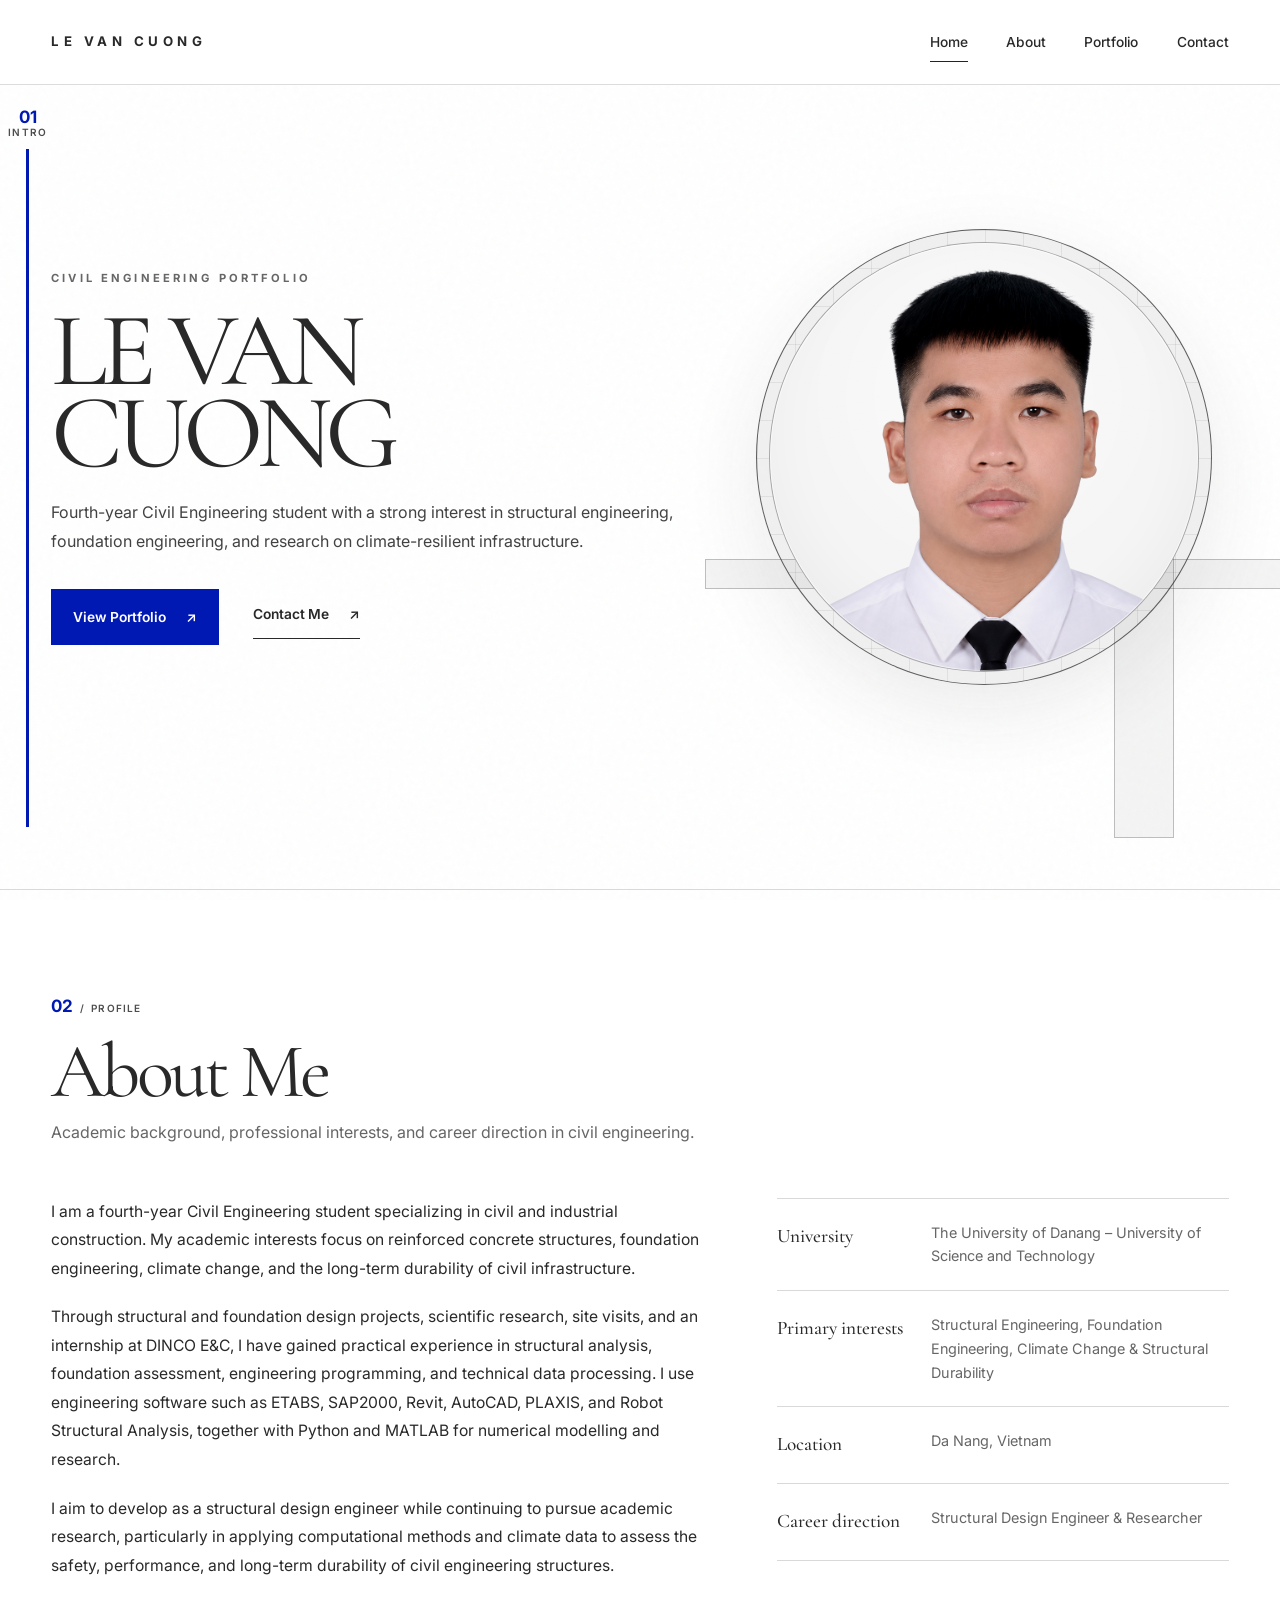
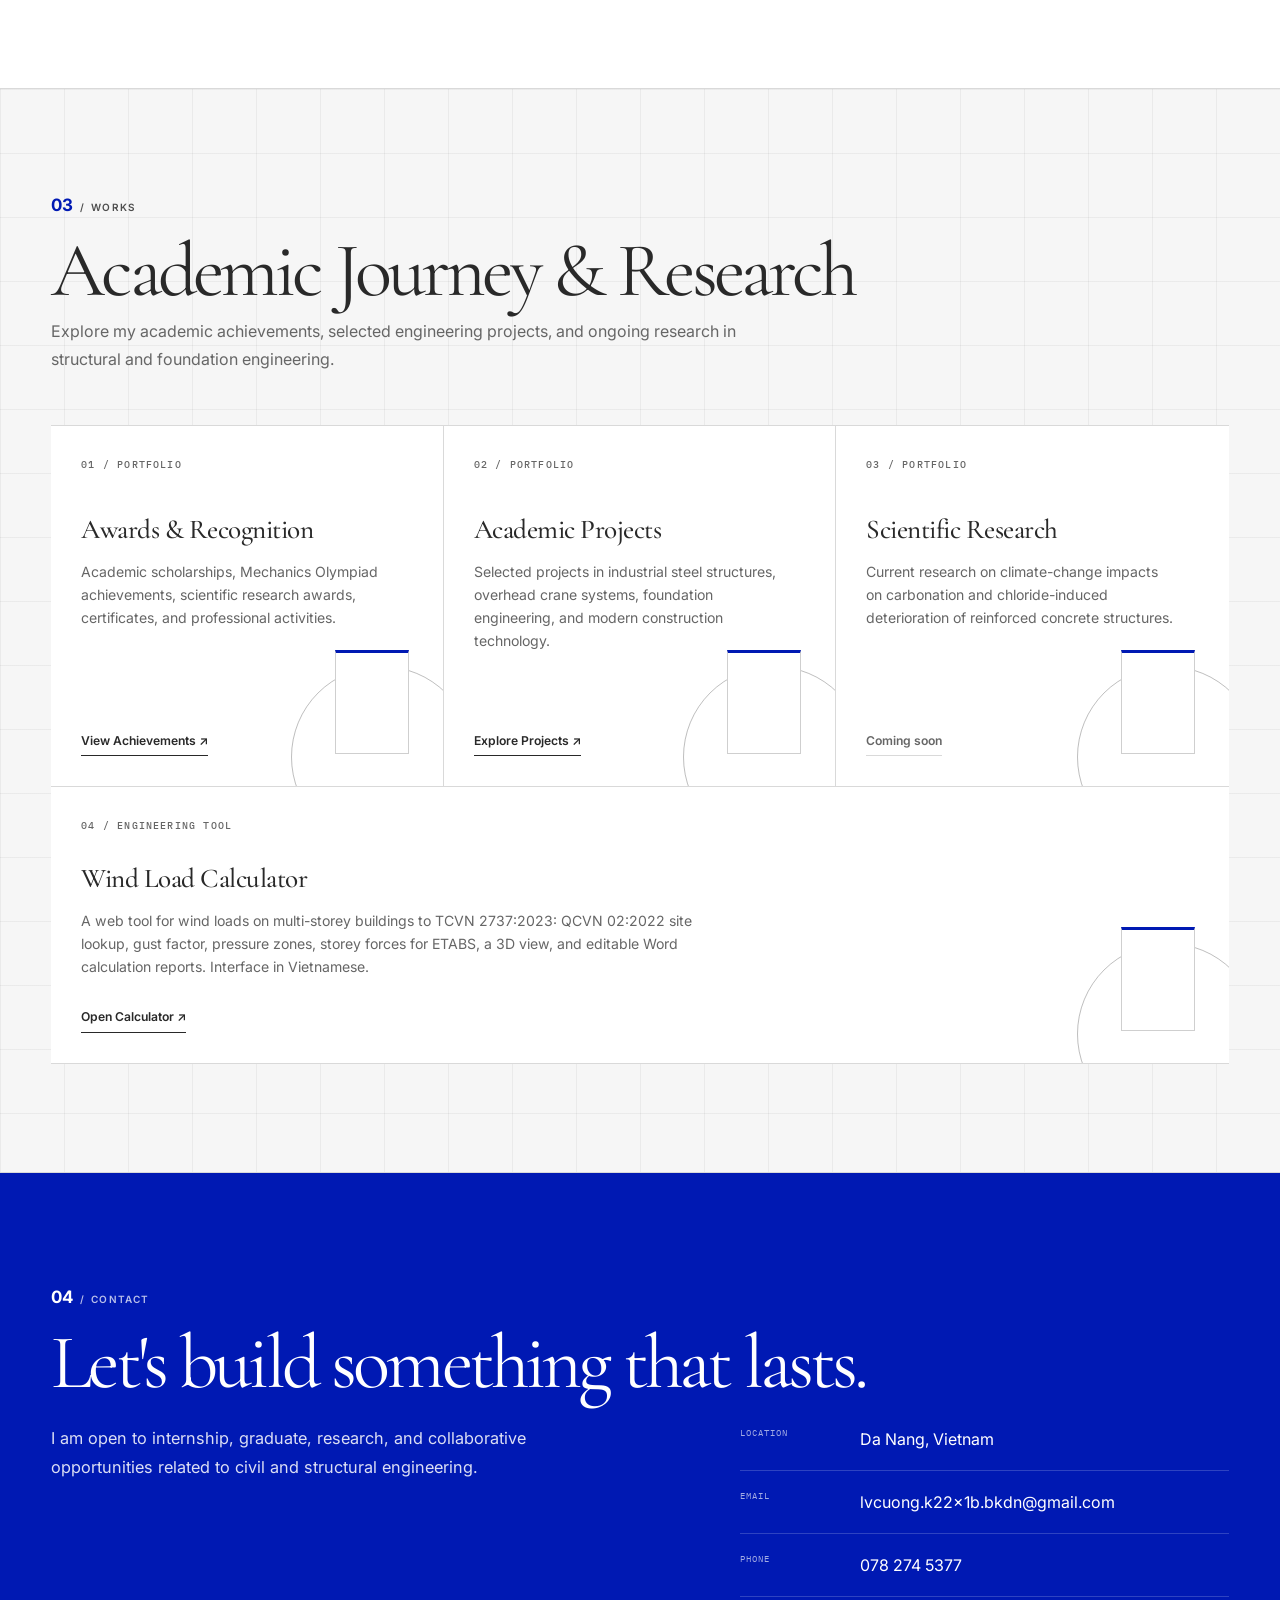
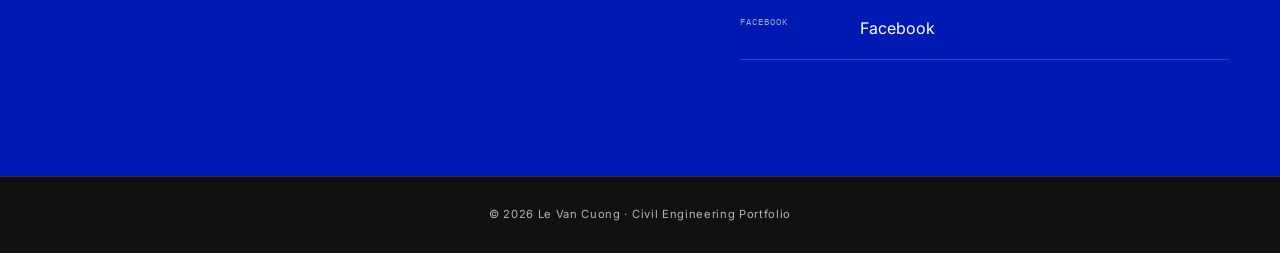
<file: index.html>
<!DOCTYPE html>
<html lang="en">
<head>
<meta charset="UTF-8">
<meta name="viewport" content="width=device-width, initial-scale=1.0">
<meta name="description" content="Civil Engineering portfolio of Le Van Cuong — structural design, foundation engineering, construction, and applied research.">
<meta name="theme-color" content="#ffffff">
<title>Le Van Cuong | Civil Engineering Portfolio</title>
<link rel="preconnect" href="https://fonts.googleapis.com">
<link rel="preconnect" href="https://fonts.gstatic.com" crossorigin>
<link href="https://fonts.googleapis.com/css2?family=Cormorant+Garamond:wght@400;500;600&family=IBM+Plex+Mono:wght@400;500&family=Inter:wght@400;500;600;700&display=swap" rel="stylesheet">
<style>
:root{
  --accent:#0019b3;--accent-deep:#00128a;
  --paper:#ffffff;
  --paper-deep:#f6f6f6;
  --ink:#292929;
  --muted:#666666;
  --sage:#666666;
  --steel:#4d4d4d;
  --line:#d9d9d9;
  --white:#ffffff;
  --dark:#181818;
  --dark-deep:#111111;
  --serif:"Cormorant Garamond",Georgia,"Times New Roman",serif;
  --sans:"Inter",Arial,sans-serif;
  --mono:"IBM Plex Mono",monospace;
  --shadow:0 22px 70px rgba(48,48,48,.08);
  --ease-out:cubic-bezier(.22,1,.36,1);
}

*{box-sizing:border-box}
html{scroll-behavior:smooth;scroll-padding-top:84px}
body{
  margin:0;
  background:
    radial-gradient(circle at 18% 4%,rgba(255,255,255,.74),transparent 28rem),
    var(--paper);
  color:var(--ink);
  font-family:var(--sans);
  line-height:1.75;
}
body::before{
  position:fixed;
  inset:0;
  z-index:-1;
  content:"";
  pointer-events:none;
  opacity:.17;
  background-image:url("data:image/svg+xml,%3Csvg viewBox='0 0 180 180' xmlns='http://www.w3.org/2000/svg'%3E%3Cfilter id='n'%3E%3CfeTurbulence type='fractalNoise' baseFrequency='.9' numOctaves='3' stitchTiles='stitch'/%3E%3C/filter%3E%3Crect width='100%25' height='100%25' filter='url(%23n)' opacity='.16'/%3E%3C/svg%3E");
}
a{color:inherit}
a:focus-visible,button:focus-visible{outline:2px solid var(--steel);outline-offset:5px}
.container{width:min(1180px,calc(100% - 8vw));margin:auto}

header{
  position:sticky;
  top:0;
  z-index:10;
  background:rgba(255,255,255,.88);
  border-bottom:1px solid rgba(217,217,217,.9);
  -webkit-backdrop-filter:blur(16px);
  backdrop-filter:blur(16px);
}
.nav{height:84px;display:flex;align-items:center;justify-content:space-between}
.brand{
  text-decoration:none;
  color:var(--ink);
  font-size:.83rem;
  font-weight:700;
  letter-spacing:.34em;
}
.links{display:flex;gap:clamp(24px,3vw,52px)}
.links a{
  position:relative;
  text-decoration:none;
  font-size:.86rem;
  font-weight:500;
}
.links a::after{
  position:absolute;
  right:0;
  bottom:-8px;
  left:0;
  height:1px;
  content:"";
  background:var(--accent);
  transform:scaleX(0);
  transform-origin:left;
  transition:transform .2s ease;
}
.links a:hover::after,.links a[aria-current="page"]::after{transform:scaleX(1)}
.menu{
  display:none;
  width:44px;
  height:44px;
  border:1px solid var(--line);
  background:transparent;
  color:var(--ink);
  font-size:1.3rem;
  cursor:pointer;
}

.hero{
  position:relative;
  min-height:650px;
  display:grid;
  align-items:start;
  justify-items:center;
  overflow:hidden;
  color:var(--ink);
  border-bottom:1px solid var(--line);
}
.hero::before{
  position:absolute;
  top:64px;
  bottom:62px;
  left:max(2vw,24px);
  width:3px;
  content:"";
  background:var(--accent);
}
.hero-section-label{
  position:absolute;
  top:24px;
  left:calc(max(2vw,24px) - 28px);
  width:60px;
  display:flex;
  flex-direction:column;
  align-items:center;
  gap:1px;
  text-align:center;
  line-height:1;
  pointer-events:none;
}
.hero-section-label .section-number,
.section-label .section-number{
  color:var(--accent);
  font-family:var(--sans);
  font-size:17px;
  font-weight:700;
  letter-spacing:0;
  line-height:1;
}
.hero-section-label .section-name,
.section-label .section-name{
  color:var(--steel);
  font-family:var(--sans);
  font-size:10px;
  font-weight:600;
  letter-spacing:.12em;
  line-height:1;
  text-transform:uppercase;
}
.section-label{
  display:flex;
  align-items:baseline;
  gap:7px;
  white-space:nowrap;
}
.section-label .section-divider{
  color:var(--steel);
  font-family:var(--sans);
  font-size:10px;
  font-weight:600;
  letter-spacing:0;
  line-height:1;
}
.hero-grid{
  display:grid;
  grid-template-columns:minmax(0,1.12fr) minmax(410px,.88fr);
  gap:clamp(44px,5vw,74px);
  align-items:center;
  padding:36px 0 96px;
}
.eyebrow,.section-kicker{
  margin:0 0 22px;
  color:var(--sage);
  font-family:var(--sans);
  font-size:.7rem;
  font-weight:700;
  letter-spacing:.28em;
  text-transform:uppercase;
}
h1{
  max-width:760px;
  margin:8px 0 24px;
  font-family:var(--serif);
  font-size:clamp(5rem,8.2vw,8rem);
  font-weight:400;
  letter-spacing:-.065em;
  line-height:.78;
}
.lead{
  max-width:700px;
  margin:0;
  color:#424242;
  font-size:1rem;
  line-height:1.8;
}
.actions{display:flex;gap:34px;align-items:center;margin-top:34px}
.btn{
  min-height:56px;
  padding:0 22px;
  display:inline-flex;
  align-items:center;
  justify-content:center;
  gap:20px;
  border-radius:0;
  text-decoration:none;
  font-size:.86rem;
  font-weight:600;
  transition:background .18s ease,color .18s ease,transform .18s ease;
}
.btn::after{content:"↗";transition:transform .18s ease}
.btn:hover::after{transform:translate(4px,-4px)}
.btn-primary{background:var(--accent);color:var(--white)}
.btn-primary:hover{background:var(--accent-deep);transform:translateY(-2px)}
.btn-outline{
  min-height:44px;
  padding:0 0 5px;
  border-bottom:1px solid var(--ink);
  color:var(--ink);
}
.btn-outline:hover{color:var(--steel)}

.portrait{
  position:relative;
  width:min(100%,456px);
  aspect-ratio:1;
  margin:auto;
  padding:12px;
  display:grid;
  place-items:center;
  overflow:visible;
  isolation:isolate;
  border:1px solid rgba(41,41,41,.72);
  border-radius:50%;
  background:
    linear-gradient(rgba(41,41,41,.08) 1px,transparent 1px),
    linear-gradient(90deg,rgba(41,41,41,.08) 1px,transparent 1px),
    rgba(214,214,214,.36);
  background-size:38px 38px;
  box-shadow:0 26px 78px rgba(48,48,48,.09);
}
.portrait::before,.portrait::after{
  position:absolute;
  z-index:-1;
  content:"";
  border:1px solid rgba(41,41,41,.26);
}
.portrait::before{width:134%;height:28px;right:-23%;bottom:21%;background:rgba(41,41,41,.05)}
.portrait::after{width:58px;height:82%;right:8%;bottom:-34%;background:rgba(41,41,41,.05)}
.portrait-frame{
  position:relative;
  width:100%;
  height:100%;
  padding:28px;
  display:flex;
  flex-direction:column;
  align-items:center;
  justify-content:center;
  overflow:hidden;
  border:1px solid rgba(41,41,41,.38);
  border-radius:50%;
  background:
    radial-gradient(circle at 50% 36%,rgba(255,255,255,.7),transparent 52%),
    var(--paper-deep);
  text-align:center;
}
.portrait-frame::after{
  position:absolute;
  z-index:3;
  inset:0;
  content:"";
  pointer-events:none;
  border-radius:50%;
  box-shadow:
    inset 0 0 0 1px rgba(255,255,255,.52),
    inset 0 -28px 56px rgba(24,24,24,.035);
}
.portrait-photo{
  position:absolute;
  z-index:2;
  inset:0;
  width:100%;
  height:100%;
  opacity:1;
  object-fit:cover;
  /*
    profile.png is 1024 × 1536 (2:3). A 10% vertical focus keeps
    comfortable space above the hair when it is cropped into this 1:1 frame.
  */
  object-position:50% 10%;
  mix-blend-mode:multiply;
  filter:saturate(.84) contrast(1.025) brightness(.995);
}

section{padding:108px 0}
.section-title{
  margin:0 0 10px;
  color:var(--ink);
  font-family:var(--serif);
  font-size:clamp(3.2rem,6vw,5.6rem);
  font-weight:400;
  letter-spacing:-.05em;
  line-height:.92;
}
.section-sub{max-width:700px;margin:0 0 52px;color:var(--muted)}
.about-grid{
  display:grid;
  grid-template-columns:minmax(0,1.18fr) minmax(340px,.82fr);
  gap:clamp(46px,6vw,78px);
  align-items:start;
}
.about-copy{font-size:.98rem;line-height:1.82}
.about-copy p{margin:0 0 1.25rem}
.about-copy p:last-child{margin-bottom:0}
.info-list{display:grid;border-top:1px solid var(--line)}
.info{
  padding:22px 0;
  display:grid;
  grid-template-columns:136px minmax(0,1fr);
  gap:18px;
  border-bottom:1px solid var(--line);
  color:var(--muted);
  font-size:.9rem;
  line-height:1.65;
}
.info b{
  display:block;
  color:var(--ink);
  font-family:var(--serif);
  font-size:1.2rem;
  font-weight:500;
}
.info span{
  min-width:0;
  overflow-wrap:break-word;
}

.portfolio-section{
  background:
    linear-gradient(rgba(41,41,41,.055) 1px,transparent 1px),
    linear-gradient(90deg,rgba(41,41,41,.055) 1px,transparent 1px),
    var(--paper-deep);
  background-size:64px 64px;
  border-top:1px solid var(--line);
  border-bottom:1px solid var(--line);
}
.cards{
  display:grid;
  grid-template-columns:repeat(3,1fr);
  border-top:1px solid var(--line);
  border-bottom:1px solid var(--line);
}
.card{
  position:relative;
  min-height:360px;
  padding:30px;
  display:flex;
  flex-direction:column;
  overflow:hidden;
  border:0;
  border-right:1px solid var(--line);
  border-radius:0;
  background:var(--white);
  box-shadow:none;
  transition:background .22s ease,transform .22s ease;
}
.card:last-child{border-right:0}
.card:nth-child(3){border-right:0}
.card.card--wide{grid-column:1/-1;min-height:250px;border-top:1px solid var(--line)}
.card.card--wide h3{margin-top:30px}
.card.card--wide p{max-width:620px}
@media(max-width:900px){.card.card--wide{border-top:0}}
.card::before{
  position:absolute;
  right:-30px;
  bottom:-62px;
  width:180px;
  height:180px;
  content:"";
  border:1px solid rgba(41,41,41,.3);
  border-radius:50%;
  transition:transform .35s ease;
}
.card::after{
  position:absolute;
  right:34px;
  bottom:32px;
  width:72px;
  height:100px;
  content:"";
  border:1px solid #cfcfcf;
  border-top:3px solid var(--accent);
  background:var(--white);
}
.card:hover{z-index:2;background:var(--white);transform:translateY(-6px)}
.card:hover::before{transform:scale(1.08)}
.card .num{
  position:relative;
  z-index:1;
  font-family:var(--mono);
  font-size:.62rem;
  font-weight:500;
  letter-spacing:.12em;
  color:var(--sage);
}
.card h3{
  position:relative;
  z-index:1;
  max-width:none;
  margin:42px 0 15px;
  color:var(--ink);
  font-family:var(--serif);
  font-size:clamp(1.7rem,1.95vw,2rem);
  font-weight:500;
  line-height:1.08;
  letter-spacing:-.018em;
  white-space:nowrap;
}
.card p{
  position:relative;
  z-index:1;
  max-width:310px;
  margin:0 0 28px;
  color:var(--muted);
  font-size:.88rem;
  line-height:1.65;
}
.card a{
  position:relative;
  z-index:2;
  align-self:flex-start;
  margin-top:auto;
  padding-bottom:4px;
  border-bottom:1px solid var(--ink);
  text-decoration:none;
  color:var(--ink);
  font-size:.76rem;
  font-weight:600;
}
.card a::after{content:" ↗";transition:margin .18s ease}
.card a:hover::after{margin-left:5px}
.card .disabled-link{
  position:relative;
  z-index:2;
  align-self:flex-start;
  margin-top:auto;
  padding-bottom:4px;
  border-bottom:1px solid var(--line);
  color:var(--muted);
  font-size:.76rem;
  font-weight:600;
  cursor:not-allowed;
}

.contact{
  padding:116px 0;
  background:var(--accent);
  color:var(--white);
}
.contact .section-kicker{color:rgba(255,255,255,.72)}
.contact .section-label .section-number{color:var(--white)}
.contact .section-label .section-name,.contact .section-label .section-divider{color:rgba(255,255,255,.72)}
.contact .section-title{color:var(--white)}
.contact-grid{display:grid;grid-template-columns:1.08fr .92fr;gap:clamp(50px,9vw,130px)}
.contact-grid>div:first-child p{max-width:530px;color:rgba(255,255,255,.86);font-size:1.02rem}
.contact-item{
  padding:17px 0;
  display:grid;
  grid-template-columns:100px 1fr;
  gap:20px;
  border-bottom:1px solid rgba(255,255,255,.18);
  overflow-wrap:anywhere;
}
.contact-item span{
  display:block;
  color:rgba(255,255,255,.64);
  font-family:var(--mono);
  font-size:.59rem;
  letter-spacing:.11em;
  text-transform:uppercase;
}
.contact-item a{text-decoration:none}
.contact-item a:hover{color:rgba(255,255,255,.75)}
footer{
  background:var(--dark-deep);
  color:#b5b5b5;
  text-align:center;
  padding:28px;
  border-top:1px solid rgba(255,255,255,.13);
  font-size:.7rem;
  letter-spacing:.06em;
}

@keyframes reveal{
  from{opacity:0;transform:translateY(18px)}
  to{opacity:1;transform:translateY(0)}
}
.hero-grid>div:first-child{animation:reveal .75s var(--ease-out) both}
.portrait{animation:reveal .92s .12s var(--ease-out) both}
.reveal-item{
  opacity:0;
  transform:translateY(18px);
  transition:opacity .68s var(--ease-out) var(--reveal-delay,0ms),transform .68s var(--ease-out) var(--reveal-delay,0ms);
}
.reveal-item.is-visible{
  opacity:1;
  transform:translateY(0);
}

@media(max-width:900px){
  .links{
    position:absolute;
    top:84px;
    right:0;
    left:0;
    padding:24px 8vw 30px;
    display:none;
    flex-direction:column;
    gap:18px;
    background:rgba(255,255,255,.98);
    border-bottom:1px solid var(--line);
  }
  .links.open{display:flex}
  .menu{display:grid;place-items:center}
  .hero{align-items:center}
  .hero-grid{grid-template-columns:1fr;gap:68px;padding:78px 0}
  .portrait{width:min(76vw,420px)}
  .about-grid,.contact-grid{grid-template-columns:1fr}
  .cards{grid-template-columns:1fr}
  .card{min-height:300px;border-right:0;border-bottom:1px solid var(--line)}
  .card:last-child{border-bottom:0}
  .card h3{font-size:2rem}
}

@media(max-width:1100px) and (min-width:901px){
  .card h3{
    font-size:1.72rem;
    white-space:normal;
  }
}

@media(max-width:600px){
  .container{width:calc(100% - 32px)}
  html{scroll-padding-top:72px}
  .nav{height:72px}
  .links{top:72px;padding-right:16px;padding-left:16px}
  .brand{max-width:160px;font-size:.72rem;line-height:1.5}
  .hero{min-height:auto}
  .hero::before,.hero-section-label{display:none}
  .hero-grid{padding:68px 0 70px}
  h1{font-size:clamp(4.3rem,22vw,6.2rem)}
  .lead{font-size:.94rem}
  .actions{align-items:flex-start;flex-direction:column;gap:18px}
  .portrait{width:min(84vw,350px)}
  section{padding:78px 0}
  .section-sub{margin-bottom:38px}
  .card{padding-right:24px;padding-left:24px}
  .card h3{font-size:1.85rem;white-space:normal}
  .info{grid-template-columns:1fr;gap:4px}
  .about-copy{font-size:.94rem;line-height:1.78}
  .contact{padding:84px 0}
  .contact-item{grid-template-columns:1fr;gap:5px}
}

@media(prefers-reduced-motion:reduce){
  html{scroll-behavior:auto}
  *,*::before,*::after{
    animation-duration:.01ms!important;
    animation-iteration-count:1!important;
    transition-duration:.01ms!important;
  }
}
</style>
</head>
<body>
<header>
  <div class="container nav">
    <a class="brand" href="#home" aria-label="Le Van Cuong — home">LE VAN CUONG</a>
    <button class="menu" id="menuBtn" type="button" aria-label="Open navigation" aria-expanded="false" aria-controls="navLinks">☰</button>
    <nav class="links" id="navLinks" aria-label="Main navigation">
      <a href="#home">Home</a>
      <a href="#about">About</a>
      <a href="#portfolio">Portfolio</a>
      <a href="#contact">Contact</a>
    </nav>
  </div>
</header>

<main>
  <section class="hero" id="home">
    <div class="hero-section-label" aria-hidden="true">
      <span class="section-number">01</span>
      <span class="section-name">INTRO</span>
    </div>
    <div class="container hero-grid">
      <div>
        <div class="eyebrow">Civil Engineering Portfolio</div>
        <h1>LE VAN<br>CUONG</h1>
        <p class="lead">Fourth-year Civil Engineering student with a strong interest in structural engineering, foundation engineering, and research on climate-resilient infrastructure.</p>
        <div class="actions">
          <a class="btn btn-primary" href="#portfolio">View Portfolio</a>
          <a class="btn btn-outline" href="#contact">Contact Me</a>
        </div>
      </div>
      <div class="portrait">
        <div class="portrait-frame">
          <img class="portrait-photo" id="profilePhoto" src="assets/images/people/profile.png" width="1024" height="1536" fetchpriority="high" decoding="async" alt="Portrait of Le Van Cuong">
        </div>
      </div>
    </div>
  </section>

  <section id="about">
    <div class="container">
      <p class="section-kicker section-label">
        <span class="section-number">02</span>
        <span class="section-divider" aria-hidden="true">/</span>
        <span class="section-name">PROFILE</span>
      </p>
      <h2 class="section-title">About Me</h2>
      <p class="section-sub">Academic background, professional interests, and career direction in civil engineering.</p>
      <div class="about-grid">
        <div class="about-copy">
          <p>I am a fourth-year Civil Engineering student specializing in civil and industrial construction. My academic interests focus on reinforced concrete structures, foundation engineering, climate change, and the long-term durability of civil infrastructure.</p>
          <p>Through structural and foundation design projects, scientific research, site visits, and an internship at DINCO E&amp;C, I have gained practical experience in structural analysis, foundation assessment, engineering programming, and technical data processing. I use engineering software such as ETABS, SAP2000, Revit, AutoCAD, PLAXIS, and Robot Structural Analysis, together with Python and MATLAB for numerical modelling and research.</p>
          <p>I aim to develop as a structural design engineer while continuing to pursue academic research, particularly in applying computational methods and climate data to assess the safety, performance, and long-term durability of civil engineering structures.</p>
        </div>
        <div class="info-list">
          <div class="info"><b>University</b><span>The University of Danang – University of Science and Technology</span></div>
          <div class="info"><b>Primary interests</b><span>Structural Engineering, Foundation Engineering, Climate Change &amp; Structural Durability</span></div>
          <div class="info"><b>Location</b><span>Da Nang, Vietnam</span></div>
          <div class="info"><b>Career direction</b><span>Structural Design Engineer &amp; Researcher</span></div>
        </div>
      </div>
    </div>
  </section>

  <section id="portfolio" class="portfolio-section">
    <div class="container">
      <p class="section-kicker section-label">
        <span class="section-number">03</span>
        <span class="section-divider" aria-hidden="true">/</span>
        <span class="section-name">WORKS</span>
      </p>
      <h2 class="section-title">Academic Journey &amp; Research</h2>
      <p class="section-sub">Explore my academic achievements, selected engineering projects, and ongoing research in structural and foundation engineering.</p>
      <div class="cards">
        <article class="card">
          <div class="num">01 / PORTFOLIO</div>
          <h3>Awards &amp; Recognition</h3>
          <p>Academic scholarships, Mechanics Olympiad achievements, scientific research awards, certificates, and professional activities.</p>
          <a href="awards.html">View Achievements</a>
        </article>
        <article class="card">
          <div class="num">02 / PORTFOLIO</div>
          <h3>Academic Projects</h3>
          <p>Selected projects in industrial steel structures, overhead crane systems, foundation engineering, and modern construction technology.</p>
          <a href="academic-projects.html">Explore Projects</a>
        </article>
        <article class="card">
          <div class="num">03 / PORTFOLIO</div>
          <h3>Scientific Research</h3>
          <p>Current research on climate-change impacts on carbonation and chloride-induced deterioration of reinforced concrete structures.</p>
          <span class="disabled-link" role="link" aria-disabled="true">Coming soon</span>
        </article>
        <article class="card card--wide">
          <div class="num">04 / ENGINEERING TOOL</div>
          <h3>Wind Load Calculator</h3>
          <p>A web tool for wind loads on multi-storey buildings to TCVN 2737:2023: QCVN 02:2022 site lookup, gust factor, pressure zones, storey forces for ETABS, a 3D view, and editable Word calculation reports. Interface in Vietnamese.</p>
          <a href="wind-load/index.html">Open Calculator</a>
        </article>
      </div>
    </div>
  </section>

  <section class="contact" id="contact">
    <div class="container">
      <p class="section-kicker section-label">
        <span class="section-number">04</span>
        <span class="section-divider" aria-hidden="true">/</span>
        <span class="section-name">CONTACT</span>
      </p>
      <h2 class="section-title">Let&apos;s build something that lasts.</h2>
      <div class="contact-grid">
        <div>
          <p>I am open to internship, graduate, research, and collaborative opportunities related to civil and structural engineering.</p>
        </div>
        <div>
          <div class="contact-item"><span>Location</span><div>Da Nang, Vietnam</div></div>
          <div class="contact-item"><span>Email</span><a href="mailto:lvcuong.k22x1b.bkdn@gmail.com">lvcuong.k22x1b.bkdn@gmail.com</a></div>
          <div class="contact-item"><span>Phone</span><a href="tel:+84782745377">078&nbsp;274&nbsp;5377</a></div>
          <div class="contact-item"><span>Facebook</span><a href="https://www.facebook.com/cuong.le.961436" target="_blank" rel="noopener noreferrer">Facebook</a></div>
        </div>
      </div>
    </div>
  </section>
</main>

<footer>© <span id="year"></span> Le Van Cuong · Civil Engineering Portfolio</footer>

<script>
const menuBtn=document.getElementById("menuBtn");
const navLinks=document.getElementById("navLinks");
const desktopQuery=window.matchMedia("(min-width: 901px)");
const closeMenu=()=>{
  navLinks.classList.remove("open");
  menuBtn.setAttribute("aria-expanded","false");
  menuBtn.setAttribute("aria-label","Open navigation");
  menuBtn.textContent="☰";
};
menuBtn.addEventListener("click",event=>{
  event.stopPropagation();
  const isOpen=navLinks.classList.toggle("open");
  menuBtn.setAttribute("aria-expanded",String(isOpen));
  menuBtn.setAttribute("aria-label",isOpen?"Close navigation":"Open navigation");
  menuBtn.textContent=isOpen?"×":"☰";
});
navLinks.addEventListener("click",event=>event.stopPropagation());
document.querySelectorAll("#navLinks a").forEach(link=>link.addEventListener("click",closeMenu));
document.addEventListener("click",()=>{if(navLinks.classList.contains("open"))closeMenu()});
desktopQuery.addEventListener("change",event=>{if(event.matches)closeMenu()});
document.addEventListener("keydown",event=>{if(event.key==="Escape")closeMenu()});

const navAnchors=[...document.querySelectorAll('#navLinks a[href^="#"]')];
const sections=navAnchors.map(a=>document.querySelector(a.getAttribute("href"))).filter(Boolean);
const setActiveNav=id=>{
  navAnchors.forEach(a=>{
    if(a.getAttribute("href")===`#${id}`)a.setAttribute("aria-current","page");
    else a.removeAttribute("aria-current");
  });
};
if(sections.length){
  setActiveNav(sections[0].id);
  const spyObserver=new IntersectionObserver(entries=>{
    entries.forEach(entry=>{
      if(entry.isIntersecting)setActiveNav(entry.target.id);
    });
  },{rootMargin:"-35% 0px -55% 0px",threshold:0});
  sections.forEach(section=>spyObserver.observe(section));
}

const reduceMotion=window.matchMedia("(prefers-reduced-motion: reduce)");
if(!reduceMotion.matches&&"IntersectionObserver"in window){
  const revealTargets=[
    ...document.querySelectorAll("#about .section-kicker, #about .section-title, #about .section-sub, #about .about-copy, #about .info-list"),
    ...document.querySelectorAll("#portfolio .section-kicker, #portfolio .section-title, #portfolio .section-sub"),
    ...document.querySelectorAll("#portfolio .card"),
    ...document.querySelectorAll("#contact .section-kicker, #contact .section-title, #contact .contact-grid > div")
  ];
  document.querySelectorAll("#portfolio .card").forEach((el,i)=>el.style.setProperty("--reveal-delay",`${i*80}ms`));
  const revealObserver=new IntersectionObserver((entries,obs)=>{
    entries.forEach(entry=>{
      if(entry.isIntersecting){
        entry.target.classList.add("is-visible");
        obs.unobserve(entry.target);
      }
    });
  },{threshold:.12,rootMargin:"0px 0px -36px 0px"});
  revealTargets.forEach(el=>{
    if(el.getBoundingClientRect().top<window.innerHeight*.92){
      el.classList.add("is-visible");
    }else{
      el.classList.add("reveal-item");
      revealObserver.observe(el);
    }
  });
}

document.getElementById("year").textContent=new Date().getFullYear();
</script>
</body>
</html>
</file>
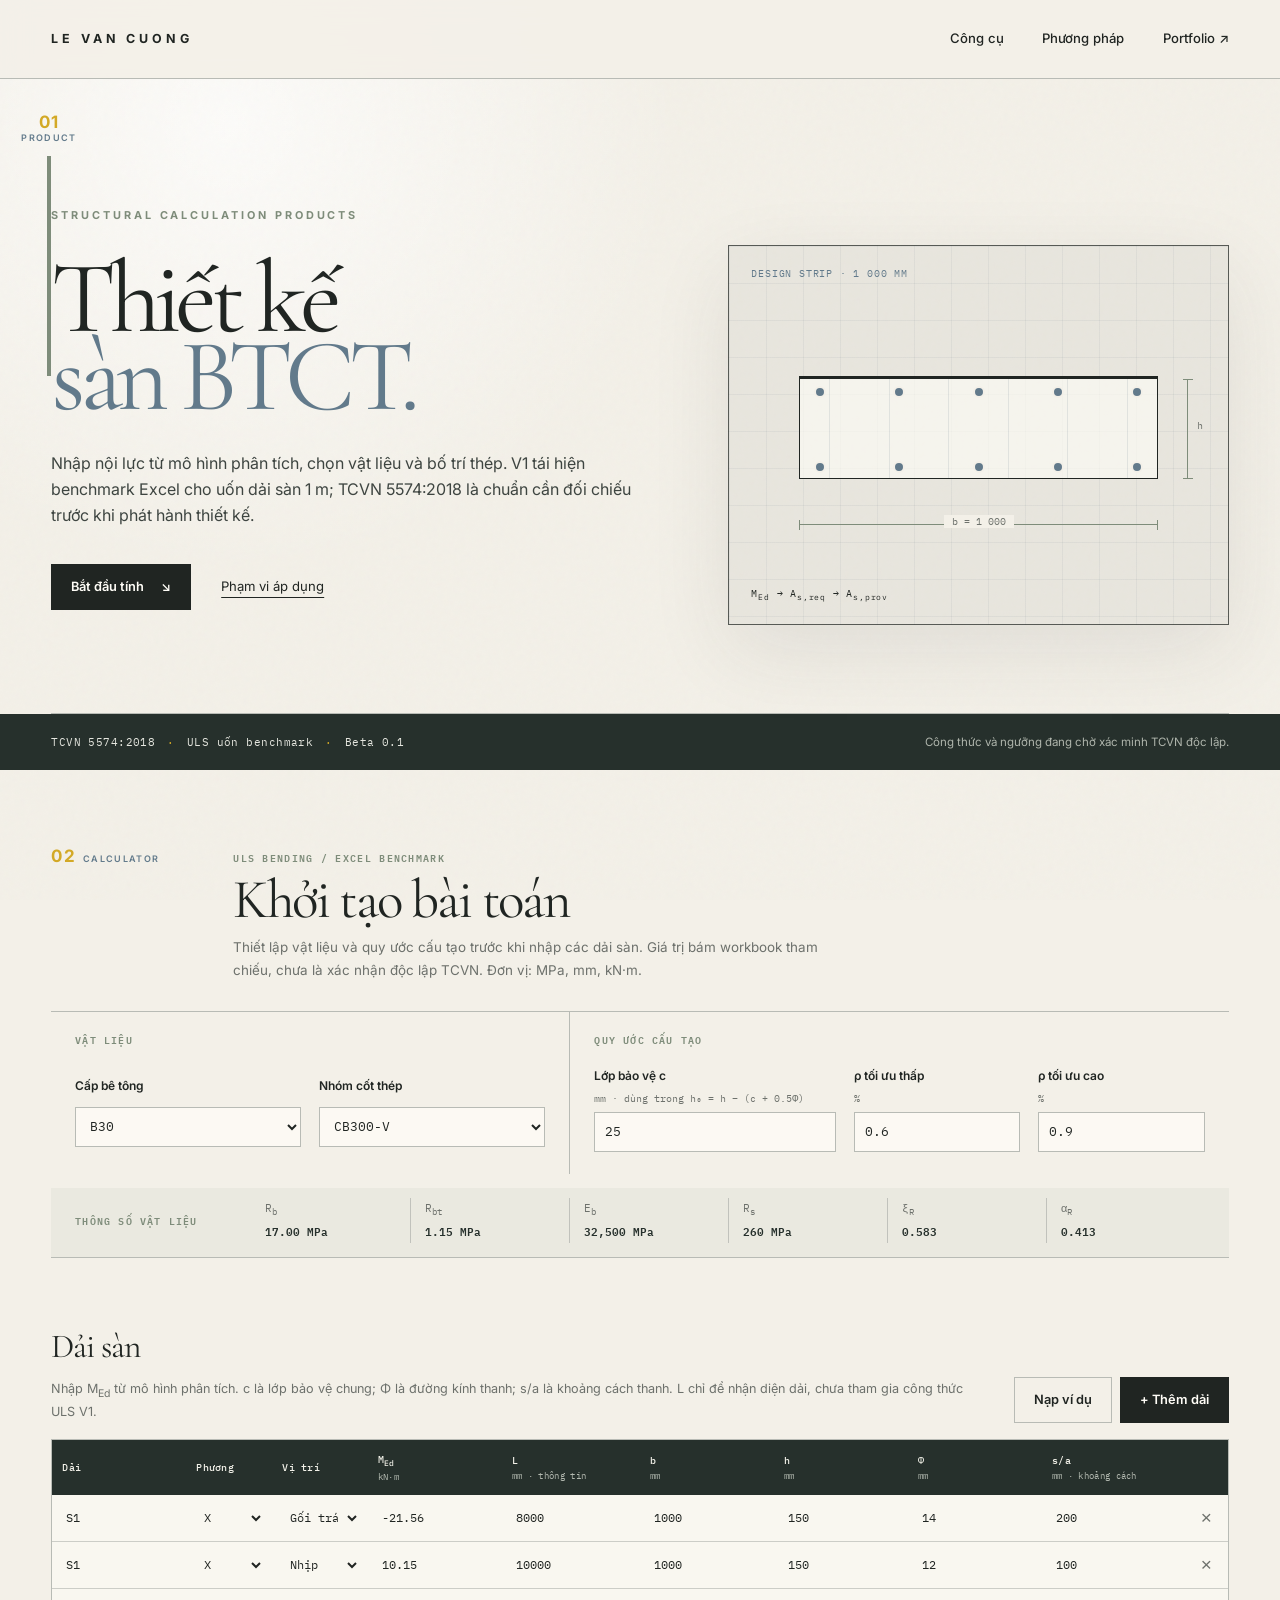
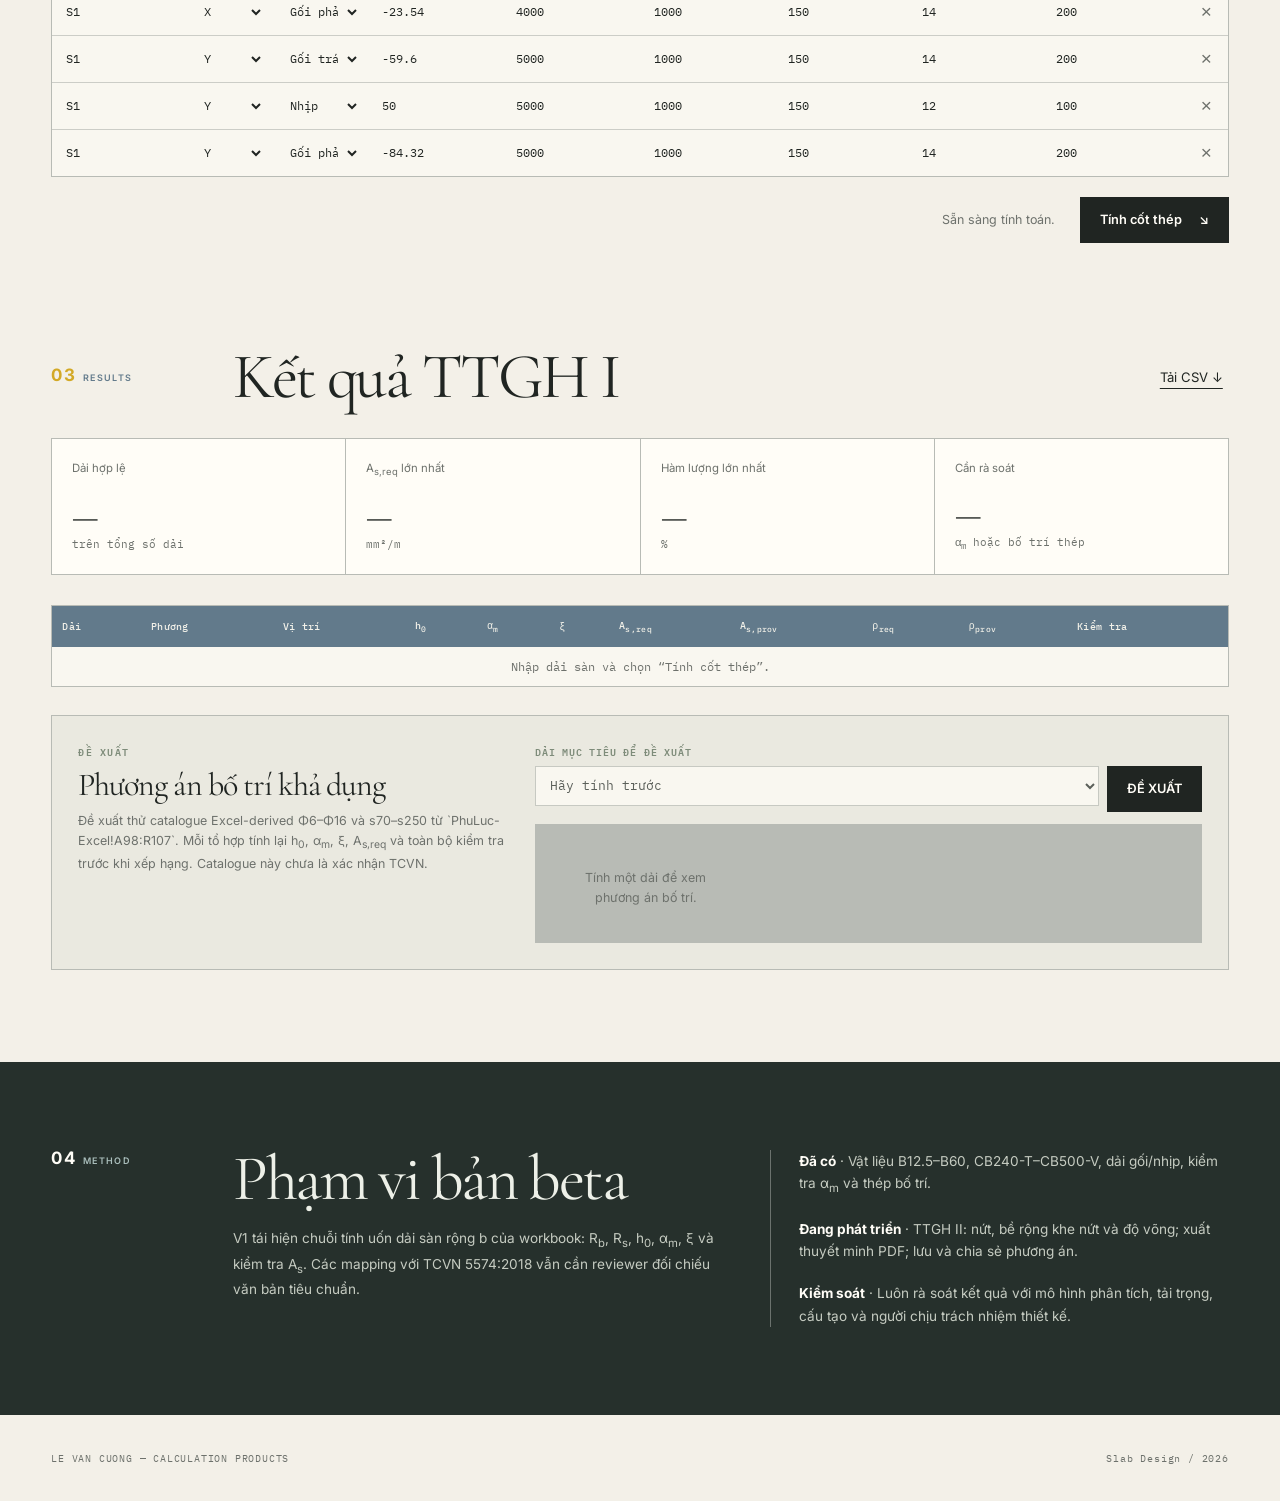
<file: slab-design/index.html>
<!doctype html>
<html lang="vi">
<head>
  <meta charset="UTF-8">
  <meta name="viewport" content="width=device-width, initial-scale=1.0">
  <meta name="description" content="Công cụ benchmark ULS uốn dải sàn 1 m theo workbook tham chiếu; các yêu cầu TCVN 5574:2018 còn cần xác minh.">
  <meta name="theme-color" content="#f3f0e8">
  <title>Slab Design | Le Van Cuong</title>
  <link rel="preconnect" href="https://fonts.googleapis.com">
  <link rel="preconnect" href="https://fonts.gstatic.com" crossorigin>
  <link href="https://fonts.googleapis.com/css2?family=Cormorant+Garamond:wght@400;500;600&family=IBM+Plex+Mono:wght@400;500&family=Inter:wght@400;500;600;700&display=swap" rel="stylesheet">
  <link rel="stylesheet" href="styles.css">
  <link rel="stylesheet" href="calculator-refinement.css">
</head>
<body>
  <a class="skip-link" href="#calculator">Bỏ qua đến công cụ tính</a>
  <header>
    <nav class="nav container" aria-label="Điều hướng chính">
      <a class="brand" href="../index.html">LE VAN CUONG</a>
      <div class="nav-links">
        <a href="#calculator">Công cụ</a>
        <a href="#method">Phương pháp</a>
        <a href="../index.html">Portfolio ↗</a>
      </div>
    </nav>
  </header>

  <main>
    <section class="hero container">
      <div class="section-marker"><b>01</b><span>PRODUCT</span></div>
      <p class="eyebrow">Structural calculation products</p>
      <div class="hero-layout">
        <div>
          <h1>Thiết kế<br><em>sàn BTCT.</em></h1>
          <p class="lead">Nhập nội lực từ mô hình phân tích, chọn vật liệu và bố trí thép. V1 tái hiện benchmark Excel cho uốn dải sàn 1&nbsp;m; TCVN&nbsp;5574:2018 là chuẩn cần đối chiếu trước khi phát hành thiết kế.</p>
          <div class="hero-actions">
            <a class="button primary" href="#calculator">Bắt đầu tính <span>↘</span></a>
            <a class="text-link" href="#method">Phạm vi áp dụng</a>
          </div>
        </div>
        <aside class="hero-drawing" aria-label="Sơ đồ dải sàn minh họa">
          <div class="drawing-label">DESIGN STRIP · 1 000 MM</div>
          <div class="slab-top"></div>
          <div class="slab-body"><i></i><i></i><i></i><i></i><i></i><i></i></div>
          <div class="rebar top-rebar"><i></i><i></i><i></i><i></i><i></i></div>
          <div class="rebar bottom-rebar"><i></i><i></i><i></i><i></i><i></i></div>
          <div class="dimension horizontal"><span>b = 1 000</span></div>
          <div class="dimension vertical"><span>h</span></div>
          <div class="drawing-foot">M<sub>Ed</sub> → A<sub>s,req</sub> → A<sub>s,prov</sub></div>
        </aside>
      </div>
    </section>

    <section class="project-bar">
      <div class="container project-bar-inner">
        <span>TCVN 5574:2018</span><span class="dot">·</span><span>ULS uốn benchmark</span><span class="dot">·</span><span>Beta 0.1</span>
        <span class="project-note">Công thức và ngưỡng đang chờ xác minh TCVN độc lập.</span>
      </div>
    </section>

    <section id="calculator" class="calculator container">
      <div class="section-head">
        <div class="section-label"><b>02</b><span>CALCULATOR</span></div>
        <div><p class="section-kicker">ULS BENDING / EXCEL BENCHMARK</p><h2>Khởi tạo bài toán</h2><p>Thiết lập vật liệu và quy ước cấu tạo trước khi nhập các dải sàn. Giá trị bám workbook tham chiếu, chưa là xác nhận độc lập TCVN. Đơn vị: MPa, mm, kN·m.</p></div>
      </div>

      <form id="slab-form" novalidate>
        <div class="settings-grid">
          <div class="setup-controls">
            <fieldset class="material-fields" aria-label="Vật liệu">
              <p class="group-title">Vật liệu</p>
              <label>Cấp bê tông
                <select id="concrete" name="concrete" aria-label="Cấp bê tông"></select>
              </label>
              <label>Nhóm cốt thép
                <select id="steel" name="steel" aria-label="Nhóm cốt thép"></select>
              </label>
            </fieldset>
            <fieldset class="detailing-fields" aria-label="Quy ước cấu tạo">
              <p class="group-title">Quy ước cấu tạo</p>
              <label>Lớp bảo vệ c <small>mm · dùng trong h₀ = h − (c + 0.5Φ)</small><input id="cover" name="cover" type="number" inputmode="decimal" min="10" max="100" step="1" value="25"></label>
              <label>ρ tối ưu thấp <small>%</small><input id="rho-min" name="rho-opt-min" autocomplete="off" type="number" inputmode="decimal" min="0.1" max="5" step="0.1" value="0.6"></label>
              <label>ρ tối ưu cao <small>%</small><input id="rho-max-opt" name="rho-opt-max" autocomplete="off" type="number" inputmode="decimal" min="0.1" max="5" step="0.1" value="0.9"></label>
            </fieldset>
          </div>
          <section class="formula-card" aria-labelledby="material-stats-title">
            <p id="material-stats-title" class="formula-label">Thông số vật liệu</p>
            <dl id="material-summary"></dl>
          </section>
        </div>

        <div class="table-toolbar">
          <div><h3>Dải sàn</h3><p>Nhập M<sub>Ed</sub> từ mô hình phân tích. c là lớp bảo vệ chung; Φ là đường kính thanh; s/a là khoảng cách thanh. L chỉ để nhận diện dải, chưa tham gia công thức ULS V1.</p></div>
          <div class="toolbar-actions"><button type="button" class="button secondary" id="load-example">Nạp ví dụ</button><button type="button" class="button primary" id="add-row">+ Thêm dải</button></div>
        </div>

        <div class="table-wrap">
          <table>
            <thead><tr><th>Dải</th><th>Phương</th><th>Vị trí</th><th>M<sub>Ed</sub><small>kN·m</small></th><th>L<small>mm · thông tin</small></th><th>b<small>mm</small></th><th>h<small>mm</small></th><th>Φ<small>mm</small></th><th>s/a<small>mm · khoảng cách</small></th><th aria-label="Xóa"></th></tr></thead>
            <tbody id="strip-body"></tbody>
          </table>
        </div>

        <div class="calculate-row"><p id="form-message" role="status">Sẵn sàng tính toán.</p><button type="submit" class="button primary">Tính cốt thép <span>↘</span></button></div>
      </form>

      <section class="results" aria-live="polite">
        <div class="results-head"><div class="section-label"><b>03</b><span>RESULTS</span></div><h2>Kết quả TTGH I</h2><button id="export-csv" class="text-button" type="button">Tải CSV ↓</button></div>
        <div class="metrics" id="metrics">
          <article><span>Dải hợp lệ</span><strong>—</strong><small>trên tổng số dải</small></article>
          <article><span>A<sub>s,req</sub> lớn nhất</span><strong>—</strong><small>mm²/m</small></article>
          <article><span>Hàm lượng lớn nhất</span><strong>—</strong><small>%</small></article>
          <article><span>Cần rà soát</span><strong>—</strong><small>α<sub>m</sub> hoặc bố trí thép</small></article>
        </div>
        <div class="table-wrap result-table-wrap">
          <table class="result-table">
            <thead><tr><th>Dải</th><th>Phương</th><th>Vị trí</th><th>h<sub>0</sub></th><th>α<sub>m</sub></th><th>ξ</th><th>A<sub>s,req</sub></th><th>A<sub>s,prov</sub></th><th>ρ<sub>req</sub></th><th>ρ<sub>prov</sub></th><th>Kiểm tra</th></tr></thead>
          <tbody id="result-body"><tr><td colspan="11" class="empty">Nhập dải sàn và chọn “Tính cốt thép”.</td></tr></tbody>
          </table>
        </div>
        <section class="recommendations" aria-labelledby="recommendation-title">
          <div>
            <p class="section-kicker">ĐỀ XUẤT</p>
            <h3 id="recommendation-title">Phương án bố trí khả dụng</h3>
            <p>Đề xuất thử catalogue Excel-derived Φ6–Φ16 và s70–s250 từ `PhuLuc-Excel!A98:R107`. Mỗi tổ hợp tính lại h<sub>0</sub>, α<sub>m</sub>, ξ, A<sub>s,req</sub> và toàn bộ kiểm tra trước khi xếp hạng. Catalogue này chưa là xác nhận TCVN.</p>
          </div>
          <div>
            <label class="recommendation-target-label" for="recommendation-target">Dải mục tiêu để đề xuất</label>
            <div class="recommendation-controls">
              <select id="recommendation-target" name="recommendation-target" disabled><option>Hãy tính trước</option></select>
              <button id="recommendation-button" class="button primary" type="button" disabled>ĐỀ XUẤT</button>
            </div>
            <div id="recommendation-body" class="recommendation-body"><p class="empty">Tính một dải để xem phương án bố trí.</p></div>
          </div>
        </section>
      </section>
    </section>

    <section id="method" class="method">
      <div class="container method-grid">
        <div class="section-label"><b>04</b><span>METHOD</span></div>
        <div><h2>Phạm vi bản beta</h2><p>V1 tái hiện chuỗi tính uốn dải sàn rộng b của workbook: R<sub>b</sub>, R<sub>s</sub>, h<sub>0</sub>, α<sub>m</sub>, ξ và kiểm tra A<sub>s</sub>. Các mapping với TCVN&nbsp;5574:2018 vẫn cần reviewer đối chiếu văn bản tiêu chuẩn.</p></div>
        <div class="method-list"><p><b>Đã có</b> · Vật liệu B12.5–B60, CB240-T–CB500-V, dải gối/nhịp, kiểm tra α<sub>m</sub> và thép bố trí.</p><p><b>Đang phát triển</b> · TTGH II: nứt, bề rộng khe nứt và độ võng; xuất thuyết minh PDF; lưu và chia sẻ phương án.</p><p><b>Kiểm soát</b> · Luôn rà soát kết quả với mô hình phân tích, tải trọng, cấu tạo và người chịu trách nhiệm thiết kế.</p></div>
      </div>
    </section>
  </main>
  <footer class="container"><span>LE VAN CUONG — CALCULATION PRODUCTS</span><span>Slab Design / 2026</span></footer>
  <script src="engine.js"></script>
  <script src="app.js"></script>
</body>
</html>
</file>
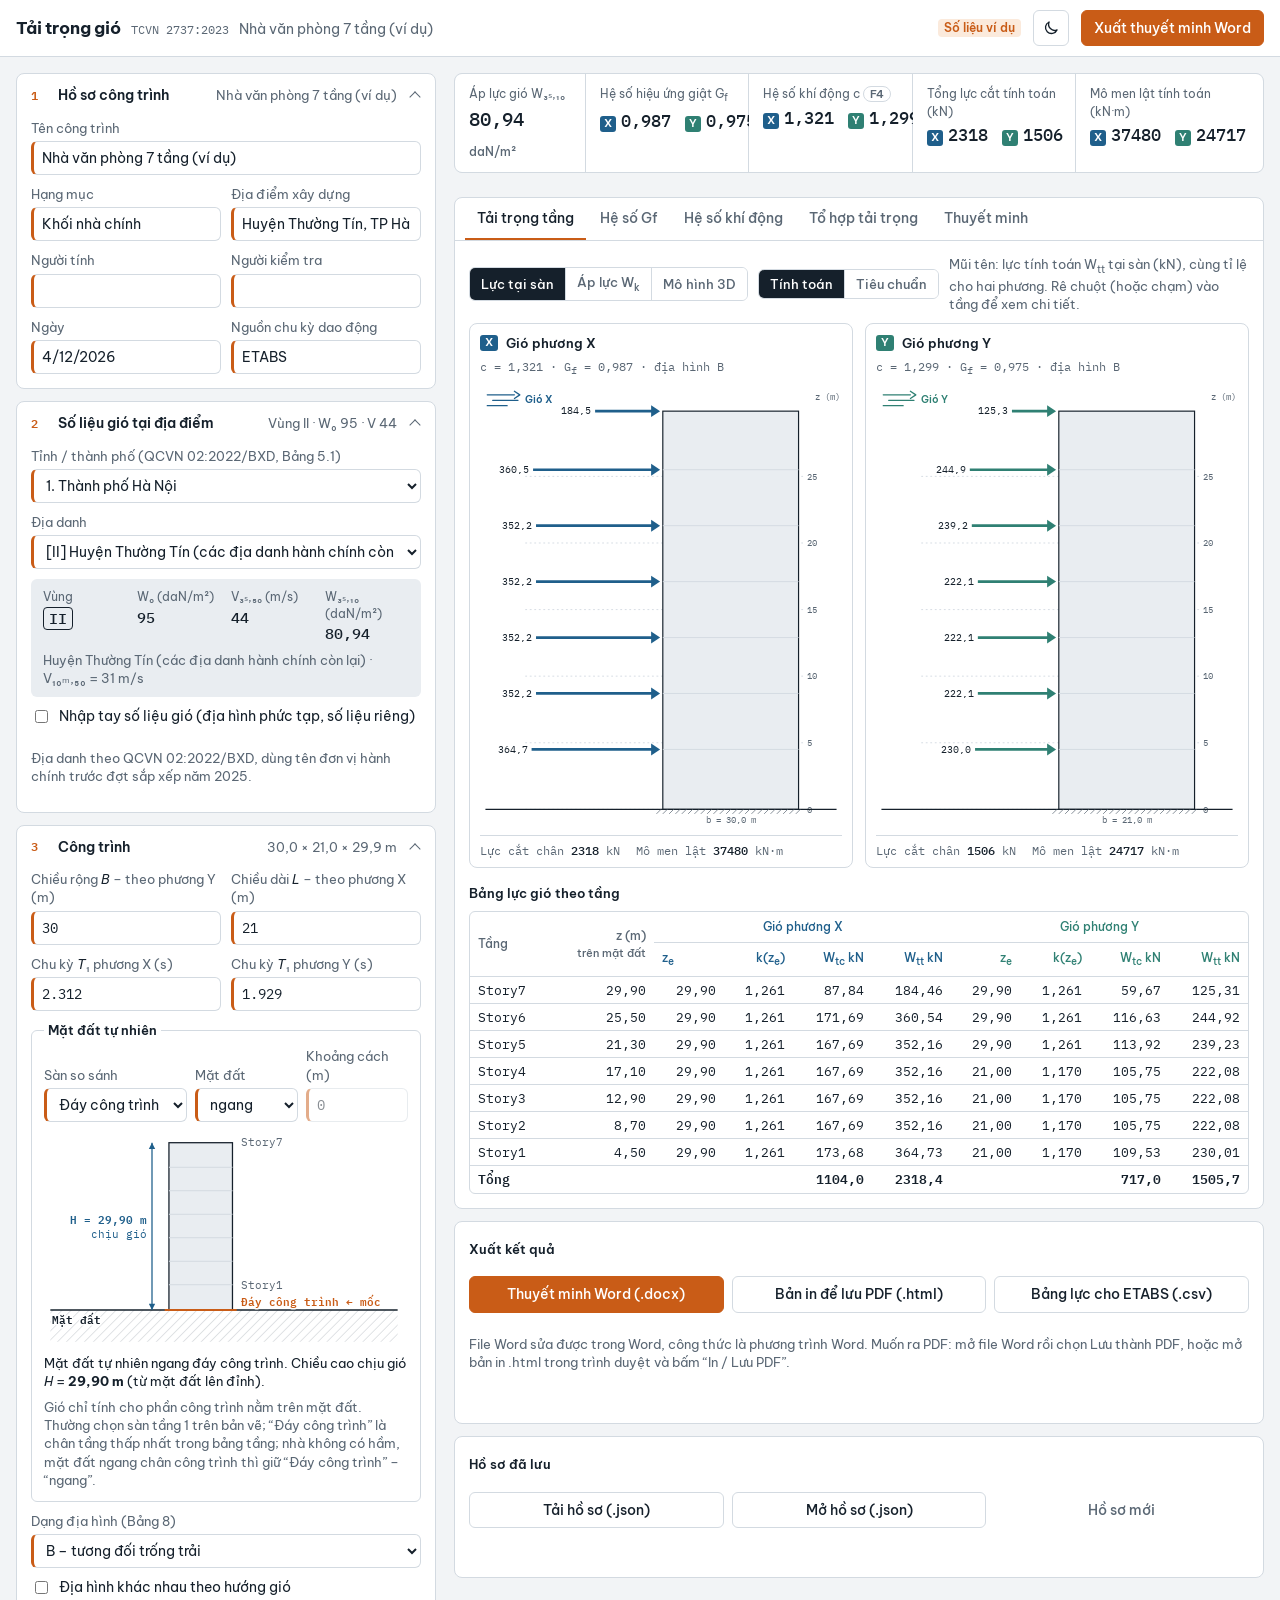
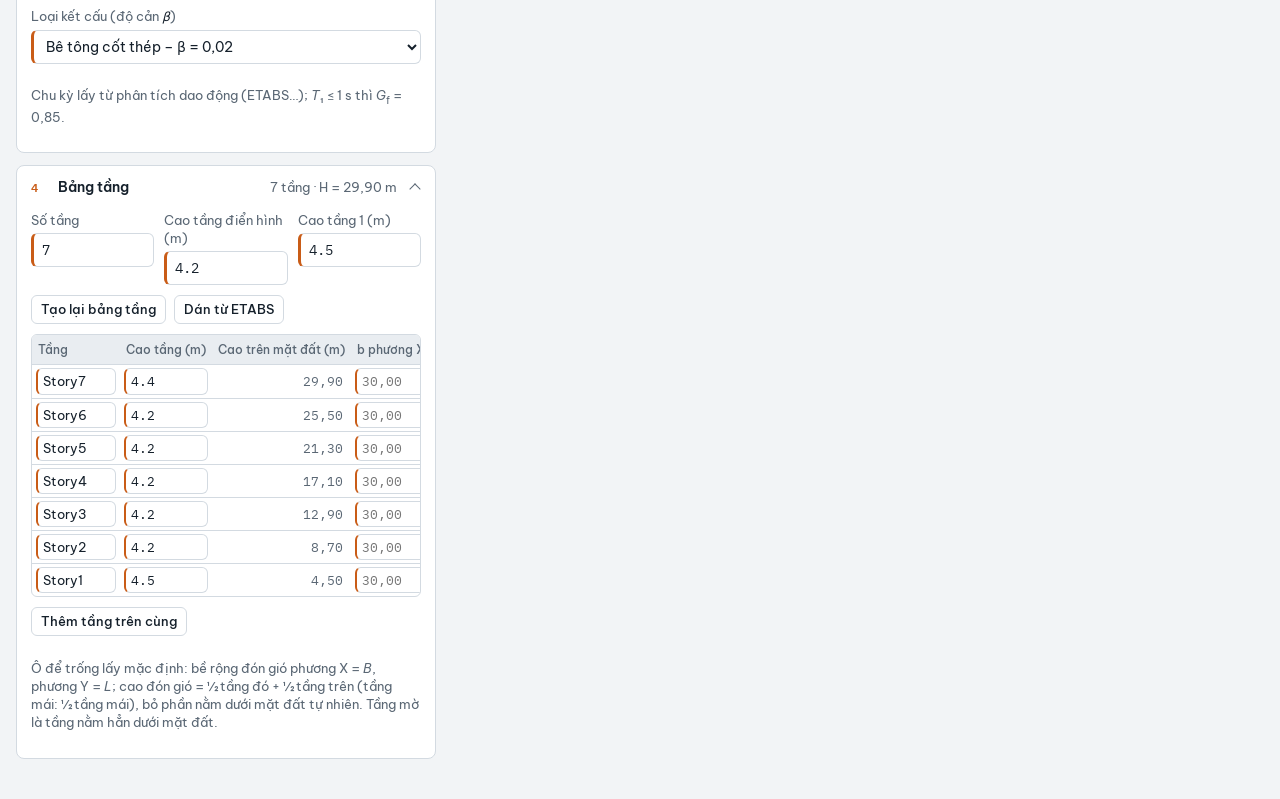
<file: wind-load/index.html>
<!doctype html>
<html lang="vi" data-theme="light">
<head>
<meta charset="utf-8">
<meta name="viewport" content="width=device-width, initial-scale=1, viewport-fit=cover">
<title>Gió TCVN 2737:2023</title>
<meta name="description" content="Tính tải trọng gió nhà cao tầng theo TCVN 2737:2023: tra địa danh QCVN 02:2022, hệ số Gf, hệ số khí động, lực gió từng tầng, mô hình 3D, xuất thuyết minh Word và bảng lực cho ETABS.">
<link rel="preconnect" href="https://fonts.googleapis.com">
<link rel="preconnect" href="https://fonts.gstatic.com" crossorigin>
<link rel="stylesheet" href="https://fonts.googleapis.com/css2?family=Be+Vietnam+Pro:wght@400;500;600;700&family=IBM+Plex+Mono:wght@400;500&display=swap">
<link rel="stylesheet" href="styles.css">
<script>try{var t=localStorage.getItem("gio-tcvn2737-theme");if(t==="dark"||t==="light")document.documentElement.setAttribute("data-theme",t)}catch(e){}</script>
</head>
<body>
<header class="top"><div class="wrap">
  <div class="brand"><h1>Tải trọng gió</h1><span class="std">TCVN 2737:2023</span><span class="proj" id="hdrProj"></span></div>
  <span class="example" id="exBadge" hidden>Số liệu ví dụ</span>
  <button class="btn themebtn" id="bTheme" type="button" aria-label="Chuyển sang nền tối" title="Chuyển sang nền tối"><svg class="i-moon" viewBox="0 0 24 24" aria-hidden="true"><path d="M20 14.5A8 8 0 0 1 9.5 4 8 8 0 1 0 20 14.5z"/></svg><svg class="i-sun" viewBox="0 0 24 24" aria-hidden="true"><circle cx="12" cy="12" r="4"/><path d="M12 2v2M12 20v2M4.9 4.9l1.4 1.4M17.7 17.7l1.4 1.4M2 12h2M20 12h2M4.9 19.1l1.4-1.4M17.7 6.3l1.4-1.4"/></svg></button>
  <button class="btn primary" id="bDocx" type="button">Xuất thuyết minh Word</button>
</div></header>

<main class="wrap">
<div class="col" id="inputs">

  <details class="card" open id="cMeta"><summary><span class="num">1</span>Hồ sơ công trình<span class="sum" id="sMeta"></span></summary>
    <div class="body">
      <label class="field"><span>Tên công trình</span><input id="mProject" type="text"></label>
      <div class="grid2">
        <label class="field"><span>Hạng mục</span><input id="mItem" type="text"></label>
        <label class="field"><span>Địa điểm xây dựng</span><input id="mAddress" type="text"></label>
        <label class="field"><span>Người tính</span><input id="mAuthor" type="text"></label>
        <label class="field"><span>Người kiểm tra</span><input id="mChecker" type="text"></label>
        <label class="field"><span>Ngày</span><input id="mDate" type="text"></label>
        <label class="field"><span>Nguồn chu kỳ dao động</span><input id="mPeriod" type="text"></label>
      </div>
    </div>
  </details>

  <details class="card" open id="cSite"><summary><span class="num">2</span>Số liệu gió tại địa điểm<span class="sum" id="sSite"></span></summary>
    <div class="body">
      <div id="siteAuto" class="body" style="padding:0">
        <label class="field"><span>Tỉnh / thành phố (QCVN 02:2022/BXD, Bảng 5.1)</span><select id="selProv"></select></label>
        <label class="field"><span>Địa danh</span><select id="selRow"></select></label>
      </div>
      <div class="sitecard" id="siteCard"></div>
      <label class="check"><input type="checkbox" id="chkManual">Nhập tay số liệu gió (địa hình phức tạp, số liệu riêng)</label>
      <div id="siteManual" class="body" style="padding:0" hidden>
        <div class="grid2">
          <label class="field"><span>Vùng áp lực gió</span><select id="mZone"><option>I</option><option>II</option><option>III</option><option>IV</option><option>V</option></select></label>
          <label class="field"><span><i>W</i>₀ (daN/m²)</span><input id="mW0" type="number" step="any" min="0"></label>
          <label class="field"><span><i>V</i>₃ₛ,₅₀ (m/s)</span><input id="mV" type="number" step="any" min="0"></label>
          <label class="field"><span>Tính <i>W</i>₀ từ <i>V</i>₀ (m/s) — công thức (11)</span><input id="mV0" type="number" step="any" min="0" placeholder="W₀ = 0,0613·V₀²"></label>
        </div>
        <label class="field"><span>Nguồn số liệu (ghi vào thuyết minh)</span><input id="mSource" type="text" placeholder="VD: số liệu Viện KTTV cung cấp"></label>
      </div>
      <p class="hint">Địa danh theo QCVN 02:2022/BXD, dùng tên đơn vị hành chính trước đợt sắp xếp năm 2025.</p>
    </div>
  </details>

  <details class="card" open id="cBld"><summary><span class="num">3</span>Công trình<span class="sum" id="sBld"></span></summary>
    <div class="body">
      <div class="grid2">
        <label class="field"><span>Chiều rộng <i>B</i> – theo phương Y (m)</span><input id="iB" type="number" step="any" min="0"></label>
        <label class="field"><span>Chiều dài <i>L</i> – theo phương X (m)</span><input id="iL" type="number" step="any" min="0"></label>
        <label class="field"><span>Chu kỳ <i>T</i>₁ phương X (s)</span><input id="iTx" type="number" step="any" min="0"></label>
        <label class="field"><span>Chu kỳ <i>T</i>₁ phương Y (s)</span><input id="iTy" type="number" step="any" min="0"></label>
      </div>
      <fieldset class="gbox">
        <legend>Mặt đất tự nhiên</legend>
        <div class="gform">
          <label class="field"><span>Sàn so sánh</span><select id="gRef"></select></label>
          <label class="field"><span>Mặt đất</span><select id="gRel"><option value="below">thấp hơn</option><option value="eq">ngang</option><option value="above">cao hơn</option></select></label>
          <label class="field"><span>Khoảng cách (m)</span><input id="gVal" type="number" step="any" min="0"></label>
        </div>
        <div class="gsk" id="gSketch"></div>
        <p class="hint" id="zgInfo" style="margin:0;color:var(--ink)"></p>
        <p class="hint" style="margin:0">Gió chỉ tính cho phần công trình nằm trên mặt đất. Thường chọn sàn tầng 1 trên bản vẽ; “Đáy công trình” là chân tầng thấp nhất trong bảng tầng; nhà không có hầm, mặt đất ngang chân công trình thì giữ “Đáy công trình” – “ngang”.</p>
      </fieldset>
      <label class="field"><span id="terLab">Dạng địa hình (Bảng 8)</span><select id="iTerX"><option value="A">A – trống trải</option><option value="B">B – tương đối trống trải</option><option value="C">C – che chắn mạnh</option></select></label>
      <label class="check"><input type="checkbox" id="chkTerSplit">Địa hình khác nhau theo hướng gió</label>
      <div id="terYBox" class="body" style="padding:0" hidden>
        <label class="field"><span>Dạng địa hình – gió phương Y</span><select id="iTerY"><option value="A">A – trống trải</option><option value="B">B – tương đối trống trải</option><option value="C">C – che chắn mạnh</option></select></label>
        <p class="hint">Theo Chú thích 2, Bảng 9 TCVN 2737:2023: dạng địa hình có thể khác nhau theo hướng gió. Ô phía trên dùng cho gió phương X.</p>
      </div>
      <label class="field"><span>Loại kết cấu (độ cản <i>β</i>)</span><select id="iStruct"><option value="rc">Bê tông cốt thép – β = 0,02</option><option value="comp">Liên hợp thép – bê tông – β = 0,015</option><option value="steel">Thép – β = 0,01</option></select></label>
      <p class="hint"> Chu kỳ lấy từ phân tích dao động (ETABS…); <i>T</i>₁ ≤ 1 s thì <i>G</i><sub>f</sub> = 0,85.</p>
    </div>
  </details>

  <details class="card" open id="cSt"><summary><span class="num">4</span>Bảng tầng<span class="sum" id="sSt"></span></summary>
    <div class="body">
      <div class="grid2" style="grid-template-columns:repeat(3,minmax(0,1fr))">
        <label class="field"><span>Số tầng</span><input id="gN" type="number" step="1" min="1"></label>
        <label class="field"><span>Cao tầng điển hình (m)</span><input id="gH" type="number" step="any" min="0"></label>
        <label class="field"><span>Cao tầng 1 (m)</span><input id="gH1" type="number" step="any" min="0"></label>
      </div>
      <div class="row">
        <button class="btn small" id="bGen" type="button">Tạo lại bảng tầng</button>
        <span class="confirm" id="genConfirm" hidden>Bảng hiện tại sẽ bị thay thế. <button class="btn small" id="bGenYes" type="button">Thay thế</button><button class="btn small ghost" id="bGenNo" type="button">Huỷ</button></span>
        <button class="btn small" id="bPasteT" type="button">Dán từ ETABS</button>
      </div>
      <div id="pasteBox" hidden class="body" style="padding:0">
        <label class="field"><span>Dán bảng Story Definitions (cột Tên tầng và Chiều cao, tầng trên cùng ở đầu)</span><textarea id="pasteTxt" placeholder="Story7	4.4&#10;Story6	4.2&#10;…&#10;Story1	4.5"></textarea></label>
        <div class="row"><button class="btn small" id="bPasteApply" type="button">Dùng bảng này</button><span class="status" id="pasteMsg"></span></div>
      </div>
      <div class="tw"><table class="st" id="tblSt"><thead><tr><th>Tầng</th><th>Cao tầng (m)</th><th>Cao trên mặt đất (m)</th><th>b phương X (m)</th><th>b phương Y (m)</th><th>Cao đón gió (m)</th><th></th></tr></thead><tbody></tbody></table></div>
      <div class="row"><button class="btn small" id="bAddTop" type="button">Thêm tầng trên cùng</button></div>
      <p class="hint">Ô để trống lấy mặc định: bề rộng đón gió phương X = <i>B</i>, phương Y = <i>L</i>; cao đón gió = ½ tầng đó + ½ tầng trên (tầng mái: ½ tầng mái), bỏ phần nằm dưới mặt đất tự nhiên. Tầng mờ là tầng nằm hẳn dưới mặt đất.</p>
    </div>
  </details>

</div>

<div class="col" id="results">
  <div class="kpis" id="kpis"></div>
  <div class="alerts" id="alerts"></div>
  <section class="card">
    <div class="tabs" role="tablist">
      <button role="tab" aria-selected="true" data-tab="tLoad" type="button">Tải trọng tầng</button>
      <button role="tab" aria-selected="false" data-tab="tGf" type="button">Hệ số Gf</button>
      <button role="tab" aria-selected="false" data-tab="tAero" type="button">Hệ số khí động</button>
      <button role="tab" aria-selected="false" data-tab="tCombo" type="button">Tổ hợp tải trọng</button>
      <button role="tab" aria-selected="false" data-tab="tTM" type="button">Thuyết minh</button>
    </div>
    <div class="pane" id="tLoad"></div>
    <div class="pane" id="tGf" hidden></div>
    <div class="pane" id="tAero" hidden></div>
    <div class="pane" id="tCombo" hidden>
      <div class="cbform" id="cbForm"></div>
      <div class="alert n cbnote" id="cbNote"></div>
      <div id="cbTables"></div>
      <div class="row cbexp">
        <button class="btn" id="bCbCsv" type="button">Tải bảng tổ hợp cho ETABS (.csv)</button>
        <button class="btn" id="bCbCopy" type="button">Sao chép để dán vào ETABS</button>
      </div>
      <p class="hint">Bảng xuất theo mẫu “Load Combination Definitions” của ETABS (Name, Type, Is Auto, Load Name, SF), mỗi dòng một trường hợp tải. Tên trường hợp tải phải trùng tên trong mô hình. Sau khi nhập, kiểm tra lại số tổ hợp và hệ số trong ETABS.</p>
      <div class="status" id="cbMsg" role="status"></div>
    </div>
    <div class="pane" id="tTM" hidden><div class="paper tm" id="tmPrev"></div></div>
  </section>
  <section class="card">
    <div class="export">
      <h3 class="sub">Xuất kết quả</h3>
      <div class="row">
        <button class="btn primary" id="bDocx2" type="button">Thuyết minh Word (.docx)</button>
        <button class="btn" id="bPrint" type="button">Bản in để lưu PDF (.html)</button>
        <button class="btn" id="bCsv" type="button">Bảng lực cho ETABS (.csv)</button>
      </div>
      <p class="hint">File Word sửa được trong Word, công thức là phương trình Word. Muốn ra PDF: mở file Word rồi chọn Lưu thành PDF, hoặc mở bản in .html trong trình duyệt và bấm “In / Lưu PDF”.</p>
      <div class="status" id="expMsg" role="status"></div>
    </div>
  </section>
  <section class="card">
    <div class="export">
      <h3 class="sub">Hồ sơ đã lưu</h3>
      <div class="row">
        <button class="btn" id="bSave" type="button">Lưu hồ sơ hiện tại</button>
        <button class="btn" id="bJson" type="button">Tải hồ sơ (.json)</button>
        <label class="btn" for="fJson">Mở hồ sơ (.json)</label><input id="fJson" type="file" accept=".json,application/json" hidden>
        <button class="btn ghost" id="bNew" type="button">Hồ sơ mới</button>
      </div>
      <div class="saved" id="savedList"></div>
      <div class="status" id="saveMsg" role="status"></div>
    </div>
  </section>
</div>
</main>

<script src="engine.js"></script>
<script src="combos.js"></script>
<script src="report.js"></script>
<script src="view3d.js"></script>
<script src="data/qcvn02-2022-bang-5-1.js"></script>
<script src="app.js"></script>
</body>
</html>
</file>
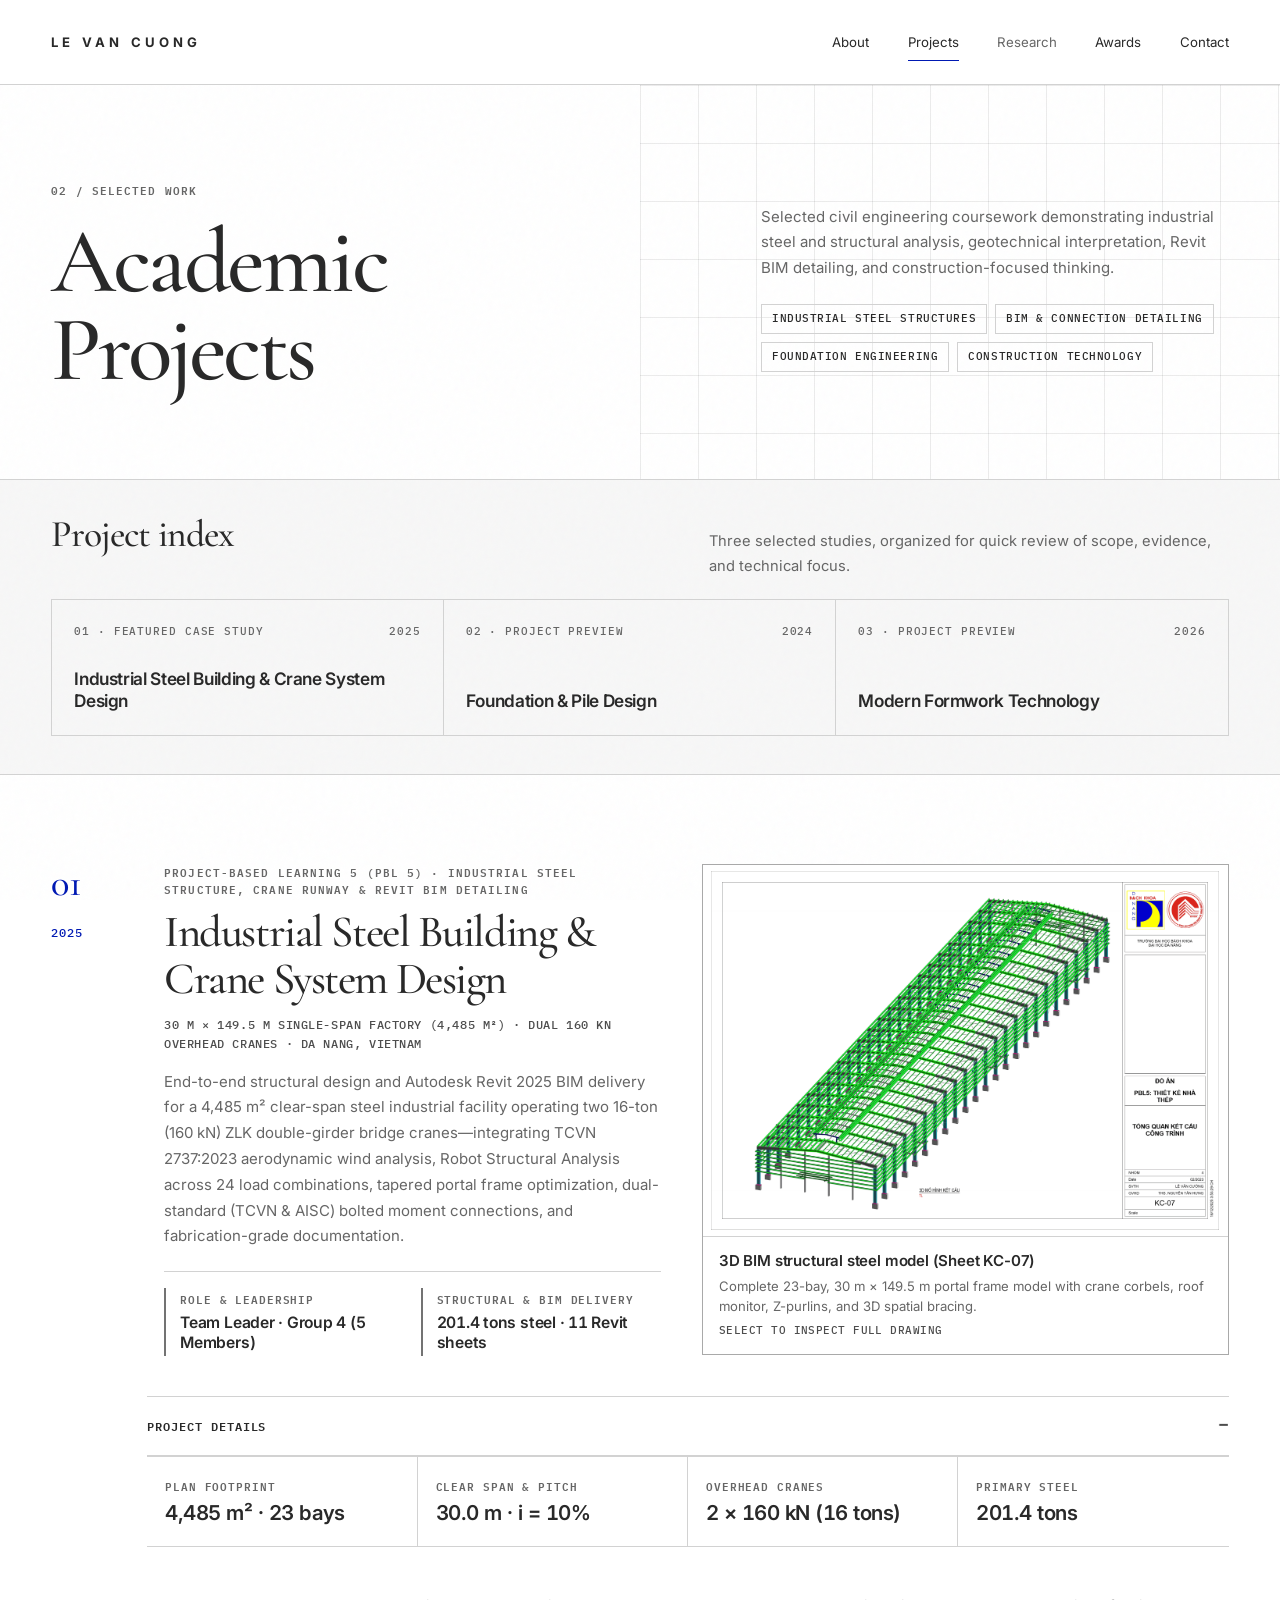
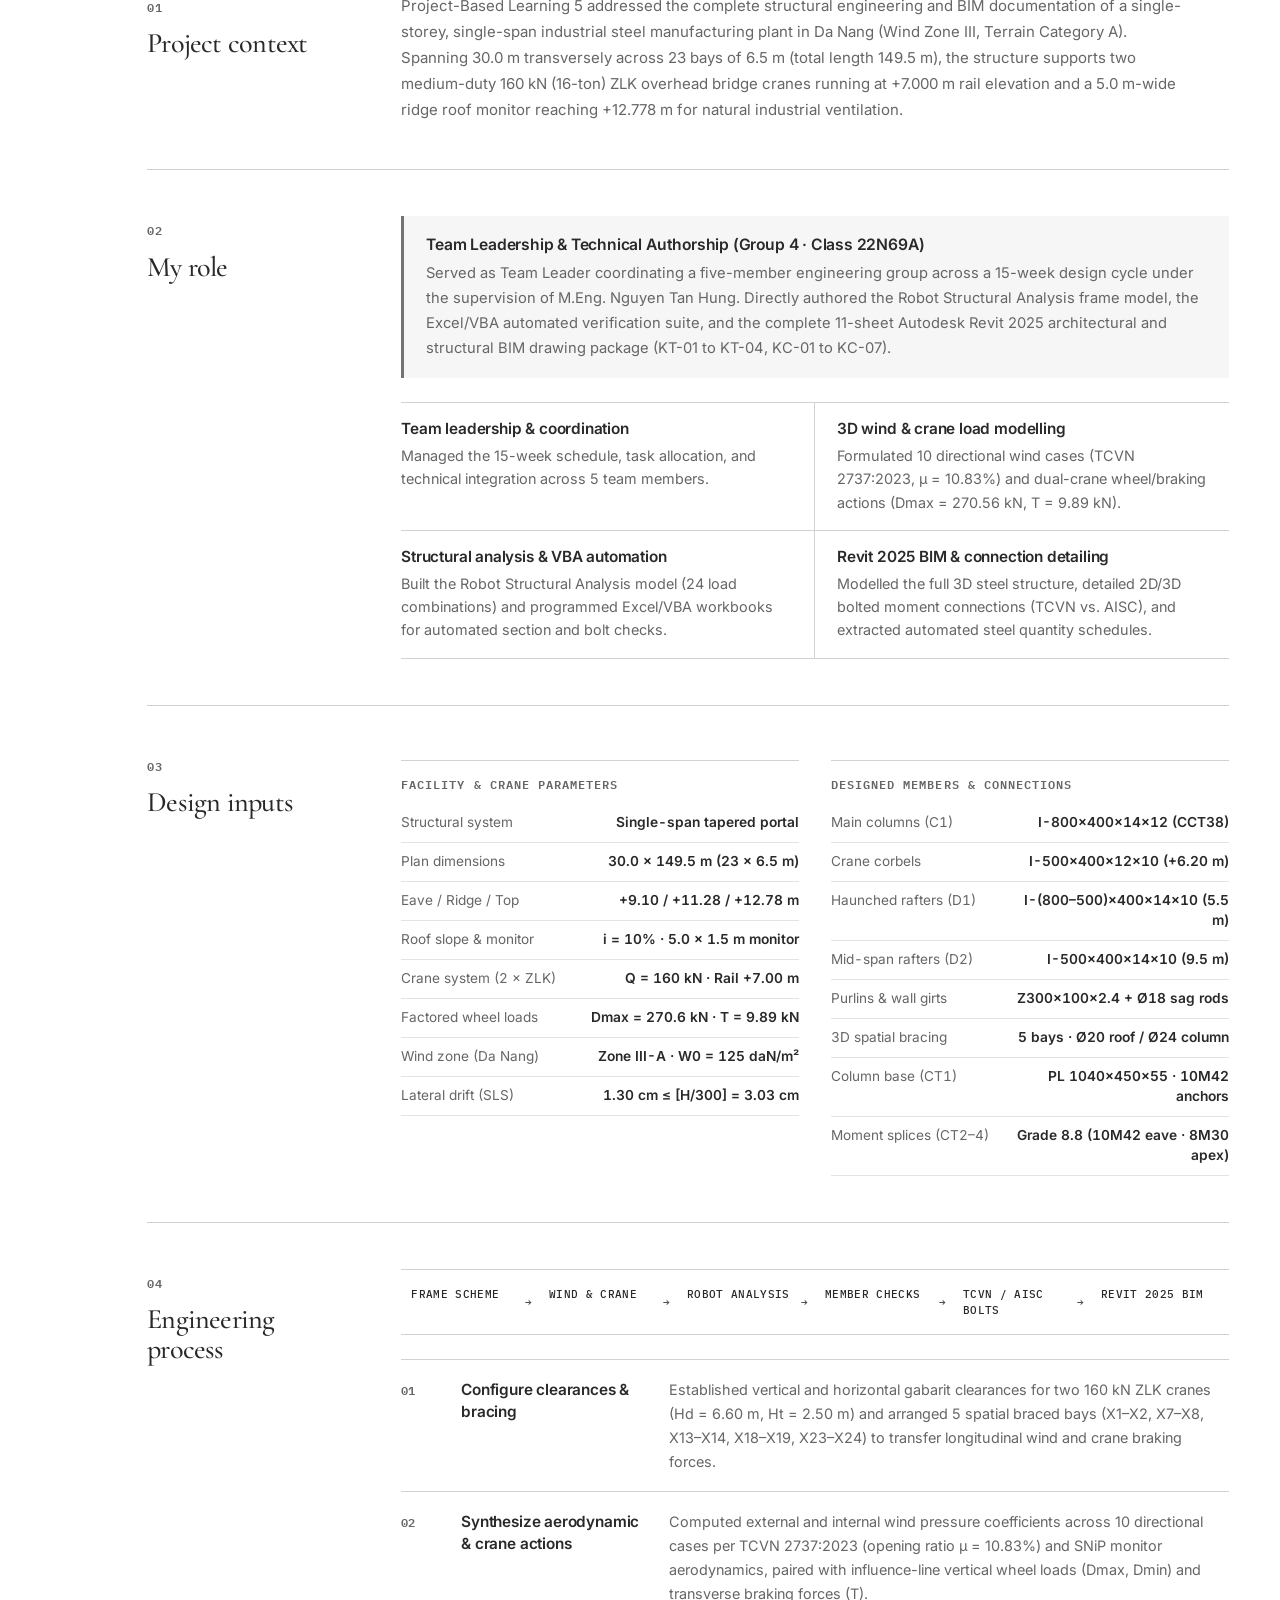
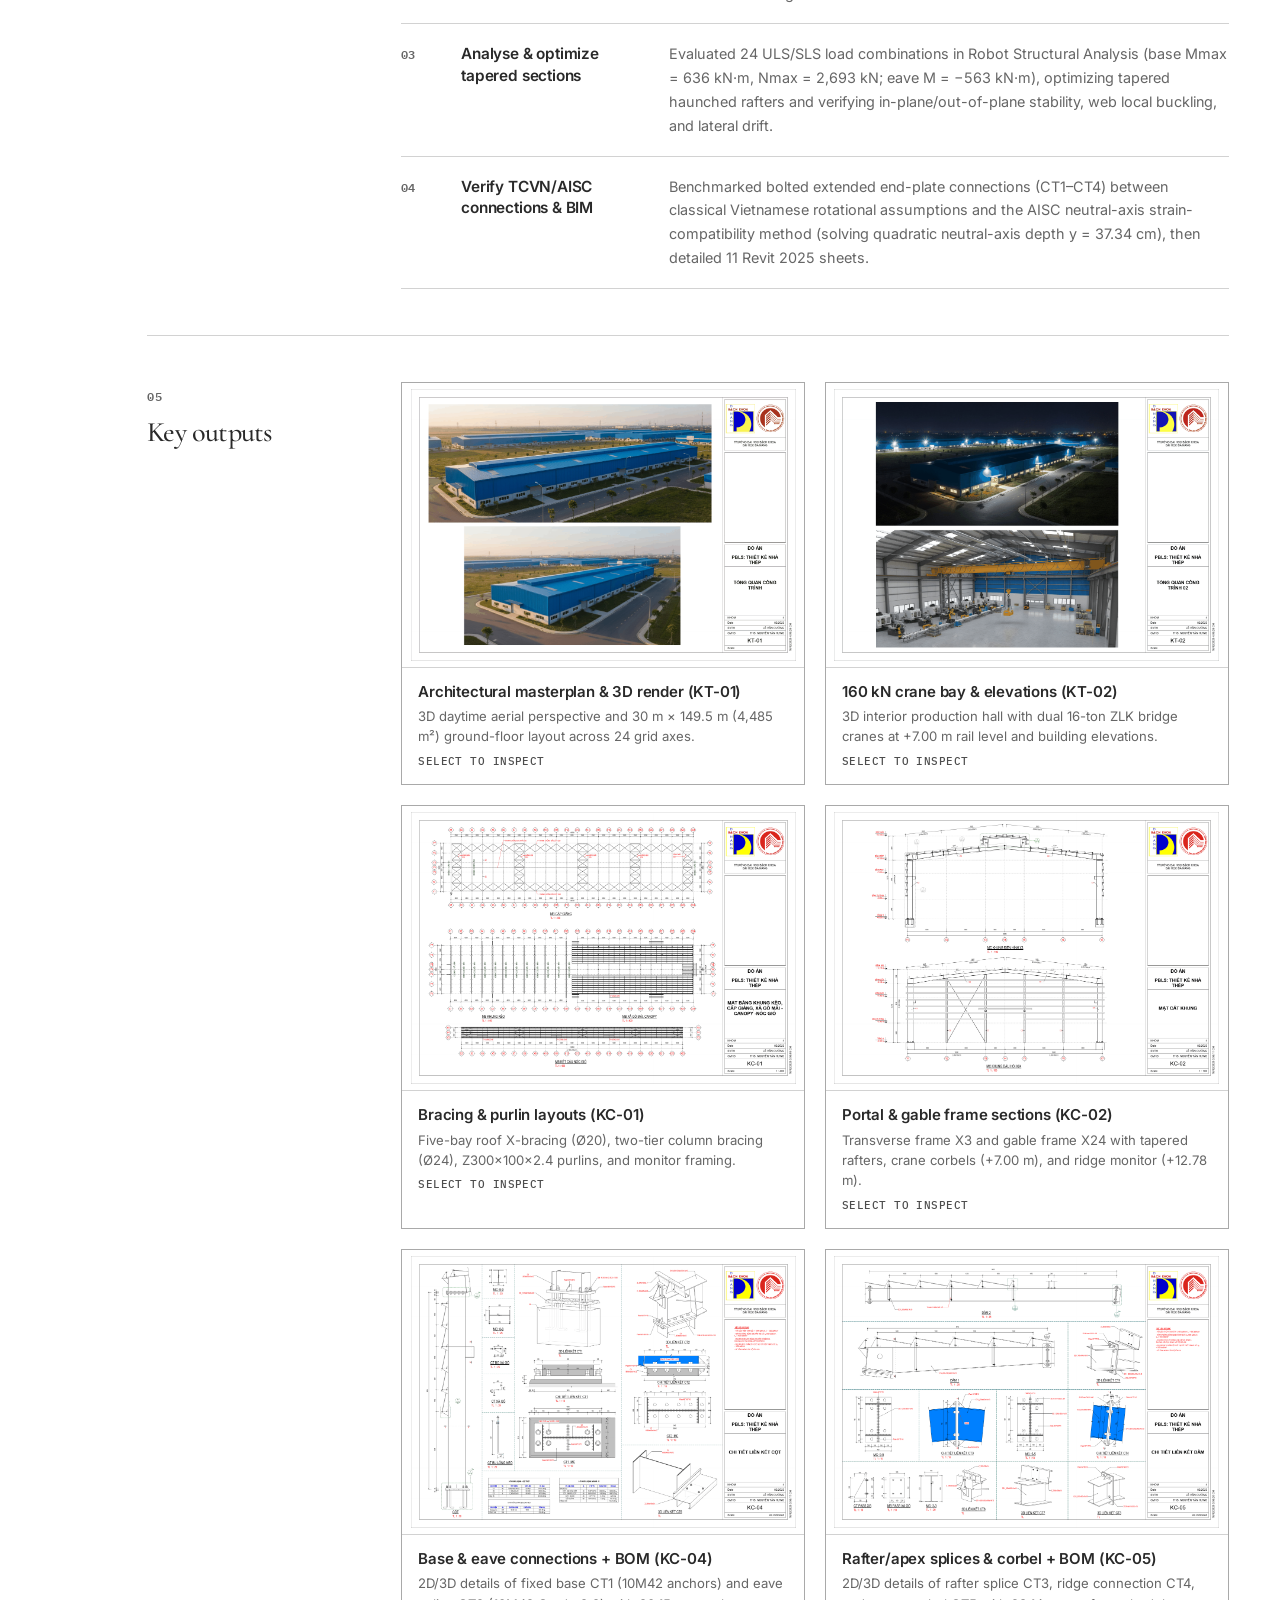
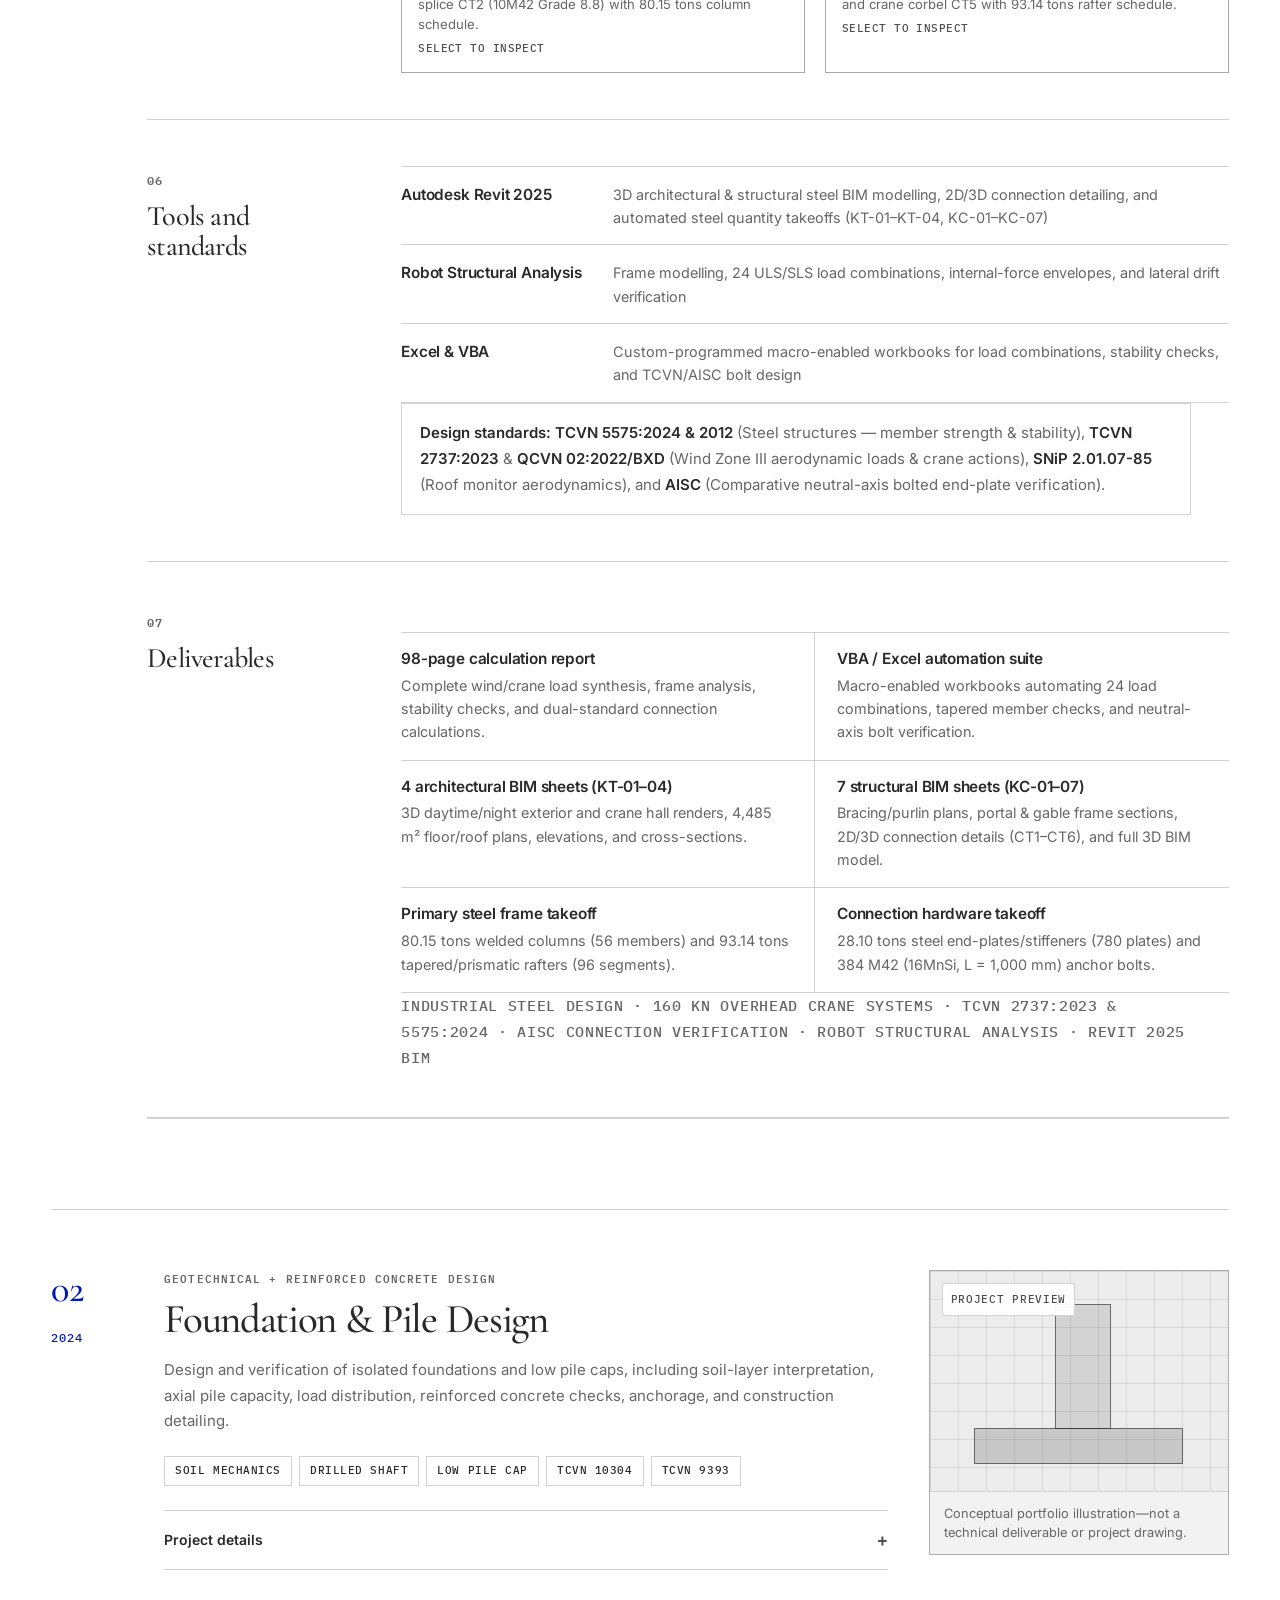
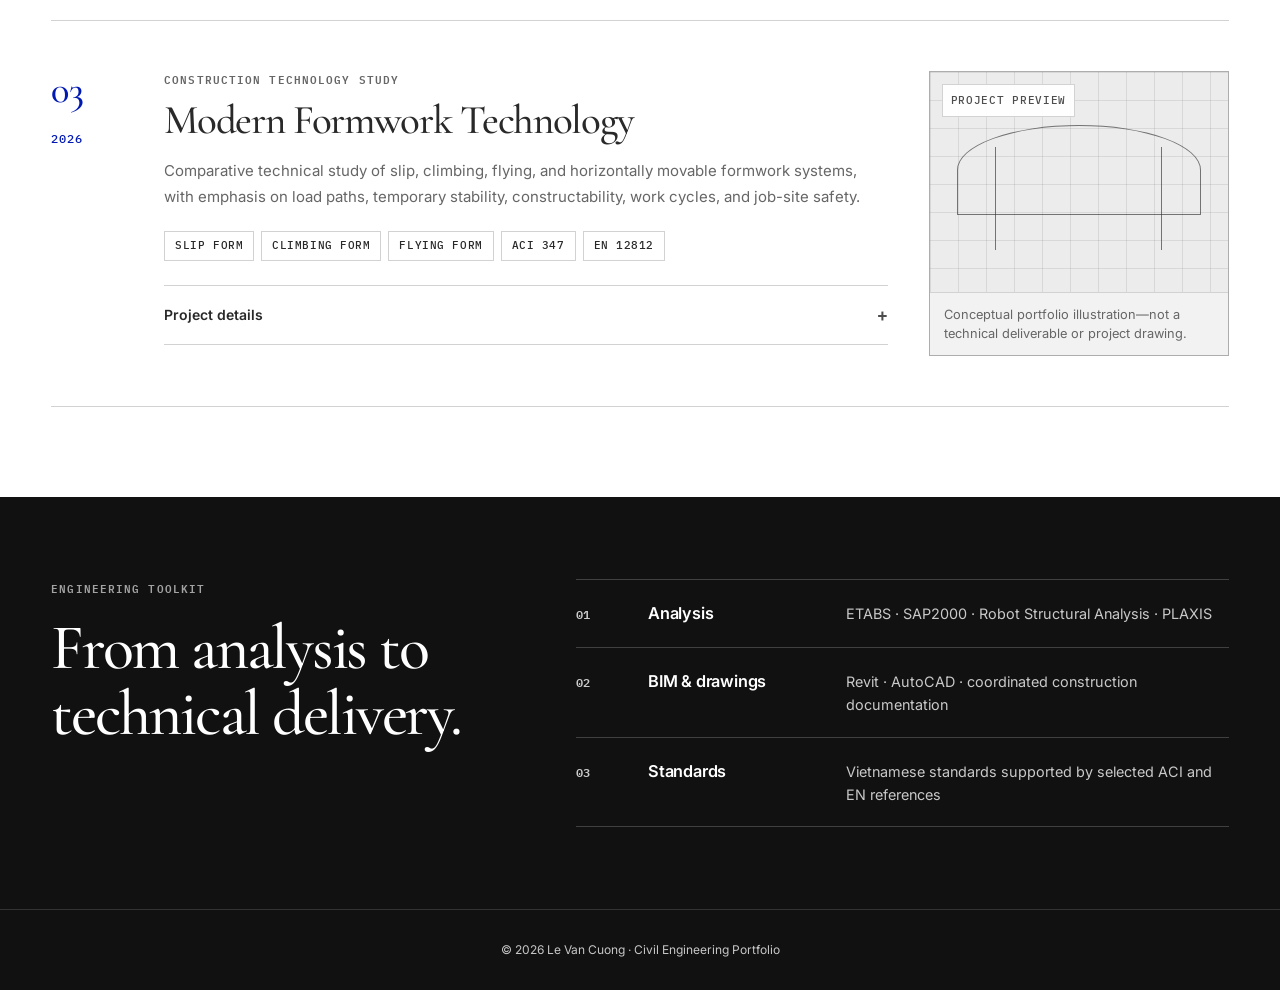
<file: academic-projects.html>
<!DOCTYPE html>
<html lang="en">
<head>
<meta charset="UTF-8">
<meta name="viewport" content="width=device-width,initial-scale=1">
<meta name="description" content="Selected civil engineering academic projects by Le Van Cuong, including industrial steel building &amp; crane design, foundation engineering, and modern construction technology.">
<meta name="theme-color" content="#ffffff">
<meta property="og:type" content="website">
<meta property="og:title" content="Academic Projects | Le Van Cuong">
<meta property="og:description" content="Civil and structural engineering case studies covering industrial steel structures, overhead crane systems, Revit BIM detailing, foundation engineering, and construction technology.">
<meta name="twitter:card" content="summary">
<meta name="twitter:title" content="Academic Projects | Le Van Cuong">
<meta name="twitter:description" content="Civil and structural engineering case studies covering industrial steel structures, overhead crane systems, Revit BIM detailing, foundation engineering, and construction technology.">
<title>Academic Projects | Le Van Cuong</title>
<link rel="preconnect" href="https://fonts.googleapis.com">
<link rel="preconnect" href="https://fonts.gstatic.com" crossorigin>
<link href="https://fonts.googleapis.com/css2?family=Cormorant+Garamond:wght@400;500;600&family=IBM+Plex+Mono:wght@400;500&family=Inter:wght@400;500;600;700&display=swap" rel="stylesheet">
<script type="application/ld+json">
{
  "@context": "https://schema.org",
  "@type": "Person",
  "name": "Le Van Cuong",
  "jobTitle": "Civil Engineering Student",
  "affiliation": {
    "@type": "CollegeOrUniversity",
    "name": "The University of Danang – University of Science and Technology"
  },
  "address": {
    "@type": "PostalAddress",
    "addressLocality": "Da Nang",
    "addressCountry": "VN"
  }
}
</script>
<style>
:root{
  --accent:#0019b3;--accent-deep:#00128a;
  --paper:#ffffff;--paper-deep:#f6f6f6;--ink:#292929;--muted:#666666;
  --sage:#666666;--sage-soft:#f3f3f3;--steel:#4d4d4d;--line:#d2d2d2;--white:#ffffff;
  --dark:#111111;--serif:"Cormorant Garamond",Georgia,serif;
  --sans:"Inter",Arial,sans-serif;--mono:"IBM Plex Mono",monospace;
  --header-height:84px;--section-space:clamp(68px,7vw,104px);
  --ease-out:cubic-bezier(.22,1,.36,1);
}
*{box-sizing:border-box}
html{scroll-behavior:smooth;scroll-padding-top:calc(var(--header-height) + 22px)}
body{
  min-width:0;margin:0;overflow-x:hidden;color:var(--ink);font-family:var(--sans);line-height:1.7;
  background:radial-gradient(circle at 18% 4%,rgba(255,255,255,.72),transparent 28rem),var(--paper);
}
body::before{
  position:fixed;inset:0;z-index:-1;content:"";pointer-events:none;opacity:.16;
  background-image:url("data:image/svg+xml,%3Csvg viewBox='0 0 180 180' xmlns='http://www.w3.org/2000/svg'%3E%3Cfilter id='n'%3E%3CfeTurbulence type='fractalNoise' baseFrequency='.9' numOctaves='3' stitchTiles='stitch'/%3E%3C/filter%3E%3Crect width='100%25' height='100%25' filter='url(%23n)' opacity='.16'/%3E%3C/svg%3E");
}
body.lightbox-open{overflow:hidden}
a{color:inherit}
a:focus-visible,button:focus-visible,summary:focus-visible{outline:3px solid var(--steel);outline-offset:4px}
.skip-link{
  position:fixed;top:12px;left:12px;z-index:100;padding:10px 14px;background:var(--dark);color:var(--white);
  font-size:.875rem;font-weight:700;text-decoration:none;transform:translateY(-160%);
}
.skip-link:focus{transform:translateY(0)}
.container{width:min(1180px,calc(100% - 8vw));margin:auto}
.eyebrow,.kicker,.technical-label{
  color:var(--sage);font-family:var(--mono);font-size:clamp(.6875rem,.75vw,.75rem);font-weight:600;letter-spacing:.1em;text-transform:uppercase;
}
header{
  position:sticky;top:0;z-index:20;background:rgba(255,255,255,.94);
  border-bottom:1px solid var(--line);backdrop-filter:blur(16px);
}
.nav{height:var(--header-height);display:flex;align-items:center;justify-content:space-between}
.brand{text-decoration:none;font-size:.82rem;font-weight:700;letter-spacing:.32em;white-space:nowrap}
.links{display:flex;gap:clamp(22px,3vw,48px)}
.links a{position:relative;text-decoration:none;font-size:.83rem}
.links a::after{
  position:absolute;right:0;bottom:-8px;left:0;height:1px;content:"";
  background:var(--accent);transform:scaleX(0);transition:transform .2s ease;
}
.links a:hover::after,.links a.active::after,.links a[aria-current="page"]::after{transform:scaleX(1)}
.links .disabled-link{color:var(--muted);font-size:.83rem;cursor:not-allowed}
.menu{
  display:none;width:44px;height:44px;border:1px solid var(--line);background:transparent;color:var(--ink);
  font-size:1.2rem;line-height:1;cursor:pointer;
}
.page-hero{position:relative;padding:clamp(72px,8vw,96px) 0 clamp(64px,7vw,84px);border-bottom:1px solid var(--line);overflow:hidden}
.page-hero::before{
  position:absolute;inset:0 0 0 50%;content:"";
  background:linear-gradient(rgba(41,41,41,.09) 1px,transparent 1px),linear-gradient(90deg,rgba(41,41,41,.09) 1px,transparent 1px);
  background-size:58px 58px;
}
.hero-grid{position:relative;display:grid;grid-template-columns:1.15fr .85fr;gap:clamp(48px,6vw,90px);align-items:center}
.kicker{margin:0 0 18px}
h1{
  max-width:760px;margin:0;font-family:var(--serif);font-size:clamp(3.2rem,7.2vw,6.8rem);
  font-weight:500;letter-spacing:-.035em;line-height:.96;
}
.hero-lead{max-width:500px;margin:0;color:var(--muted);font-size:clamp(.9375rem,1.1vw,1rem);line-height:1.7}
.hero-meta{margin-top:24px;display:flex;flex-wrap:wrap;gap:8px}
.hero-meta span,.tags span{
  padding:6px 10px;border:1px solid var(--line);font-family:var(--mono);font-size:.7rem;
  font-weight:500;letter-spacing:.05em;line-height:1.4;text-transform:uppercase;
}
.project-directory{padding:34px 0 38px;border-bottom:1px solid var(--line);background:rgba(231,231,231,.32)}
.directory-header{display:flex;justify-content:space-between;gap:28px;align-items:baseline;margin-bottom:20px}
.directory-header h2{margin:0;font-family:var(--serif);font-size:clamp(1.85rem,3vw,2.35rem);font-weight:500;letter-spacing:-.03em;line-height:1.08}
.directory-header p{max-width:520px;margin:0;color:var(--muted);font-size:.92rem}
.directory-list{margin:0;padding:0;display:grid;grid-template-columns:repeat(3,minmax(0,1fr));list-style:none;border-top:1px solid var(--line)}
.directory-link{
  min-height:136px;padding:22px;display:flex;flex-direction:column;text-decoration:none;border-right:1px solid var(--line);border-bottom:1px solid var(--line);
  transition:background .18s ease,color .18s ease;
}
.directory-list li:first-child .directory-link{border-left:1px solid var(--line)}
.directory-link:hover{background:var(--dark);color:var(--white)}
.directory-meta{display:flex;justify-content:space-between;gap:12px;color:var(--sage);font-family:var(--mono);font-size:.7rem;font-weight:500;letter-spacing:.08em;text-transform:uppercase}
.directory-link:hover .directory-meta{color:#cecece}
.directory-link strong{margin-top:auto;padding-top:18px;font-family:var(--sans);font-size:clamp(1.05rem,1.35vw,1.22rem);font-weight:600;letter-spacing:-.02em;line-height:1.3}
.projects{padding:var(--section-space) 0}
.project{scroll-margin-top:calc(var(--header-height) + 24px)}
.featured-project{padding-bottom:var(--section-space)}
.featured-project__hero{
  display:grid;grid-template-columns:72px minmax(0,1fr) minmax(380px,1.06fr);gap:clamp(24px,3.2vw,44px);align-items:start;
}
.project-number{display:flex;flex-direction:column;gap:20px;color:var(--accent)}
.project-number strong{font-family:var(--serif);font-size:2.4rem;font-weight:500;line-height:1}
.project-number span{font-family:var(--mono);font-size:.72rem;font-weight:500;letter-spacing:.09em}
.case-label{margin:0 0 12px;line-height:1.5}
.project-title{
  max-width:680px;margin:0;font-family:var(--serif);font-size:clamp(2.2rem,3.5vw,3.35rem);
  font-weight:500;letter-spacing:-.032em;line-height:1.04;
}
.case-location{margin:14px 0 0;color:var(--steel);font-family:var(--mono);font-size:.73rem;font-weight:500;letter-spacing:.05em;line-height:1.55;text-transform:uppercase}
.project-summary{max-width:720px;margin:16px 0 0;color:var(--muted);font-size:clamp(.9375rem,1.03vw,1rem);line-height:1.72}
.project-actions{margin-top:22px;padding-top:16px;border-top:1px solid var(--line);display:grid;grid-template-columns:repeat(2,minmax(0,1fr));gap:16px;align-items:start}
.text-cta{
  display:inline-flex;gap:14px;align-items:center;padding:10px 0;border-bottom:1px solid var(--ink);
  font-size:.875rem;font-weight:700;text-decoration:none;
}
.text-cta::after{content:"→";color:var(--steel);font-family:var(--mono);transition:transform .18s ease}
.text-cta:hover::after{transform:translateX(4px)}
.case-grade{padding:2px 0 2px 14px;border-left:2px solid #737373}
.case-grade span{display:block;color:var(--sage);font-family:var(--mono);font-size:.6875rem;font-weight:600;letter-spacing:.08em;text-transform:uppercase}
.case-grade strong{display:block;margin-top:4px;color:var(--ink);font-family:var(--sans);font-size:.98rem;font-weight:600;letter-spacing:-.015em;line-height:1.3;font-variant-numeric:tabular-nums}
.case-hero,.etabs-visual{min-width:0;margin:0;border:1px solid rgba(41,41,41,.4);background:rgba(255,255,255,.62)}
.media-trigger{display:block;width:100%;padding:0;border:0;background:transparent;color:inherit;text-align:inherit;cursor:zoom-in}
.case-image-frame,.etabs-visual-frame{display:block;position:relative;overflow:hidden;background:var(--white);aspect-ratio:1.414/1;padding:6px}
.case-image-frame img,.etabs-visual-frame img{
  display:block;width:100%;height:100%;object-fit:contain;transform:scale(1);transition:transform .28s var(--ease-out);
}
.media-trigger:hover img{transform:scale(1.028)}
.case-caption,.etabs-visual figcaption{padding:14px 16px;border-top:1px solid var(--line)}
.case-caption strong,.etabs-visual figcaption strong{display:block;color:var(--ink);font-family:var(--sans);font-size:.94rem;font-weight:600;letter-spacing:-.012em;line-height:1.35}
.case-caption span,.etabs-visual figcaption span{display:block;margin-top:4px;color:var(--muted);font-size:.82rem;line-height:1.55}
.zoom-note{margin-top:6px!important;color:var(--steel)!important;font-family:var(--mono);font-size:.7rem!important;font-weight:500;letter-spacing:.04em;text-transform:uppercase}
.case-study-body{margin:48px 0 0 116px;scroll-margin-top:calc(var(--header-height) + 24px)}
.key-facts{display:grid;grid-template-columns:repeat(4,minmax(0,1fr));border-top:1px solid var(--line);border-bottom:1px solid var(--line);background:rgba(255,255,255,.38)}
.key-fact{min-width:0;padding:20px 18px;border-right:1px solid var(--line)}
.key-fact:last-child{border-right:0}
.key-fact span{display:block;color:var(--sage);font-family:var(--mono);font-size:.6875rem;font-weight:600;letter-spacing:.08em;text-transform:uppercase}
.key-fact strong{display:block;margin-top:6px;color:var(--ink);font-family:var(--sans);font-size:clamp(1.18rem,1.6vw,1.42rem);font-weight:600;letter-spacing:-.025em;line-height:1.2;font-variant-numeric:tabular-nums;overflow-wrap:anywhere}
.case-section{display:grid;grid-template-columns:190px minmax(0,1fr);gap:clamp(36px,5vw,64px);padding:46px 0;border-bottom:1px solid var(--line)}
.case-section-heading span{color:var(--sage);font-family:var(--mono);font-size:.72rem;font-weight:600;letter-spacing:.1em}
.case-section-heading h3{margin:8px 0 0;font-family:var(--serif);font-size:clamp(1.65rem,2.2vw,2rem);font-weight:500;letter-spacing:-.028em;line-height:1.08}
.case-section-copy{min-width:0}
.case-section-copy>p{max-width:790px;margin:0;color:var(--muted);font-size:clamp(.9375rem,1.03vw,1rem);line-height:1.74}
.evidence-note{padding:18px 22px;border-left:3px solid #737373;background:var(--paper-deep)}
.evidence-note strong{display:block;margin-bottom:6px;color:var(--ink);font-family:var(--sans);font-size:.98rem;font-weight:600;letter-spacing:-.012em;line-height:1.35}
.evidence-note p{margin:0;color:var(--muted);font-size:.92rem;line-height:1.68}
.technical-columns{margin-top:8px;display:grid;grid-template-columns:repeat(2,minmax(0,1fr));gap:32px}
.technical-block{min-width:0;border-top:1px solid var(--line)}
.technical-block h4{margin:14px 0 10px;color:var(--sage);font-family:var(--mono);font-size:.72rem;font-weight:600;letter-spacing:.09em;text-transform:uppercase}
.data-list{margin:0;font-variant-numeric:tabular-nums}
.data-list div{padding:9px 0;display:grid;grid-template-columns:minmax(130px,.88fr) 1.12fr;gap:14px;align-items:baseline;border-bottom:1px solid rgba(210,210,210,.62)}
.data-list dt{color:var(--muted);font-size:.85rem;line-height:1.45}
.data-list dd{margin:0;color:var(--ink);font-size:.86rem;font-weight:600;line-height:1.45;text-align:right;overflow-wrap:anywhere}
.role-scope,.deliverable-list{margin:24px 0 0;padding:0;display:grid;grid-template-columns:repeat(2,minmax(0,1fr));list-style:none;border-top:1px solid var(--line)}
.role-scope li,.deliverable-list li{padding:16px 16px 16px 0;border-bottom:1px solid var(--line);color:var(--muted);font-size:.9rem;line-height:1.62}
.role-scope li:nth-child(odd),.deliverable-list li:nth-child(odd){padding-right:22px;border-right:1px solid var(--line)}
.role-scope li:nth-child(even),.deliverable-list li:nth-child(even){padding-left:22px}
.role-scope strong,.deliverable-list strong{display:block;margin-bottom:4px;color:var(--ink);font-family:var(--sans);font-size:.96rem;font-weight:600;letter-spacing:-.012em;line-height:1.35}
.workflow{margin:0;padding:0;display:grid;grid-template-columns:repeat(6,minmax(0,1fr));list-style:none;border-top:1px solid var(--line);border-bottom:1px solid var(--line);background:rgba(255,255,255,.34)}
.workflow li{position:relative;min-width:0;padding:16px 22px 16px 10px;font-family:var(--mono);font-size:.7rem;font-weight:500;letter-spacing:.03em;line-height:1.45;text-transform:uppercase;overflow-wrap:anywhere}
.workflow li:not(:last-child)::after{position:absolute;top:50%;right:7px;content:"→";color:var(--steel);transform:translateY(-50%)}
.process-list{margin-top:24px;border-top:1px solid var(--line)}
.process-item{padding:18px 0;display:grid;grid-template-columns:42px 190px minmax(0,1fr);gap:18px;align-items:baseline;border-bottom:1px solid var(--line)}
.process-item>span{color:var(--sage);font-family:var(--mono);font-size:.72rem;font-weight:600}
.process-item>strong{color:var(--ink);font-family:var(--sans);font-size:.96rem;font-weight:600;letter-spacing:-.012em;line-height:1.38}
.process-item>p{margin:0;color:var(--muted);font-size:.9rem;line-height:1.65}
.etabs-gallery{display:grid;grid-template-columns:repeat(2,minmax(0,1fr));gap:20px}
.software-list{border-top:1px solid var(--line)}
.software-row{padding:15px 0;display:grid;grid-template-columns:190px minmax(0,1fr);gap:22px;align-items:baseline;border-bottom:1px solid var(--line)}
.software-row strong{color:var(--ink);font-family:var(--sans);font-size:.96rem;font-weight:600;letter-spacing:-.012em}
.software-row span{color:var(--muted);font-size:.9rem;line-height:1.62}
.standards-note{margin-top:20px;padding:16px 18px;border:1px solid var(--line);background:rgba(255,255,255,.38);color:var(--muted);font-size:.88rem;line-height:1.65}
.standards-note strong{color:var(--ink);font-weight:600}
.project-signature{margin-top:24px;color:var(--steel);font-family:var(--mono);font-size:.72rem;font-weight:500;letter-spacing:.045em;text-transform:uppercase}
.secondary-projects{padding-top:10px;border-top:1px solid var(--line)}
.secondary-project{
  display:grid;grid-template-columns:72px minmax(0,1fr) 300px;gap:clamp(24px,3.2vw,44px);
  padding:50px 0;border-bottom:1px solid var(--line);align-items:start;
}
.secondary-copy{min-width:0}
.secondary-copy .project-title{font-size:clamp(2rem,3.2vw,2.85rem)}
.tags{margin-top:22px;display:flex;flex-wrap:wrap;gap:7px}
.preview-figure{min-width:0;margin:0;border:1px solid rgba(41,41,41,.34);background:rgba(231,231,231,.52)}
.drawing{
  position:relative;min-height:220px;overflow:hidden;
  background:linear-gradient(rgba(41,41,41,.1) 1px,transparent 1px),linear-gradient(90deg,rgba(41,41,41,.1) 1px,transparent 1px),rgba(231,231,231,.55);
  background-size:28px 28px;
}
.drawing::before,.drawing::after{position:absolute;content:"";border:1px solid rgba(41,41,41,.62);transition:transform .45s var(--ease-out),background-color .3s ease}
.foundation::before{top:15%;left:42%;width:18%;height:56%;background:rgba(41,41,41,.13)}
.foundation::after{right:15%;bottom:12%;left:15%;height:34px;background:rgba(41,41,41,.18)}
.formwork::before{top:24%;right:9%;left:9%;height:40%;border-radius:50% 50% 0 0}
.formwork::after{top:34%;right:22%;left:22%;height:47%;border-width:0 1px}
.secondary-project:hover .foundation::before{transform:translateY(-4px);background:rgba(41,41,41,.2)}
.secondary-project:hover .foundation::after{transform:scaleX(1.03);background:rgba(41,41,41,.26)}
.secondary-project:hover .formwork::before{transform:translateY(-4px)}
.secondary-project:hover .formwork::after{transform:scaleY(1.05)}
.preview-badge{
  position:absolute;top:12px;left:12px;padding:6px 8px;background:rgba(255,255,255,.94);border:1px solid var(--line);
  color:var(--steel);font-family:var(--mono);font-size:.7rem;font-weight:500;letter-spacing:.06em;text-transform:uppercase;
}
.preview-figure figcaption{padding:12px 14px;border-top:1px solid var(--line);color:var(--muted);font-size:.8rem;line-height:1.5}
.project-details{margin-top:24px;border-top:1px solid var(--line);border-bottom:1px solid var(--line)}
.project-details summary{
  padding:14px 0;display:flex;align-items:center;justify-content:space-between;gap:20px;
  font-size:.875rem;font-weight:600;cursor:pointer;list-style:none;transition:color .2s ease;
}
.project-details summary:hover{color:var(--steel)}
.project-details summary::-webkit-details-marker{display:none}
.project-details summary::after{content:"+";color:var(--steel);font-family:var(--mono);font-size:1.1rem;transition:transform .24s var(--ease-out)}
.project-details[open] summary::after{content:"−";transform:rotate(180deg)}
.project-details[open] .project-details__body,.project-details[open]>.case-study-body{animation:detailsReveal .36s var(--ease-out) both}
.project-details__body{padding:0 0 18px}
.project-details__body h3{margin:12px 0 8px;font-family:var(--sans);font-size:1rem;font-weight:600;letter-spacing:-.012em}
.project-details__body p{margin:0;color:var(--muted);font-size:.9rem;line-height:1.65}
.project-details__body ul{margin:12px 0 0;padding-left:20px;color:var(--muted);font-size:.88rem;line-height:1.65}
.project-details__body li+li{margin-top:5px}
.project-details--featured{margin:40px 0 0 96px}
.project-details--featured>.case-study-body{margin:0}
.project-details--featured>summary{font-family:var(--mono);font-size:.74rem;font-weight:600;letter-spacing:.08em;text-transform:uppercase}
.project-details--featured[open]>summary{border-bottom:1px solid var(--line)}
.specs{padding:82px 0;background:var(--dark);color:var(--white)}.specs .kicker{color:#a3a3a3}
.spec-grid{display:grid;grid-template-columns:.8fr 1.2fr;gap:clamp(50px,7vw,90px);align-items:start}
.spec-grid h2{margin:0;font-family:var(--serif);font-size:clamp(2.6rem,5vw,4.4rem);font-weight:500;letter-spacing:-.035em;line-height:1.02}
.capabilities{border-top:1px solid rgba(255,255,255,.2)}
.capability{padding:20px 0;display:grid;grid-template-columns:54px 180px 1fr;gap:18px;align-items:baseline;border-bottom:1px solid rgba(255,255,255,.2)}
.capability span{color:#cbcbcb;font-family:var(--mono);font-size:.72rem;font-weight:600}
.capability strong{font-family:var(--sans);font-size:1.02rem;font-weight:600;letter-spacing:-.012em}
.capability p{margin:0;color:#c9c9c9;font-size:.9rem;line-height:1.6}
footer{padding:30px;background:var(--dark);color:#c7c7c7;border-top:1px solid rgba(255,255,255,.14);text-align:center;font-size:.75rem}
.lightbox{
  width:min(1060px,calc(100% - 32px));max-height:calc(100dvh - 32px);padding:0;border:1px solid rgba(255,255,255,.22);
  background:var(--dark);color:var(--white);box-shadow:0 24px 80px rgba(0,0,0,.36);
}
.lightbox[open]{animation:lightboxIn .26s var(--ease-out) both}
.lightbox::backdrop{background:rgba(10,10,10,.84);backdrop-filter:blur(5px)}
.lightbox[open]::backdrop{animation:backdropIn .24s ease both}
@keyframes reveal{
  from{opacity:0;transform:translateY(18px)}
  to{opacity:1;transform:translateY(0)}
}
@keyframes detailsReveal{
  from{opacity:0;transform:translateY(-8px)}
  to{opacity:1;transform:translateY(0)}
}
@keyframes lightboxIn{
  from{opacity:0;transform:translateY(10px) scale(.98)}
  to{opacity:1;transform:translateY(0) scale(1)}
}
@keyframes backdropIn{
  from{opacity:0}
  to{opacity:1}
}
.hero-grid>div:first-child{animation:reveal .72s var(--ease-out) both}
.hero-grid>div:last-child{animation:reveal .84s .1s var(--ease-out) both}
.directory-list li{animation:reveal .68s var(--ease-out) both}
.directory-list li:nth-child(1){animation-delay:.14s}
.directory-list li:nth-child(2){animation-delay:.2s}
.directory-list li:nth-child(3){animation-delay:.26s}
.reveal-item{
  opacity:0;transform:translateY(18px);
  transition:opacity .68s var(--ease-out) var(--reveal-delay,0ms),transform .68s var(--ease-out) var(--reveal-delay,0ms);
}
.reveal-item.is-visible{opacity:1;transform:translateY(0)}
.lightbox-close{
  position:absolute;top:12px;right:12px;z-index:2;width:44px;height:44px;border:1px solid rgba(255,255,255,.48);
  background:rgba(17,17,17,.86);color:var(--white);font-size:1.3rem;cursor:pointer;
}
.lightbox figure{margin:0;display:grid;grid-template-rows:minmax(0,1fr) auto;max-height:calc(100dvh - 34px)}
.lightbox-media{min-height:0;display:grid;place-items:center;padding:22px;background:#fff}
.lightbox-media img{display:block;max-width:100%;max-height:calc(100dvh - 150px);object-fit:contain}
.lightbox figcaption{padding:15px 76px 16px 20px;border-top:1px solid rgba(255,255,255,.18)}
.lightbox figcaption strong{font-family:var(--sans);font-size:1.02rem;font-weight:600;letter-spacing:-.012em}
.lightbox figcaption span{display:block;margin-top:3px;color:#c9c9c9;font-size:.84rem;line-height:1.55}
@media(max-width:960px){
  .links{position:absolute;top:var(--header-height);right:0;left:0;padding:22px 8vw 28px;display:none;flex-direction:column;background:rgba(255,255,255,.99);border-bottom:1px solid var(--line);box-shadow:0 18px 30px rgba(17,17,17,.08)}
  .links.open{display:flex}.menu{display:grid;place-items:center}
  .hero-grid,.spec-grid{grid-template-columns:1fr;gap:36px}
  .directory-list{grid-template-columns:1fr}
  .directory-link,.directory-list li:first-child .directory-link{min-height:auto;border-right:1px solid var(--line);border-left:1px solid var(--line)}
  .directory-link{min-height:92px}.directory-link strong{margin-top:22px}
  .featured-project__hero{grid-template-columns:64px minmax(0,1fr);gap:28px}
  .featured-project__hero .case-hero{grid-column:1/-1;width:min(100%,720px);margin:8px auto 0}
  .case-study-body{margin-left:0}
  .project-details--featured{margin-left:0}
  .case-section{grid-template-columns:170px minmax(0,1fr);gap:36px}
  .workflow{grid-template-columns:repeat(3,minmax(0,1fr))}
  .workflow li:nth-child(3)::after{display:none}
  .etabs-gallery{grid-template-columns:repeat(2,minmax(0,1fr))}
  .secondary-project{grid-template-columns:64px minmax(0,1fr)}
  .secondary-project .preview-figure{grid-column:2;width:min(100%,520px)}
}
@media(max-width:700px){
  :root{--header-height:72px}
  .container{width:calc(100% - 32px)}
  .nav{height:var(--header-height)}
  .brand{font-size:.75rem;letter-spacing:.24em}
  .links{padding-right:16px;padding-left:16px}
  .page-hero{padding:58px 0 56px}.page-hero::before{inset:42% 0 0}
  h1{font-size:clamp(3.1rem,15vw,4.3rem)}
  .hero-grid{gap:30px}
  .hero-meta{margin-top:21px}
  .directory-header{display:block}.directory-header p{margin-top:8px}
  .project-directory{padding:28px 0 32px}
  .projects{padding:58px 0}
  .featured-project{padding-bottom:58px}
  .featured-project__hero{grid-template-columns:42px minmax(0,1fr);gap:16px}
  .project-number{gap:20px}.project-number strong{font-size:2rem}.project-number span{writing-mode:vertical-rl}
  .project-title{font-size:clamp(2rem,10vw,2.75rem)}
  .case-location{line-height:1.55}
  .project-actions{grid-template-columns:1fr;gap:12px}.case-grade{width:auto;margin-top:0}
  .case-study-body{margin-top:34px}
  .key-facts{grid-template-columns:repeat(2,minmax(0,1fr))}
  .key-fact:nth-child(2){border-right:0}.key-fact:nth-child(-n+2){border-bottom:1px solid var(--line)}
  .key-fact{padding:14px 12px}.key-fact strong{font-size:1.12rem}
  .case-section{grid-template-columns:1fr;gap:20px;padding:36px 0}
  .case-section-heading{display:flex;gap:12px;align-items:baseline}
  .case-section-heading h3{font-size:1.65rem}
  .technical-columns{grid-template-columns:1fr;gap:25px}
  .data-list div{grid-template-columns:minmax(0,1fr) minmax(110px,1fr);gap:10px}
  .role-scope,.deliverable-list{grid-template-columns:1fr}
  .role-scope li:nth-child(odd),.deliverable-list li:nth-child(odd){padding-right:0;border-right:0}
  .role-scope li:nth-child(even),.deliverable-list li:nth-child(even){padding-left:0}
  .workflow{grid-template-columns:1fr}
  .workflow li{padding:12px 34px 12px 8px;border-bottom:1px solid rgba(210,210,210,.62)}
  .workflow li:last-child{border-bottom:0}
  .workflow li:nth-child(3)::after{display:block}
  .workflow li:not(:last-child)::after{right:12px;content:"↓"}
  .process-item{grid-template-columns:32px minmax(0,1fr);gap:10px}
  .process-item>p{grid-column:2}
  .etabs-gallery{grid-template-columns:1fr}
  .software-row{grid-template-columns:1fr;gap:2px}
  .secondary-project{grid-template-columns:42px minmax(0,1fr);gap:16px;padding:40px 0}
  .secondary-project .project-title{font-size:clamp(1.85rem,9vw,2.45rem)}
  .secondary-project .preview-figure{grid-column:1/-1;width:100%}
  .specs{padding:64px 0}.capability{grid-template-columns:34px 1fr}.capability p{grid-column:2}
  .lightbox{width:calc(100% - 18px);max-height:calc(100dvh - 18px)}
  .lightbox-media{padding:12px}.lightbox-media img{max-height:calc(100dvh - 138px)}
  .lightbox figcaption{padding:12px 58px 13px 13px}
}
@media(max-width:380px){
  .brand{font-size:.7rem;letter-spacing:.19em}
  .container{width:calc(100% - 28px)}
  .featured-project__hero,.secondary-project{grid-template-columns:36px minmax(0,1fr);gap:12px}
  .key-fact{padding:13px 9px}
}
@media(prefers-reduced-motion:reduce){
  html{scroll-behavior:auto}*,*::before,*::after{scroll-behavior:auto!important;transition-duration:.01ms!important;animation-duration:.01ms!important;animation-iteration-count:1!important}
}
</style>
</head>
<body>
<a class="skip-link" href="#main-content">Skip to project content</a>
<header>
  <div class="container nav">
    <a class="brand" href="index.html" aria-label="Le Van Cuong — home">LE VAN CUONG</a>
    <button class="menu" id="menuBtn" type="button" aria-label="Open navigation" aria-expanded="false" aria-controls="navLinks">☰</button>
    <nav class="links" id="navLinks" aria-label="Main navigation">
      <a href="index.html#about">About</a>
      <a class="active" href="academic-projects.html" aria-current="page">Projects</a>
      <span class="disabled-link" role="link" aria-disabled="true" title="Coming soon">Research</span>
      <a href="awards.html">Awards</a>
      <a href="index.html#contact">Contact</a>
    </nav>
  </div>
</header>

<main id="main-content" tabindex="-1">
  <section class="page-hero" aria-labelledby="page-title">
    <div class="container hero-grid">
      <div>
        <p class="kicker">02 / Selected Work</p>
        <h1 id="page-title">Academic<br>Projects</h1>
      </div>
      <div>
        <p class="hero-lead">Selected civil engineering coursework demonstrating industrial steel and structural analysis, geotechnical interpretation, Revit BIM detailing, and construction-focused thinking.</p>
        <div class="hero-meta" aria-label="Project disciplines"><span>Industrial steel structures</span><span>BIM &amp; connection detailing</span><span>Foundation engineering</span><span>Construction technology</span></div>
      </div>
    </div>
  </section>

  <nav class="project-directory" aria-labelledby="project-index-title">
    <div class="container">
      <div class="directory-header">
        <h2 id="project-index-title">Project index</h2>
        <p>Three selected studies, organized for quick review of scope, evidence, and technical focus.</p>
      </div>
      <ol class="directory-list">
        <li><a class="directory-link" href="#industrial-steel-building-design"><span class="directory-meta"><span>01 · Featured case study</span><span>2025</span></span><strong>Industrial Steel Building &amp; Crane System Design</strong></a></li>
        <li><a class="directory-link" href="#foundation-pile-design"><span class="directory-meta"><span>02 · Project preview</span><span>2024</span></span><strong>Foundation &amp; Pile Design</strong></a></li>
        <li><a class="directory-link" href="#modern-formwork-technology"><span class="directory-meta"><span>03 · Project preview</span><span>2026</span></span><strong>Modern Formwork Technology</strong></a></li>
      </ol>
    </div>
  </nav>

  <section class="projects" aria-label="Selected academic projects">
    <div class="container">
      <article class="project featured-project" id="industrial-steel-building-design">
        <div class="featured-project__hero">
          <div class="project-number"><strong>01</strong><span>2025</span></div>
          <div>
            <p class="case-label technical-label">Project-Based Learning 5 (PBL 5) · Industrial Steel Structure, Crane Runway &amp; Revit BIM Detailing</p>
            <h2 class="project-title">Industrial Steel Building &amp; Crane System Design</h2>
            <p class="case-location">30 m × 149.5 m Single-Span Factory (4,485 m²) · Dual 160 kN Overhead Cranes · Da Nang, Vietnam</p>
            <p class="project-summary">End-to-end structural design and Autodesk Revit 2025 BIM delivery for a 4,485 m² clear-span steel industrial facility operating two 16-ton (160 kN) ZLK double-girder bridge cranes—integrating TCVN 2737:2023 aerodynamic wind analysis, Robot Structural Analysis across 24 load combinations, tapered portal frame optimization, dual-standard (TCVN &amp; AISC) bolted moment connections, and fabrication-grade documentation.</p>
            <div class="project-actions">
              <div class="case-grade"><span>Role &amp; Leadership</span><strong>Team Leader · Group 4 (5 Members)</strong></div>
              <div class="case-grade"><span>Structural &amp; BIM Delivery</span><strong>201.4 tons steel · 11 Revit sheets</strong></div>
            </div>
          </div>
          <figure class="case-hero">
            <button class="media-trigger" type="button" data-full="assets/images/projects/pbl5/structural-bim-kc07.png" data-title="3D BIM structural steel model (Sheet KC-07)" data-caption="Complete 23-bay (30 m × 149.5 m) Autodesk Revit 2025 structural steel model showing welded columns, tapered portal rafters, crane runway corbels, longitudinal roof monitor, cold-formed Z-purlins, and 3D spatial bracing." aria-label="Open larger 3D BIM structural steel model sheet">
              <span class="case-image-frame"><img src="assets/images/projects/pbl5/structural-bim-kc07.png" alt="3D Autodesk Revit structural steel BIM model of the 23-bay 30 m × 149.5 m industrial factory (Sheet KC-07)" width="2600" height="1838" decoding="async"></span>
            </button>
            <figcaption class="case-caption"><strong>3D BIM structural steel model (Sheet KC-07)</strong><span>Complete 23-bay, 30 m × 149.5 m portal frame model with crane corbels, roof monitor, Z-purlins, and 3D spatial bracing.</span><span class="zoom-note">Select to inspect full drawing</span></figcaption>
          </figure>
        </div>

        <details class="project-details project-details--featured" id="project-01-details" open>
          <summary aria-expanded="true" aria-controls="project-01-content">Project details</summary>
          <div class="case-study-body" id="project-01-content">
          <div class="key-facts" aria-label="Key project facts">
            <div class="key-fact"><span>Plan footprint</span><strong>4,485 m² · 23 bays</strong></div>
            <div class="key-fact"><span>Clear span &amp; pitch</span><strong>30.0 m · i = 10%</strong></div>
            <div class="key-fact"><span>Overhead cranes</span><strong>2 × 160 kN (16 tons)</strong></div>
            <div class="key-fact"><span>Primary steel</span><strong>201.4 tons</strong></div>
          </div>

          <section class="case-section" aria-labelledby="project-context-title">
            <div class="case-section-heading"><span>01</span><h3 id="project-context-title">Project context</h3></div>
            <div class="case-section-copy">
              <p>Project-Based Learning 5 addressed the complete structural engineering and BIM documentation of a single-storey, single-span industrial steel manufacturing plant in Da Nang (Wind Zone III, Terrain Category A). Spanning 30.0 m transversely across 23 bays of 6.5 m (total length 149.5 m), the structure supports two medium-duty 160 kN (16-ton) ZLK overhead bridge cranes running at +7.000 m rail elevation and a 5.0 m-wide ridge roof monitor reaching +12.778 m for natural industrial ventilation.</p>
            </div>
          </section>

          <section class="case-section" aria-labelledby="my-role-title">
            <div class="case-section-heading"><span>02</span><h3 id="my-role-title">My role</h3></div>
            <div class="case-section-copy">
              <div class="evidence-note">
                <strong>Team Leadership &amp; Technical Authorship (Group 4 · Class 22N69A)</strong>
                <p>Served as Team Leader coordinating a five-member engineering group across a 15-week design cycle under the supervision of M.Eng. Nguyen Tan Hung. Directly authored the Robot Structural Analysis frame model, the Excel/VBA automated verification suite, and the complete 11-sheet Autodesk Revit 2025 architectural and structural BIM drawing package (KT-01 to KT-04, KC-01 to KC-07).</p>
              </div>
              <ul class="role-scope" aria-label="Documented project workstream">
                <li><strong>Team leadership &amp; coordination</strong>Managed the 15-week schedule, task allocation, and technical integration across 5 team members.</li>
                <li><strong>3D wind &amp; crane load modelling</strong>Formulated 10 directional wind cases (TCVN 2737:2023, μ = 10.83%) and dual-crane wheel/braking actions (Dmax = 270.56 kN, T = 9.89 kN).</li>
                <li><strong>Structural analysis &amp; VBA automation</strong>Built the Robot Structural Analysis model (24 load combinations) and programmed Excel/VBA workbooks for automated section and bolt checks.</li>
                <li><strong>Revit 2025 BIM &amp; connection detailing</strong>Modelled the full 3D steel structure, detailed 2D/3D bolted moment connections (TCVN vs. AISC), and extracted automated steel quantity schedules.</li>
              </ul>
            </div>
          </section>

          <section class="case-section" aria-labelledby="design-inputs-title">
            <div class="case-section-heading"><span>03</span><h3 id="design-inputs-title">Design inputs</h3></div>
            <div class="case-section-copy">
              <div class="technical-columns">
                <div class="technical-block">
                  <h4>Facility &amp; crane parameters</h4>
                  <dl class="data-list">
                    <div><dt>Structural system</dt><dd>Single-span tapered portal</dd></div>
                    <div><dt>Plan dimensions</dt><dd>30.0 × 149.5 m (23 × 6.5 m)</dd></div>
                    <div><dt>Eave / Ridge / Top</dt><dd>+9.10 / +11.28 / +12.78 m</dd></div>
                    <div><dt>Roof slope &amp; monitor</dt><dd>i = 10% · 5.0 × 1.5 m monitor</dd></div>
                    <div><dt>Crane system (2 × ZLK)</dt><dd>Q = 160 kN · Rail +7.00 m</dd></div>
                    <div><dt>Factored wheel loads</dt><dd>Dmax = 270.6 kN · T = 9.89 kN</dd></div>
                    <div><dt>Wind zone (Da Nang)</dt><dd>Zone III-A · W0 = 125 daN/m²</dd></div>
                    <div><dt>Lateral drift (SLS)</dt><dd>1.30 cm ≤ [H/300] = 3.03 cm</dd></div>
                  </dl>
                </div>
                <div class="technical-block">
                  <h4>Designed members &amp; connections</h4>
                  <dl class="data-list">
                    <div><dt>Main columns (C1)</dt><dd>I-800×400×14×12 (CCT38)</dd></div>
                    <div><dt>Crane corbels</dt><dd>I-500×400×12×10 (+6.20 m)</dd></div>
                    <div><dt>Haunched rafters (D1)</dt><dd>I-(800–500)×400×14×10 (5.5 m)</dd></div>
                    <div><dt>Mid-span rafters (D2)</dt><dd>I-500×400×14×10 (9.5 m)</dd></div>
                    <div><dt>Purlins &amp; wall girts</dt><dd>Z300×100×2.4 + Ø18 sag rods</dd></div>
                    <div><dt>3D spatial bracing</dt><dd>5 bays · Ø20 roof / Ø24 column</dd></div>
                    <div><dt>Column base (CT1)</dt><dd>PL 1040×450×55 · 10M42 anchors</dd></div>
                    <div><dt>Moment splices (CT2–4)</dt><dd>Grade 8.8 (10M42 eave · 8M30 apex)</dd></div>
                  </dl>
                </div>
              </div>
            </div>
          </section>

          <section class="case-section" aria-labelledby="engineering-process-title">
            <div class="case-section-heading"><span>04</span><h3 id="engineering-process-title">Engineering process</h3></div>
            <div class="case-section-copy">
              <ol class="workflow" aria-label="Structural engineering workflow">
                <li>Frame scheme</li><li>Wind &amp; crane</li><li>Robot analysis</li><li>Member checks</li><li>TCVN / AISC bolts</li><li>Revit 2025 BIM</li>
              </ol>
              <div class="process-list">
                <div class="process-item"><span>01</span><strong>Configure clearances &amp; bracing</strong><p>Established vertical and horizontal gabarit clearances for two 160 kN ZLK cranes (Hd = 6.60 m, Ht = 2.50 m) and arranged 5 spatial braced bays (X1–X2, X7–X8, X13–X14, X18–X19, X23–X24) to transfer longitudinal wind and crane braking forces.</p></div>
                <div class="process-item"><span>02</span><strong>Synthesize aerodynamic &amp; crane actions</strong><p>Computed external and internal wind pressure coefficients across 10 directional cases per TCVN 2737:2023 (opening ratio μ = 10.83%) and SNiP monitor aerodynamics, paired with influence-line vertical wheel loads (Dmax, Dmin) and transverse braking forces (T).</p></div>
                <div class="process-item"><span>03</span><strong>Analyse &amp; optimize tapered sections</strong><p>Evaluated 24 ULS/SLS load combinations in Robot Structural Analysis (base Mmax = 636 kN·m, Nmax = 2,693 kN; eave M = −563 kN·m), optimizing tapered haunched rafters and verifying in-plane/out-of-plane stability, web local buckling, and lateral drift.</p></div>
                <div class="process-item"><span>04</span><strong>Verify TCVN/AISC connections &amp; BIM</strong><p>Benchmarked bolted extended end-plate connections (CT1–CT4) between classical Vietnamese rotational assumptions and the AISC neutral-axis strain-compatibility method (solving quadratic neutral-axis depth y = 37.34 cm), then detailed 11 Revit 2025 sheets.</p></div>
              </div>
            </div>
          </section>

          <section class="case-section" aria-labelledby="key-outputs-title">
            <div class="case-section-heading"><span>05</span><h3 id="key-outputs-title">Key outputs</h3></div>
            <div class="case-section-copy">
              <div class="etabs-gallery">
                <figure class="etabs-visual">
                  <button class="media-trigger" type="button" data-full="assets/images/projects/pbl5/arch-masterplan-kt01.png" data-title="Architectural masterplan &amp; 3D daytime perspective (Sheet KT-01)" data-caption="3D exterior aerial render and coordinated 30 m × 149.5 m (4,485 m²) ground-floor architectural plan across 24 grid axes (X1–X24)." aria-label="Open larger Sheet KT-01 architectural masterplan image">
                    <span class="etabs-visual-frame"><img src="assets/images/projects/pbl5/arch-masterplan-kt01.png" alt="Sheet KT-01 architectural masterplan and 3D exterior perspective of the 30 m × 149.5 m industrial steel factory" width="2600" height="1838" loading="lazy" decoding="async"></span>
                  </button>
                  <figcaption><strong>Architectural masterplan &amp; 3D render (KT-01)</strong><span>3D daytime aerial perspective and 30 m × 149.5 m (4,485 m²) ground-floor layout across 24 grid axes.</span><span class="zoom-note">Select to inspect</span></figcaption>
                </figure>
                <figure class="etabs-visual">
                  <button class="media-trigger" type="button" data-full="assets/images/projects/pbl5/interior-crane-kt02.png" data-title="160 kN overhead crane hall &amp; elevations (Sheet KT-02)" data-caption="3D interior perspective showing the two 160 kN (16-ton) ZLK double-girder bridge cranes operating at +7.000 m rail elevation, night exterior render, and longitudinal/gable elevations." aria-label="Open larger Sheet KT-02 interior crane hall and elevations image">
                    <span class="etabs-visual-frame"><img src="assets/images/projects/pbl5/interior-crane-kt02.png" alt="Sheet KT-02 3D interior perspective with 160 kN overhead bridge crane, night perspective, and building elevations" width="2600" height="1838" loading="lazy" decoding="async"></span>
                  </button>
                  <figcaption><strong>160 kN crane bay &amp; elevations (KT-02)</strong><span>3D interior production hall with dual 16-ton ZLK bridge cranes at +7.00 m rail level and building elevations.</span><span class="zoom-note">Select to inspect</span></figcaption>
                </figure>
                <figure class="etabs-visual">
                  <button class="media-trigger" type="button" data-full="assets/images/projects/pbl5/bracing-plans-kc01.png" data-title="3D spatial bracing, purlin &amp; roof monitor plans (Sheet KC-01)" data-caption="Structural framing layouts detailing the 5 braced bays (X1–X2, X7–X8, X13–X14, X18–X19, X23–X24), two-tier column bracing (Ø24 + C24), roof X-bracing (Ø20), and cold-formed Z300×100×2.4 purlins." aria-label="Open larger Sheet KC-01 structural bracing and purlin plans image">
                    <span class="etabs-visual-frame"><img src="assets/images/projects/pbl5/bracing-plans-kc01.png" alt="Sheet KC-01 structural roof and column bracing plans, purlin layout, and roof monitor framing" width="2600" height="1838" loading="lazy" decoding="async"></span>
                  </button>
                  <figcaption><strong>Bracing &amp; purlin layouts (KC-01)</strong><span>Five-bay roof X-bracing (Ø20), two-tier column bracing (Ø24), Z300×100×2.4 purlins, and monitor framing.</span><span class="zoom-note">Select to inspect</span></figcaption>
                </figure>
                <figure class="etabs-visual">
                  <button class="media-trigger" type="button" data-full="assets/images/projects/pbl5/portal-frame-kc02.png" data-title="Typical transverse portal frame X3 &amp; gable frame X24 (Sheet KC-02)" data-caption="Full structural cross-sections detailing built-up columns C1 (I-800×400×14×12), crane corbels (I-500×400×12×10), tapered haunched rafters D1 (I-(800–500)×400×14×10), mid-span rafters D2 (I-500×400×14×10), and +12.778 m roof monitor." aria-label="Open larger Sheet KC-02 portal frame and gable frame cross-sections image">
                    <span class="etabs-visual-frame"><img src="assets/images/projects/pbl5/portal-frame-kc02.png" alt="Sheet KC-02 structural cross-sections of typical portal frame X3 and gable wind frame X24" width="2600" height="1838" loading="lazy" decoding="async"></span>
                  </button>
                  <figcaption><strong>Portal &amp; gable frame sections (KC-02)</strong><span>Transverse frame X3 and gable frame X24 with tapered rafters, crane corbels (+7.00 m), and ridge monitor (+12.78 m).</span><span class="zoom-note">Select to inspect</span></figcaption>
                </figure>
                <figure class="etabs-visual">
                  <button class="media-trigger" type="button" data-full="assets/images/projects/pbl5/connections-base-eave-kc04.png" data-title="Fixed column base CT1, eave moment connection CT2 &amp; column BOM (Sheet KC-04)" data-caption="2D and 3D fabrication details for the fixed column base (Plate 1040×450×55 mm, 10M42 16MnSi anchors, shear key) and eave end-plate connection (Plate 940×400×40 mm, 10M42 Grade 8.8), with automated Revit steel takeoff (80.15 tons columns)." aria-label="Open larger Sheet KC-04 column base and eave connection details image">
                    <span class="etabs-visual-frame"><img src="assets/images/projects/pbl5/connections-base-eave-kc04.png" alt="Sheet KC-04 2D and 3D steel connection details for fixed column base CT1 and eave moment connection CT2 with BIM quantity schedules" width="2600" height="1838" loading="lazy" decoding="async"></span>
                  </button>
                  <figcaption><strong>Base &amp; eave connections + BOM (KC-04)</strong><span>2D/3D details of fixed base CT1 (10M42 anchors) and eave splice CT2 (10M42 Grade 8.8) with 80.15 tons column schedule.</span><span class="zoom-note">Select to inspect</span></figcaption>
                </figure>
                <figure class="etabs-visual">
                  <button class="media-trigger" type="button" data-full="assets/images/projects/pbl5/connections-rafter-ridge-kc05.png" data-title="Rafter splice CT3, apex connection CT4, corbel &amp; rafter BOM (Sheet KC-05)" data-caption="2D and 3D fabrication details for the tapered-to-uniform rafter splice CT3 (Plate 700×400×20 mm), ridge moment splice CT4 (Plate 700×400×21 mm, 8M30 Grade 8.8), and crane corbel CT5, with Revit rafter takeoff (93.14 tons)." aria-label="Open larger Sheet KC-05 rafter splice, ridge connection, and crane corbel details image">
                    <span class="etabs-visual-frame"><img src="assets/images/projects/pbl5/connections-rafter-ridge-kc05.png" alt="Sheet KC-05 2D and 3D steel connection details for rafter splice CT3, apex connection CT4, and crane corbel CT5 with BIM quantity schedules" width="2600" height="1838" loading="lazy" decoding="async"></span>
                  </button>
                  <figcaption><strong>Rafter/apex splices &amp; corbel + BOM (KC-05)</strong><span>2D/3D details of rafter splice CT3, ridge connection CT4, and crane corbel CT5 with 93.14 tons rafter schedule.</span><span class="zoom-note">Select to inspect</span></figcaption>
                </figure>
              </div>
            </div>
          </section>

          <section class="case-section" aria-labelledby="tools-standards-title">
            <div class="case-section-heading"><span>06</span><h3 id="tools-standards-title">Tools and standards</h3></div>
            <div class="case-section-copy">
              <div class="software-list">
                <div class="software-row"><strong>Autodesk Revit 2025</strong><span>3D architectural &amp; structural steel BIM modelling, 2D/3D connection detailing, and automated steel quantity takeoffs (KT-01–KT-04, KC-01–KC-07)</span></div>
                <div class="software-row"><strong>Robot Structural Analysis</strong><span>Frame modelling, 24 ULS/SLS load combinations, internal-force envelopes, and lateral drift verification</span></div>
                <div class="software-row"><strong>Excel &amp; VBA</strong><span>Custom-programmed macro-enabled workbooks for load combinations, stability checks, and TCVN/AISC bolt design</span></div>
              </div>
              <p class="standards-note"><strong>Design standards:</strong> <strong>TCVN 5575:2024 &amp; 2012</strong> (Steel structures — member strength &amp; stability), <strong>TCVN 2737:2023</strong> &amp; <strong>QCVN 02:2022/BXD</strong> (Wind Zone III aerodynamic loads &amp; crane actions), <strong>SNiP 2.01.07-85</strong> (Roof monitor aerodynamics), and <strong>AISC</strong> (Comparative neutral-axis bolted end-plate verification).</p>
            </div>
          </section>

          <section class="case-section" aria-labelledby="deliverables-title">
            <div class="case-section-heading"><span>07</span><h3 id="deliverables-title">Deliverables</h3></div>
            <div class="case-section-copy">
              <ul class="deliverable-list">
                <li><strong>98-page calculation report</strong>Complete wind/crane load synthesis, frame analysis, stability checks, and dual-standard connection calculations.</li>
                <li><strong>VBA / Excel automation suite</strong>Macro-enabled workbooks automating 24 load combinations, tapered member checks, and neutral-axis bolt verification.</li>
                <li><strong>4 architectural BIM sheets (KT-01–04)</strong>3D daytime/night exterior and crane hall renders, 4,485 m² floor/roof plans, elevations, and cross-sections.</li>
                <li><strong>7 structural BIM sheets (KC-01–07)</strong>Bracing/purlin plans, portal &amp; gable frame sections, 2D/3D connection details (CT1–CT6), and full 3D BIM model.</li>
                <li><strong>Primary steel frame takeoff</strong>80.15 tons welded columns (56 members) and 93.14 tons tapered/prismatic rafters (96 segments).</li>
                <li><strong>Connection hardware takeoff</strong>28.10 tons steel end-plates/stiffeners (780 plates) and 384 M42 (16MnSi, L = 1,000 mm) anchor bolts.</li>
              </ul>
              <p class="project-signature">Industrial Steel Design · 160 kN Overhead Crane Systems · TCVN 2737:2023 &amp; 5575:2024 · AISC Connection Verification · Robot Structural Analysis · Revit 2025 BIM</p>
            </div>
          </section>
          </div>
        </details>
      </article>

      <div class="secondary-projects">
        <article class="project secondary-project" id="foundation-pile-design">
          <div class="project-number"><strong>02</strong><span>2024</span></div>
          <div class="secondary-copy">
            <p class="technical-label case-label">Geotechnical + reinforced concrete design</p>
            <h2 class="project-title">Foundation &amp; Pile Design</h2>
            <p class="project-summary">Design and verification of isolated foundations and low pile caps, including soil-layer interpretation, axial pile capacity, load distribution, reinforced concrete checks, anchorage, and construction detailing.</p>
            <div class="tags"><span>Soil mechanics</span><span>Drilled shaft</span><span>Low pile cap</span><span>TCVN 10304</span><span>TCVN 9393</span></div>
            <details class="project-details">
              <summary aria-expanded="false" aria-controls="foundation-pile-design-scope">Project details</summary>
              <div class="project-details__body" id="foundation-pile-design-scope">
                <h3>Project scope</h3>
                <p>This coursework project covers a complete foundation-design workflow spanning geotechnical ground interpretation, axial pile capacity evaluation, load transfer analysis, reinforced concrete verification, and structural detailing.</p>
                <ul><li>Interpret soil layers for foundation selection.</li><li>Assess axial pile capacity and load distribution.</li><li>Check isolated foundations and low pile caps.</li><li>Address reinforcement, anchorage, and construction detailing.</li></ul>
              </div>
            </details>
          </div>
          <figure class="preview-figure">
            <div class="drawing foundation" role="img" aria-label="Conceptual illustration of a column, pile cap, and deep foundation"><span class="preview-badge">Project preview</span></div>
            <figcaption>Conceptual portfolio illustration—not a technical deliverable or project drawing.</figcaption>
          </figure>
        </article>

        <article class="project secondary-project" id="modern-formwork-technology">
          <div class="project-number"><strong>03</strong><span>2026</span></div>
          <div class="secondary-copy">
            <p class="technical-label case-label">Construction technology study</p>
            <h2 class="project-title">Modern Formwork Technology</h2>
            <p class="project-summary">Comparative technical study of slip, climbing, flying, and horizontally movable formwork systems, with emphasis on load paths, temporary stability, constructability, work cycles, and job-site safety.</p>
            <div class="tags"><span>Slip form</span><span>Climbing form</span><span>Flying form</span><span>ACI 347</span><span>EN 12812</span></div>
            <details class="project-details">
              <summary aria-expanded="false" aria-controls="modern-formwork-technology-scope">Project details</summary>
              <div class="project-details__body" id="modern-formwork-technology-scope">
                <h3>Project scope</h3>
                <p>The study compares four modern formwork approaches through structural behaviour and construction delivery considerations.</p>
                <ul><li>Compare slip, climbing, flying, and horizontally movable systems.</li><li>Review load paths and temporary stability.</li><li>Consider constructability and work cycles.</li><li>Address job-site safety within the comparison.</li></ul>
              </div>
            </details>
          </div>
          <figure class="preview-figure">
            <div class="drawing formwork" role="img" aria-label="Conceptual illustration of a modern formwork system"><span class="preview-badge">Project preview</span></div>
            <figcaption>Conceptual portfolio illustration—not a technical deliverable or project drawing.</figcaption>
          </figure>
        </article>
      </div>
    </div>
  </section>

  <section class="specs">
    <div class="container spec-grid">
      <div><p class="kicker">Engineering toolkit</p><h2>From analysis to technical delivery.</h2></div>
      <div class="capabilities">
        <div class="capability"><span>01</span><strong>Analysis</strong><p>ETABS · SAP2000 · Robot Structural Analysis · PLAXIS</p></div>
        <div class="capability"><span>02</span><strong>BIM &amp; drawings</strong><p>Revit · AutoCAD · coordinated construction documentation</p></div>
        <div class="capability"><span>03</span><strong>Standards</strong><p>Vietnamese standards supported by selected ACI and EN references</p></div>
      </div>
    </div>
  </section>
</main>

<footer>© <span id="year"></span> Le Van Cuong · Civil Engineering Portfolio</footer>

<dialog class="lightbox" id="lightbox" aria-labelledby="lightboxTitle" aria-describedby="lightboxCaption">
  <button class="lightbox-close" id="lightboxClose" type="button" aria-label="Close image viewer">×</button>
  <figure>
    <div class="lightbox-media"><img id="lightboxImage" src="assets/images/projects/pbl5/structural-bim-kc07.png" alt="3D Autodesk Revit structural steel BIM model of the 23-bay 30 m × 149.5 m industrial factory (Sheet KC-07)"></div>
    <figcaption><strong id="lightboxTitle">Project image</strong><span id="lightboxCaption"></span></figcaption>
  </figure>
</dialog>

<script>
const menuBtn=document.getElementById("menuBtn");
const navLinks=document.getElementById("navLinks");
const desktopQuery=window.matchMedia("(min-width: 961px)");

function closeMenu(){
  navLinks.classList.remove("open");
  menuBtn.setAttribute("aria-expanded","false");
  menuBtn.setAttribute("aria-label","Open navigation");
  menuBtn.textContent="☰";
}

menuBtn.addEventListener("click",event=>{
  event.stopPropagation();
  const open=navLinks.classList.toggle("open");
  menuBtn.setAttribute("aria-expanded",String(open));
  menuBtn.setAttribute("aria-label",open?"Close navigation":"Open navigation");
  menuBtn.textContent=open?"×":"☰";
});

navLinks.addEventListener("click",event=>event.stopPropagation());
document.querySelectorAll("#navLinks a").forEach(link=>link.addEventListener("click",closeMenu));
document.addEventListener("click",()=>{if(navLinks.classList.contains("open"))closeMenu()});
desktopQuery.addEventListener("change",event=>{if(event.matches)closeMenu()});

document.querySelectorAll(".project-details").forEach(details=>{
  const summary=details.querySelector("summary");
  const syncExpandedState=()=>summary.setAttribute("aria-expanded",String(details.open));

  summary.addEventListener("keydown",event=>{
    if(event.key==="Enter"||event.key===" "){
      event.preventDefault();
      details.open=!details.open;
    }
  });
  details.addEventListener("toggle",syncExpandedState);
  syncExpandedState();
});

const lightbox=document.getElementById("lightbox");
const lightboxImage=document.getElementById("lightboxImage");
const lightboxTitle=document.getElementById("lightboxTitle");
const lightboxCaption=document.getElementById("lightboxCaption");
const lightboxClose=document.getElementById("lightboxClose");
let activeTrigger=null;

document.querySelectorAll(".media-trigger").forEach(trigger=>{
  trigger.addEventListener("click",()=>{
    const preview=trigger.querySelector("img");
    activeTrigger=trigger;
    lightboxImage.src=trigger.dataset.full;
    lightboxImage.alt=preview.alt;
    lightboxTitle.textContent=trigger.dataset.title;
    lightboxCaption.textContent=trigger.dataset.caption;
    document.body.classList.add("lightbox-open");
    lightbox.showModal();
    lightboxClose.focus();
  });
});

function closeLightbox(){if(lightbox.open)lightbox.close()}
lightboxClose.addEventListener("click",closeLightbox);
lightbox.addEventListener("click",event=>{if(event.target===lightbox)closeLightbox()});
lightbox.addEventListener("close",()=>{
  document.body.classList.remove("lightbox-open");
  lightboxImage.alt="";
  if(activeTrigger)activeTrigger.focus();
});

document.addEventListener("keydown",event=>{
  if(event.key==="Escape"){
    closeMenu();
    closeLightbox();
  }
});

const reduceMotion=window.matchMedia("(prefers-reduced-motion: reduce)");
if(!reduceMotion.matches&&"IntersectionObserver"in window){
  const revealTargets=[
    ...document.querySelectorAll(".featured-project__hero, .secondary-project, .spec-grid > div:first-child, .capability")
  ];
  document.querySelectorAll(".capability").forEach((el,i)=>el.style.setProperty("--reveal-delay",`${i*70}ms`));
  const revealObserver=new IntersectionObserver((entries,obs)=>{
    entries.forEach(entry=>{
      if(entry.isIntersecting){
        entry.target.classList.add("is-visible");
        obs.unobserve(entry.target);
      }
    });
  },{threshold:.12,rootMargin:"0px 0px -36px 0px"});
  revealTargets.forEach(el=>{
    if(el.getBoundingClientRect().top<window.innerHeight*.92){
      el.classList.add("is-visible");
    }else{
      el.classList.add("reveal-item");
      revealObserver.observe(el);
    }
  });
}

document.getElementById("year").textContent=new Date().getFullYear();
</script>
</body>
</html>
</file>
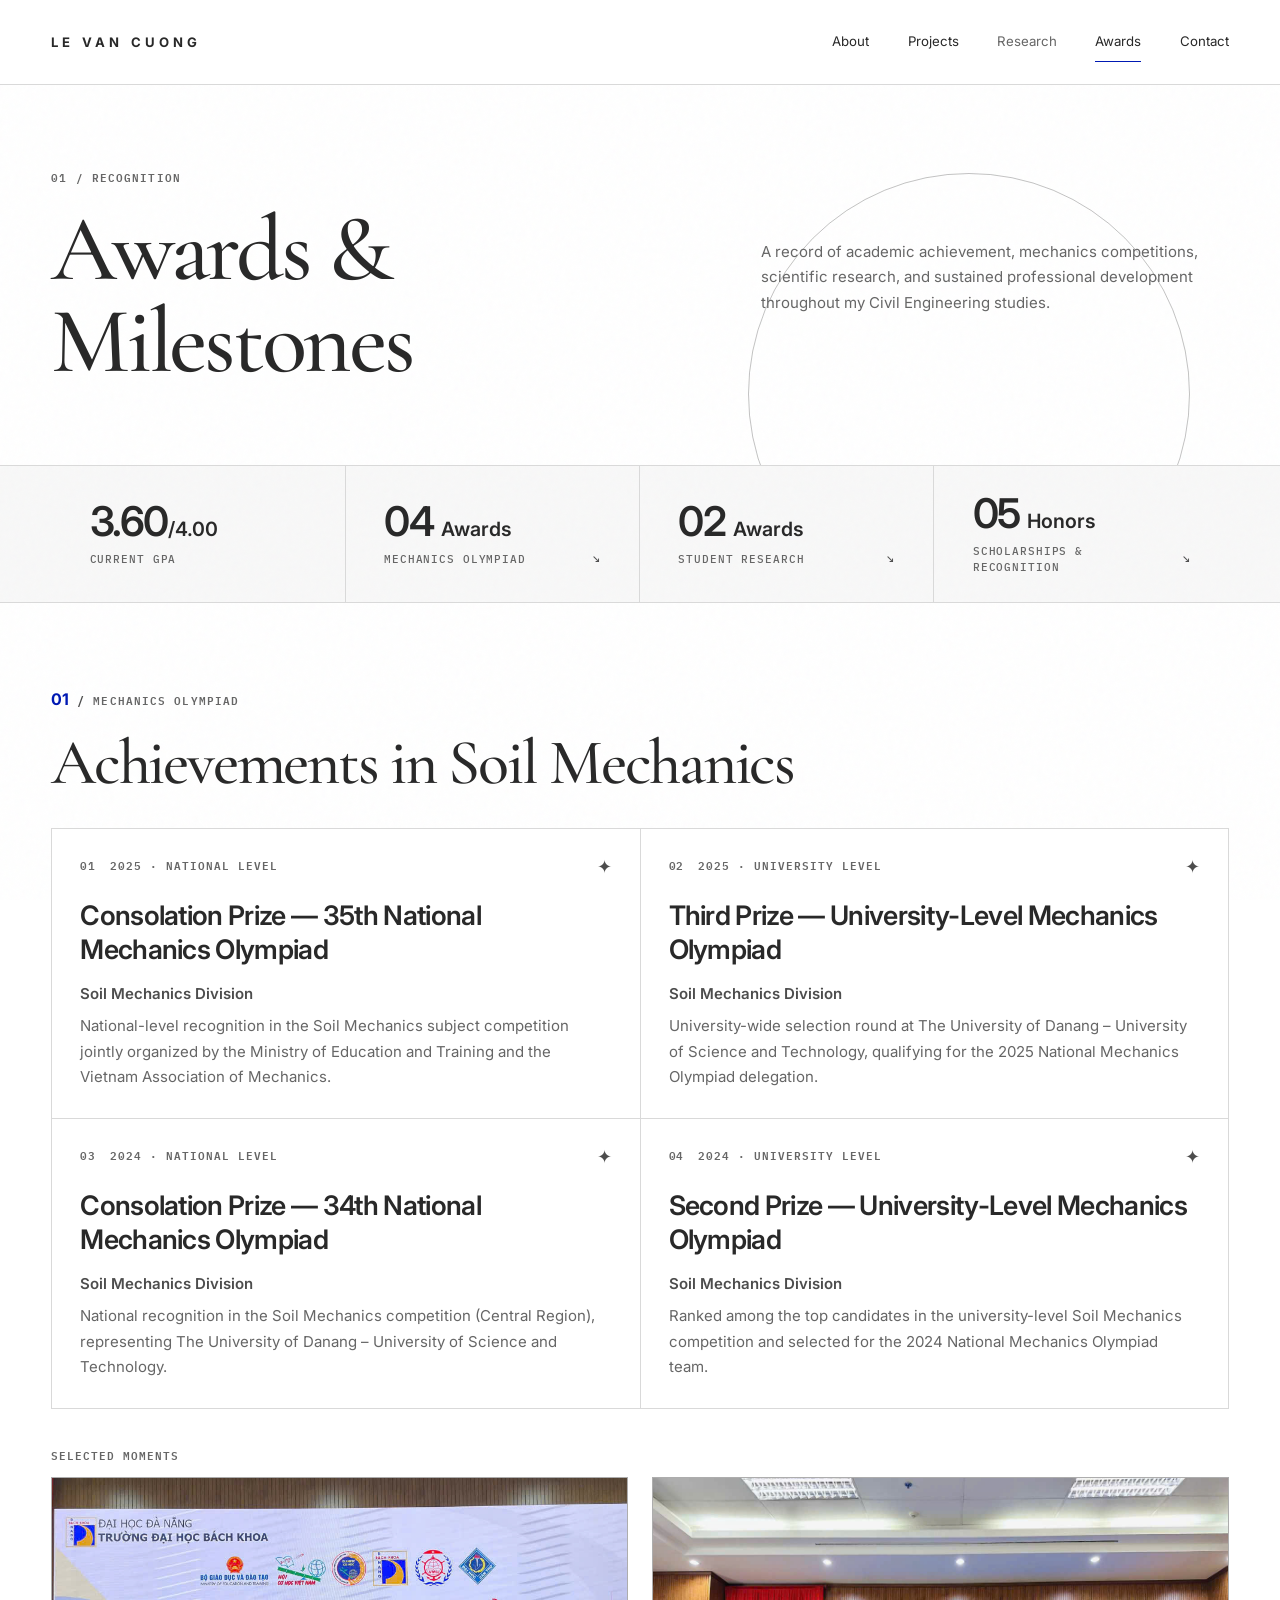
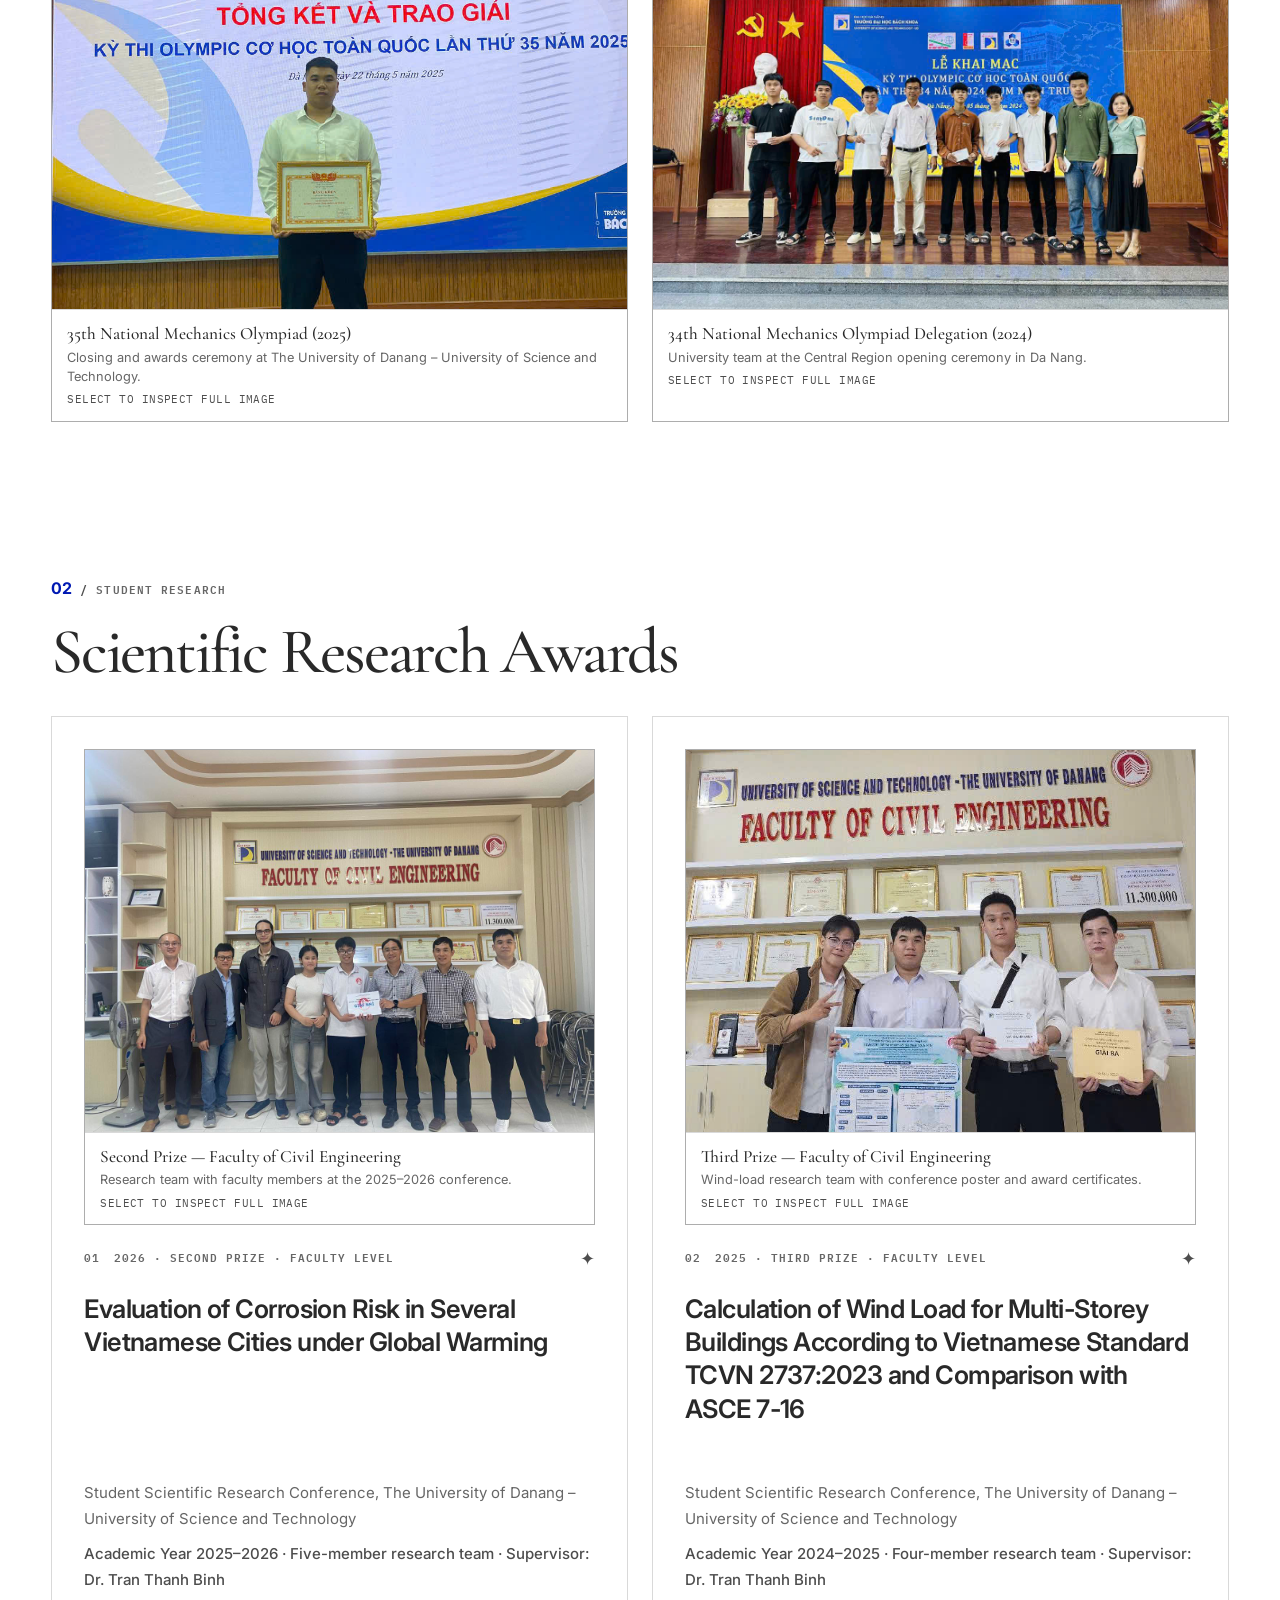
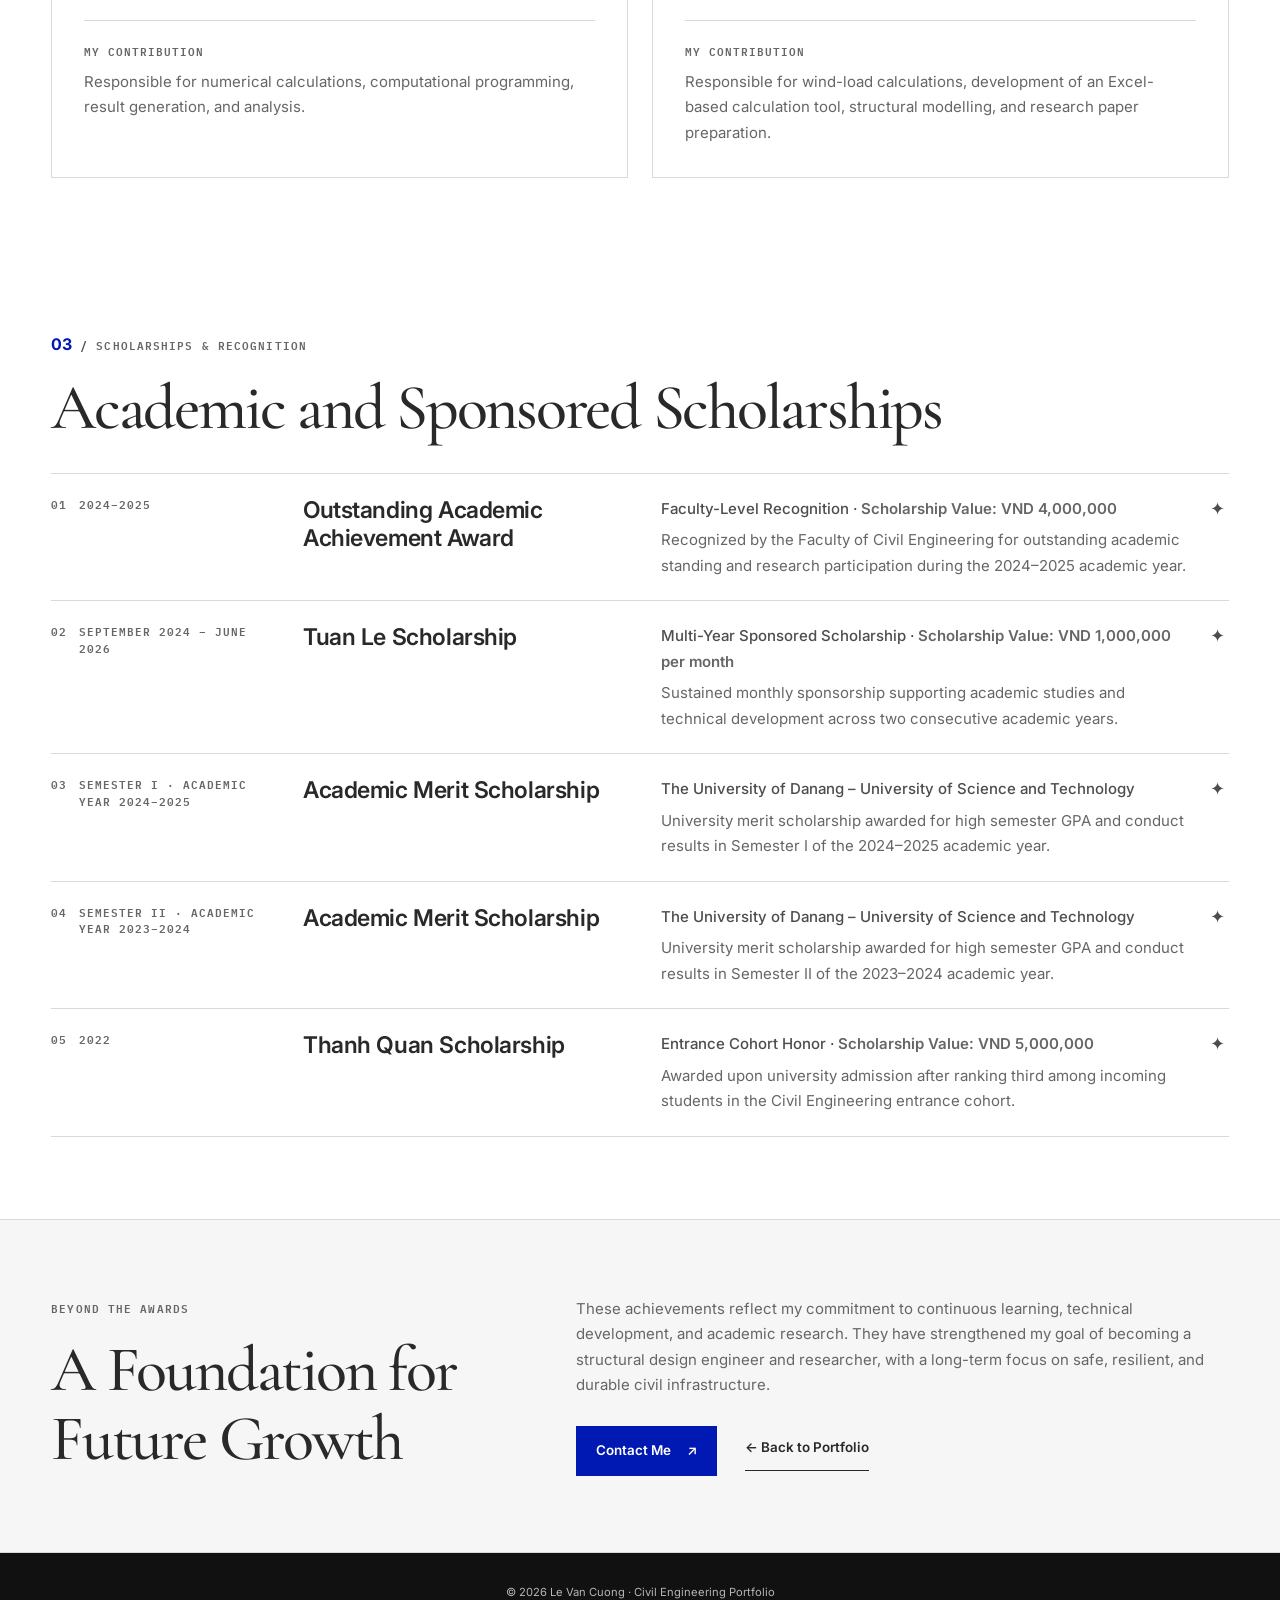
<file: awards.html>
<!DOCTYPE html>
<html lang="en">
<head>
<meta charset="UTF-8">
<meta name="viewport" content="width=device-width,initial-scale=1">
<meta name="description" content="Academic awards, scholarships, and research recognition of civil engineering student Le Van Cuong.">
<meta name="theme-color" content="#ffffff">
<meta property="og:type" content="website">
<meta property="og:title" content="Awards &amp; Milestones | Le Van Cuong">
<meta property="og:description" content="Academic awards, Mechanics Olympiad achievements, student scientific research recognition, and scholarships of Le Van Cuong.">
<meta name="twitter:card" content="summary">
<meta name="twitter:title" content="Awards &amp; Milestones | Le Van Cuong">
<meta name="twitter:description" content="Academic awards, Mechanics Olympiad achievements, student scientific research recognition, and scholarships of Le Van Cuong.">
<title>Awards &amp; Milestones | Le Van Cuong</title>
<link rel="preconnect" href="https://fonts.googleapis.com">
<link rel="preconnect" href="https://fonts.gstatic.com" crossorigin>
<link href="https://fonts.googleapis.com/css2?family=Cormorant+Garamond:wght@400;500;600&family=IBM+Plex+Mono:wght@400;500;600&family=Inter:wght@400;500;600;700&display=swap" rel="stylesheet">
<script type="application/ld+json">
{
  "@context": "https://schema.org",
  "@type": "Person",
  "name": "Le Van Cuong",
  "jobTitle": "Civil Engineering Student",
  "affiliation": {
    "@type": "CollegeOrUniversity",
    "name": "The University of Danang – University of Science and Technology"
  },
  "address": {
    "@type": "PostalAddress",
    "addressLocality": "Da Nang",
    "addressCountry": "VN"
  }
}
</script>
<style>
:root{
  --accent:#0019b3;--accent-deep:#00128a;
  --paper:#ffffff;--paper-deep:#f6f6f6;--ink:#292929;--muted:#666666;
  --sage:#666666;--steel:#4d4d4d;--line:#d9d9d9;--white:#ffffff;
  --dark:#111111;--serif:"Cormorant Garamond",Georgia,serif;
  --sans:"Inter",Arial,sans-serif;--mono:"IBM Plex Mono",monospace;
  --ease-out:cubic-bezier(.22,1,.36,1);
}
*{box-sizing:border-box}
html{scroll-behavior:smooth;scroll-padding-top:84px}
body{
  margin:0;color:var(--ink);font-family:var(--sans);line-height:1.75;
  background:radial-gradient(circle at 18% 4%,rgba(255,255,255,.72),transparent 28rem),var(--paper);
}
body::before{
  position:fixed;inset:0;z-index:-1;content:"";pointer-events:none;opacity:.16;
  background-image:url("data:image/svg+xml,%3Csvg viewBox='0 0 180 180' xmlns='http://www.w3.org/2000/svg'%3E%3Cfilter id='n'%3E%3CfeTurbulence type='fractalNoise' baseFrequency='.9' numOctaves='3' stitchTiles='stitch'/%3E%3C/filter%3E%3Crect width='100%25' height='100%25' filter='url(%23n)' opacity='.16'/%3E%3C/svg%3E");
}
body.lightbox-open{overflow:hidden}
a{color:inherit}
a:focus-visible,button:focus-visible{outline:2px solid var(--steel);outline-offset:5px}
.skip-link{
  position:fixed;top:12px;left:12px;z-index:100;padding:10px 14px;background:var(--dark);color:var(--white);
  font-size:.875rem;font-weight:700;text-decoration:none;transform:translateY(-160%);
}
.skip-link:focus{transform:translateY(0)}
.container{width:min(1180px,calc(100% - 8vw));margin:auto}
header{position:sticky;top:0;z-index:10;background:rgba(255,255,255,.9);border-bottom:1px solid var(--line);-webkit-backdrop-filter:blur(16px);backdrop-filter:blur(16px)}
.nav{height:84px;display:flex;align-items:center;justify-content:space-between}
.brand{text-decoration:none;font-size:.82rem;font-weight:700;letter-spacing:.32em}
.links{display:flex;gap:clamp(22px,3vw,48px)}
.links a{position:relative;text-decoration:none;font-size:.83rem}
.links a::after{position:absolute;right:0;bottom:-8px;left:0;height:1px;content:"";background:var(--accent);transform:scaleX(0);transition:transform .2s ease}
.links a:hover::after,.links a.active::after,.links a[aria-current="page"]::after{transform:scaleX(1)}
.links .disabled-link{color:var(--muted);font-size:.83rem;cursor:not-allowed}
.menu{display:none;width:44px;height:44px;border:1px solid var(--line);background:transparent;color:var(--ink);font-size:1.25rem;cursor:pointer}
.page-hero{position:relative;padding:82px 0 78px;border-bottom:1px solid var(--line);overflow:hidden}
.page-hero::after{position:absolute;right:7vw;bottom:-150px;width:440px;height:440px;content:"";border:1px solid rgba(41,41,41,.28);border-radius:50%}
.hero-grid{position:relative;z-index:1;display:grid;grid-template-columns:1.15fr .85fr;gap:clamp(50px,6vw,90px);align-items:center}
.kicker{margin:0 0 18px;color:var(--sage);font-family:var(--mono);font-size:clamp(.6875rem,.75vw,.75rem);font-weight:600;letter-spacing:.1em;text-transform:uppercase}
.section-label{display:inline-flex;align-items:baseline;gap:8px}
.section-label .section-number{color:var(--accent);font-family:var(--sans);font-size:1rem;font-weight:700;letter-spacing:0;line-height:1}
.section-label .section-divider{color:var(--steel);font-family:var(--mono);font-size:.72rem}
.page-title{max-width:800px;margin:0;font-family:var(--serif);font-size:clamp(3rem,7.3vw,7rem);font-weight:500;letter-spacing:-.035em;line-height:.98}
.hero-lead{max-width:470px;margin:0;color:var(--muted);font-family:var(--sans);font-size:clamp(.9375rem,1.1vw,1rem);line-height:1.7}
.summary-wrap{border-bottom:1px solid var(--line);background:rgba(231,231,231,.28)}
.summary-strip{display:grid;grid-template-columns:repeat(4,minmax(0,1fr))}
.summary-item{min-height:122px;padding:26px clamp(18px,3vw,42px);display:flex;flex-direction:column;justify-content:center;border-right:1px solid var(--line);text-decoration:none;transition:background .18s ease}
.summary-item:last-child{border-right:0}
.summary-link:hover{background:rgba(255,255,255,.72)}
.summary-item strong{display:block;color:var(--ink);font-family:var(--sans);font-size:clamp(2rem,3.2vw,2.75rem);font-weight:600;letter-spacing:-.035em;line-height:1.05}
.summary-item strong span{font-family:inherit;font-size:.48em;font-weight:600;letter-spacing:0;text-transform:none}
.summary-meta{margin-top:9px;display:flex;align-items:center;justify-content:space-between;gap:10px;color:var(--muted);font-family:var(--mono);font-size:clamp(.6875rem,.75vw,.75rem);font-weight:500;letter-spacing:.08em;line-height:1.45;text-transform:uppercase}
.summary-arrow{color:var(--steel);transition:transform .18s ease}
.summary-link:hover .summary-arrow{transform:translate(2px,2px)}
.awards-section{padding:82px 0;scroll-margin-top:84px}
.award-section-head{margin-bottom:30px}
.award-section-title,.note-title{margin:0;font-family:var(--serif);font-size:clamp(2.25rem,5vw,4rem);font-weight:500;letter-spacing:-.035em;line-height:1.08}
.card-meta-row{display:flex;align-items:flex-start;gap:14px}
.award-no,.award-year,.contribution-label{
  font-family:var(--mono);font-size:clamp(.6875rem,.75vw,.75rem);font-weight:600;
  letter-spacing:.09em;line-height:1.5;text-transform:uppercase;
}
.award-no{flex:0 0 auto;color:var(--sage)}
.award-year{color:var(--muted)}
.award-mark{margin-left:auto;color:var(--steel);font-size:1.15rem;line-height:1;text-align:right}
.mechanics-grid{display:grid;grid-template-columns:repeat(2,minmax(0,1fr));gap:1px;background:var(--line);border:1px solid var(--line)}
.mechanics-card{min-width:0;padding:28px;background:var(--white);transition:background .18s ease}
.mechanics-card:hover{background:#fafafa}
.mechanics-title{
  margin:24px 0 0;font-family:var(--sans);font-size:clamp(1.3125rem,2.1vw,1.875rem);
  font-weight:600;letter-spacing:-.025em;line-height:1.25;overflow-wrap:anywhere;
}
.award-category{margin:16px 0 0;color:var(--steel);font-family:var(--sans);font-size:.9375rem;font-weight:600;line-height:1.6}
.award-description{margin:7px 0 0;color:var(--muted);font-family:var(--sans);font-size:clamp(.9375rem,1.05vw,1rem);line-height:1.7}
.awards-moments{margin-top:38px}
.awards-moments-label{
  margin:0 0 14px;color:var(--sage);font-family:var(--mono);font-size:clamp(.6875rem,.75vw,.75rem);
  font-weight:600;letter-spacing:.09em;line-height:1.5;text-transform:uppercase;
}
.awards-moments-grid{display:grid;grid-template-columns:repeat(2,minmax(0,1fr));gap:24px}
.awards-moment-figure,.awards-research-figure{
  min-width:0;margin:0;background:rgba(255,255,255,.62);border:1px solid rgba(41,41,41,.38);
}
.media-trigger{
  display:block;width:100%;padding:0;border:0;background:transparent;color:inherit;text-align:inherit;cursor:zoom-in;
}
.awards-moment-media,.awards-research-media{
  display:block;position:relative;width:100%;aspect-ratio:4/3;overflow:hidden;background:var(--paper-deep);
}
.awards-moment-media img,.awards-research-media img{
  display:block;width:100%;height:100%;object-fit:cover;background:var(--paper-deep);font-size:0;transition:transform .28s ease;
}
.media-trigger:hover img{transform:scale(1.03)}
.awards-moment-image--award{object-position:50% 45%}
.awards-moment-image--team{object-position:50% 50%}
.awards-research-image--carbonation{object-position:50% 50%}
.awards-research-image--wind-load{object-position:50% 58%}
.awards-moment-caption,.awards-research-caption{
  margin:0;padding:13px 15px;border-top:1px solid var(--line);
}
.awards-moment-caption strong,.awards-research-caption strong{
  display:block;color:var(--ink);font-family:var(--serif);font-size:1.08rem;font-weight:500;line-height:1.25;
}
.awards-moment-caption span,.awards-research-caption span{
  display:block;margin-top:3px;color:var(--muted);font-family:var(--sans);font-size:.8rem;line-height:1.5;
}
.zoom-note{
  margin-top:5px!important;color:var(--steel)!important;font-family:var(--mono)!important;
  font-size:.7rem!important;letter-spacing:.04em;text-transform:uppercase;
}
.research-section{padding-top:70px}
.research-grid{display:grid;grid-template-columns:repeat(2,minmax(0,1fr));gap:24px;align-items:stretch}
.research-card{
  min-width:0;height:100%;padding:32px;display:flex;flex-direction:column;
  background:rgba(255,255,255,.46);border:1px solid var(--line);
}
.awards-research-figure{margin-bottom:24px}
.research-title{
  margin:24px 0 0;font-family:var(--sans);font-size:clamp(1.3125rem,2vw,1.75rem);
  font-weight:600;letter-spacing:-.022em;line-height:1.3;overflow-wrap:anywhere;
}
.research-conference,.research-team,.research-contribution p{
  color:var(--muted);font-family:var(--sans);font-size:clamp(.9375rem,1.05vw,1rem);line-height:1.7;
}
.research-conference{margin:22px 0 0}
.research-team{margin:10px 0 0;color:var(--steel);font-weight:500}
.research-contribution{margin-top:28px;padding-top:22px;border-top:1px solid var(--line)}
.contribution-label{display:block;margin-bottom:9px;color:var(--sage)}
.research-contribution p{margin:0}
.scholarships-section{padding-top:70px}
.scholarship-list{border-top:1px solid var(--line)}
.scholarship-item{
  position:relative;padding:22px 34px 22px 0;display:grid;
  grid-template-columns:minmax(140px,.8fr) minmax(220px,1.2fr) minmax(300px,2fr);
  gap:clamp(24px,3vw,42px);align-items:start;border-bottom:1px solid var(--line);
}
.scholarship-meta{display:flex;gap:12px;align-items:flex-start}
.scholarship-title{
  margin:0;font-family:var(--sans);font-size:clamp(1.25rem,1.8vw,1.625rem);
  font-weight:600;letter-spacing:-.018em;line-height:1.25;overflow-wrap:anywhere;
}
.scholarship-copy p{margin:0;color:var(--muted);font-family:var(--sans);font-size:clamp(.9375rem,1.05vw,1rem);line-height:1.7}
.scholarship-copy p+p{margin-top:6px}
.scholarship-detail-line{color:var(--steel)!important;font-weight:500}
.scholarship-value{color:var(--sage);font-weight:600}
.scholarship-item>.award-mark{position:absolute;top:25px;right:4px}
.scholarship-note{padding:76px 0;background:var(--paper-deep);border-top:1px solid var(--line);border-bottom:1px solid var(--line)}
.note-grid{display:grid;grid-template-columns:.8fr 1.2fr;gap:clamp(50px,7vw,90px);align-items:center}
.note-copy p{margin:0;color:var(--muted);font-family:var(--sans);font-size:clamp(.9375rem,1.05vw,1rem);line-height:1.7}
.note-actions{margin-top:28px;display:flex;flex-wrap:wrap;gap:28px;align-items:center}
.btn{
  min-height:50px;padding:0 20px;display:inline-flex;align-items:center;justify-content:center;gap:16px;
  border-radius:0;text-decoration:none;font-size:.84rem;font-weight:600;
  transition:background .18s ease,color .18s ease,transform .18s ease;
}
.btn-primary{background:var(--accent);color:var(--white)}
.btn-primary::after{content:"↗";transition:transform .18s ease}
.btn-primary:hover{background:var(--accent-deep);transform:translateY(-2px)}
.btn-primary:hover::after{transform:translate(3px,-3px)}
.btn-outline{min-height:40px;padding:0 0 4px;border-bottom:1px solid var(--ink);color:var(--ink)}
.btn-outline:hover{color:var(--steel);border-color:var(--steel)}
footer{padding:30px;background:var(--dark);color:#b5b5b5;text-align:center;font-size:.7rem}
.lightbox{
  width:min(1060px,calc(100% - 32px));max-height:calc(100dvh - 32px);padding:0;border:1px solid rgba(255,255,255,.22);
  background:var(--dark);color:var(--white);box-shadow:0 24px 80px rgba(0,0,0,.36);
}
.lightbox[open]{animation:lightboxIn .26s var(--ease-out) both}
.lightbox::backdrop{background:rgba(10,10,10,.84);backdrop-filter:blur(5px)}
.lightbox[open]::backdrop{animation:backdropIn .24s ease both}
@keyframes reveal{
  from{opacity:0;transform:translateY(18px)}
  to{opacity:1;transform:translateY(0)}
}
@keyframes lightboxIn{
  from{opacity:0;transform:translateY(10px) scale(.98)}
  to{opacity:1;transform:translateY(0) scale(1)}
}
@keyframes backdropIn{
  from{opacity:0}
  to{opacity:1}
}
.hero-grid>div:first-child{animation:reveal .72s var(--ease-out) both}
.hero-lead{animation:reveal .84s .1s var(--ease-out) both}
.summary-item{animation:reveal .68s var(--ease-out) both}
.summary-item:nth-child(1){animation-delay:.12s}
.summary-item:nth-child(2){animation-delay:.17s}
.summary-item:nth-child(3){animation-delay:.22s}
.summary-item:nth-child(4){animation-delay:.27s}
.reveal-item{
  opacity:0;transform:translateY(18px);
  transition:opacity .68s var(--ease-out) var(--reveal-delay,0ms),transform .68s var(--ease-out) var(--reveal-delay,0ms);
}
.reveal-item.is-visible{opacity:1;transform:translateY(0)}
.lightbox-close{
  position:absolute;top:12px;right:12px;z-index:2;width:44px;height:44px;border:1px solid rgba(255,255,255,.48);
  background:rgba(17,17,17,.86);color:var(--white);font-size:1.3rem;cursor:pointer;
}
.lightbox figure{margin:0;display:grid;grid-template-rows:minmax(0,1fr) auto;max-height:calc(100dvh - 34px)}
.lightbox-media{min-height:0;display:grid;place-items:center;padding:22px;background:#fff}
.lightbox-media img{display:block;max-width:100%;max-height:calc(100dvh - 150px);object-fit:contain}
.lightbox figcaption{padding:15px 76px 16px 20px;border-top:1px solid rgba(255,255,255,.18)}
.lightbox figcaption strong{font-family:var(--serif);font-size:1.2rem;font-weight:500}
.lightbox figcaption span{display:block;margin-top:2px;color:#c9c9c9;font-size:.82rem}
@media(min-width:901px){
  .research-title{min-height:6.5em}
}
@media(max-width:1024px){
  .scholarship-item{grid-template-columns:minmax(170px,.8fr) minmax(0,2fr)}
  .scholarship-copy{grid-column:2}
}
@media(max-width:900px){
  .links{position:absolute;top:84px;right:0;left:0;padding:24px 8vw 30px;display:none;flex-direction:column;background:rgba(255,255,255,.99);border-bottom:1px solid var(--line);box-shadow:0 18px 30px rgba(17,17,17,.08)}
  .links.open{display:flex}.menu{display:grid;place-items:center}
  .hero-grid,.note-grid{grid-template-columns:1fr;gap:38px}
  .page-hero{padding:72px 0 68px}
  .summary-strip{grid-template-columns:repeat(2,1fr)}
  .summary-item:nth-child(2n){border-right:0}
  .summary-item:nth-child(-n+2){border-bottom:1px solid var(--line)}
  .research-grid{grid-template-columns:1fr}
  .research-card{height:auto}
  .research-title{min-height:0}
  .awards-moments-grid{grid-template-columns:1fr}
}
@media(max-width:700px){
  .mechanics-grid{grid-template-columns:1fr}
  .scholarship-item{padding:22px 34px 22px 0;grid-template-columns:1fr;gap:12px}
  .scholarship-copy{grid-column:auto}
  .lightbox{width:calc(100% - 18px);max-height:calc(100dvh - 18px)}
  .lightbox-media{padding:12px}.lightbox-media img{max-height:calc(100dvh - 138px)}
  .lightbox figcaption{padding:12px 58px 13px 13px}
}
@media(max-width:600px){
  .container{width:calc(100% - 32px)}.nav{height:72px}.links{top:72px;padding-right:16px;padding-left:16px}
  .page-hero{padding:60px 0 58px}
  .summary-item{min-height:106px;padding:22px 16px}
  .awards-section{padding:66px 0;scroll-margin-top:72px}.research-section,.scholarships-section{padding-top:56px}
  .award-section-head{margin-bottom:24px}
  .mechanics-card,.research-card{padding:24px}
  .mechanics-title,.research-title{margin-top:20px}
  .scholarship-note{padding:62px 0}
  .note-actions{flex-direction:column;align-items:flex-start;gap:16px}
}
@media(max-width:379px){
  .summary-strip{grid-template-columns:1fr}
  .summary-item{border-right:0;border-bottom:1px solid var(--line)}
  .summary-item:last-child{border-bottom:0}
}
@media(prefers-reduced-motion:reduce){html{scroll-behavior:auto}*,*::before,*::after{transition-duration:.01ms!important;animation-duration:.01ms!important;animation-iteration-count:1!important}}
</style>
</head>
<body>
<a class="skip-link" href="#main-content">Skip to awards content</a>
<header>
  <div class="container nav">
    <a class="brand" href="index.html" aria-label="Le Van Cuong — home">LE VAN CUONG</a>
    <button class="menu" id="menuBtn" type="button" aria-label="Open navigation" aria-expanded="false" aria-controls="navLinks">☰</button>
    <nav class="links" id="navLinks" aria-label="Main navigation">
      <a href="index.html#about">About</a>
      <a href="academic-projects.html">Projects</a>
      <span class="disabled-link" role="link" aria-disabled="true" title="Coming soon">Research</span>
      <a class="active" href="awards.html" aria-current="page">Awards</a>
      <a href="index.html#contact">Contact</a>
    </nav>
  </div>
</header>

<main id="main-content" tabindex="-1">
  <section class="page-hero">
    <div class="container hero-grid">
      <div><p class="kicker">01 / Recognition</p><h1 class="page-title">Awards &amp;<br>Milestones</h1></div>
      <p class="hero-lead">A record of academic achievement, mechanics competitions, scientific research, and sustained professional development throughout my Civil Engineering studies.</p>
    </div>
  </section>

  <nav class="summary-wrap" aria-label="Academic summary and section directory">
    <div class="container summary-strip">
      <div class="summary-item">
        <strong>3.60<span>/4.00</span></strong>
        <span class="summary-meta"><span>Current GPA</span></span>
      </div>
      <a class="summary-item summary-link" href="#mechanics-olympiad">
        <strong>04 <span>Awards</span></strong>
        <span class="summary-meta"><span>Mechanics Olympiad</span><span class="summary-arrow" aria-hidden="true">↘</span></span>
      </a>
      <a class="summary-item summary-link" href="#student-research">
        <strong>02 <span>Awards</span></strong>
        <span class="summary-meta"><span>Student Research</span><span class="summary-arrow" aria-hidden="true">↘</span></span>
      </a>
      <a class="summary-item summary-link" href="#scholarships">
        <strong>05 <span>Honors</span></strong>
        <span class="summary-meta"><span>Scholarships &amp; Recognition</span><span class="summary-arrow" aria-hidden="true">↘</span></span>
      </a>
    </div>
  </nav>

  <section class="awards-section mechanics-section" id="mechanics-olympiad">
    <div class="container">
      <div class="award-section-head">
        <p class="kicker section-label">
          <span class="section-number">01</span>
          <span class="section-divider" aria-hidden="true">/</span>
          <span>MECHANICS OLYMPIAD</span>
        </p>
        <h2 class="award-section-title">Achievements in Soil Mechanics</h2>
      </div>
      <div class="mechanics-grid">
        <article class="mechanics-card">
          <div class="card-meta-row">
            <span class="award-no">01</span>
            <span class="award-year">2025 · NATIONAL LEVEL</span>
            <span class="award-mark" aria-hidden="true">✦</span>
          </div>
          <h3 class="mechanics-title">Consolation Prize — 35th National Mechanics Olympiad</h3>
          <p class="award-category">Soil Mechanics Division</p>
          <p class="award-description">National-level recognition in the Soil Mechanics subject competition jointly organized by the Ministry of Education and Training and the Vietnam Association of Mechanics.</p>
        </article>
        <article class="mechanics-card">
          <div class="card-meta-row">
            <span class="award-no">02</span>
            <span class="award-year">2025 · UNIVERSITY LEVEL</span>
            <span class="award-mark" aria-hidden="true">✦</span>
          </div>
          <h3 class="mechanics-title">Third Prize — University-Level Mechanics Olympiad</h3>
          <p class="award-category">Soil Mechanics Division</p>
          <p class="award-description">University-wide selection round at The University of Danang – University of Science and Technology, qualifying for the 2025 National Mechanics Olympiad delegation.</p>
        </article>
        <article class="mechanics-card">
          <div class="card-meta-row">
            <span class="award-no">03</span>
            <span class="award-year">2024 · NATIONAL LEVEL</span>
            <span class="award-mark" aria-hidden="true">✦</span>
          </div>
          <h3 class="mechanics-title">Consolation Prize — 34th National Mechanics Olympiad</h3>
          <p class="award-category">Soil Mechanics Division</p>
          <p class="award-description">National recognition in the Soil Mechanics competition (Central Region), representing The University of Danang – University of Science and Technology.</p>
        </article>
        <article class="mechanics-card">
          <div class="card-meta-row">
            <span class="award-no">04</span>
            <span class="award-year">2024 · UNIVERSITY LEVEL</span>
            <span class="award-mark" aria-hidden="true">✦</span>
          </div>
          <h3 class="mechanics-title">Second Prize — University-Level Mechanics Olympiad</h3>
          <p class="award-category">Soil Mechanics Division</p>
          <p class="award-description">Ranked among the top candidates in the university-level Soil Mechanics competition and selected for the 2024 National Mechanics Olympiad team.</p>
        </article>
      </div>
      <div class="awards-moments" aria-labelledby="selected-moments-label">
        <p class="awards-moments-label" id="selected-moments-label">SELECTED MOMENTS</p>
        <div class="awards-moments-grid">
          <figure class="awards-moment-figure">
            <button
              class="media-trigger"
              type="button"
              data-full="assets/images/awards/mechanics-award.jpg"
              data-title="35th National Mechanics Olympiad (2025)"
              data-caption="Closing and awards ceremony of the 35th National Mechanics Olympiad at The University of Danang – University of Science and Technology (May 22, 2025)."
              aria-label="Open larger image of the 35th National Mechanics Olympiad award ceremony"
            >
              <span class="awards-moment-media">
                <img
                  class="awards-moment-image--award"
                  src="assets/images/awards/mechanics-award.jpg"
                  alt="Le Van Cuong holding the certificate at the 35th National Mechanics Olympiad awards ceremony"
                  width="960"
                  height="1280"
                  loading="lazy"
                  decoding="async"
                >
              </span>
            </button>
            <figcaption class="awards-moment-caption">
              <strong>35th National Mechanics Olympiad (2025)</strong>
              <span>Closing and awards ceremony at The University of Danang – University of Science and Technology.</span>
              <span class="zoom-note">Select to inspect full image</span>
            </figcaption>
          </figure>
          <figure class="awards-moment-figure">
            <button
              class="media-trigger"
              type="button"
              data-full="assets/images/awards/mechanics-team.jpg"
              data-title="34th National Mechanics Olympiad Delegation (2024)"
              data-caption="University delegation and faculty advisor at the opening ceremony of the 34th National Mechanics Olympiad — Central Region in Da Nang (May 5, 2024)."
              aria-label="Open larger image of the 34th National Mechanics Olympiad team"
            >
              <span class="awards-moment-media">
                <img
                  class="awards-moment-image--team"
                  src="assets/images/awards/mechanics-team.jpg"
                  alt="University delegation at the 34th National Mechanics Olympiad opening ceremony"
                  width="1276"
                  height="956"
                  loading="lazy"
                  decoding="async"
                >
              </span>
            </button>
            <figcaption class="awards-moment-caption">
              <strong>34th National Mechanics Olympiad Delegation (2024)</strong>
              <span>University team at the Central Region opening ceremony in Da Nang.</span>
              <span class="zoom-note">Select to inspect full image</span>
            </figcaption>
          </figure>
        </div>
      </div>
    </div>
  </section>

  <section class="awards-section research-section" id="student-research">
    <div class="container">
      <div class="award-section-head">
        <p class="kicker section-label">
          <span class="section-number">02</span>
          <span class="section-divider" aria-hidden="true">/</span>
          <span>STUDENT RESEARCH</span>
        </p>
        <h2 class="award-section-title">Scientific Research Awards</h2>
      </div>
      <div class="research-grid">
        <article class="research-card">
          <figure class="awards-research-figure">
            <button
              class="media-trigger"
              type="button"
              data-full="assets/images/awards/research-carbonation.jpg"
              data-title="Second Prize — Student Scientific Research (2025–2026)"
              data-caption="Research team and faculty members at the Faculty of Civil Engineering, The University of Danang – University of Science and Technology."
              aria-label="Open larger image of the Second Prize student research team"
            >
              <span class="awards-research-media">
                <img
                  class="awards-research-image--carbonation"
                  src="assets/images/awards/research-carbonation.jpg"
                  alt="Student research team with faculty members at the Faculty of Civil Engineering"
                  width="1280"
                  height="960"
                  loading="lazy"
                  decoding="async"
                >
              </span>
            </button>
            <figcaption class="awards-research-caption">
              <strong>Second Prize — Faculty of Civil Engineering</strong>
              <span>Research team with faculty members at the 2025–2026 conference.</span>
              <span class="zoom-note">Select to inspect full image</span>
            </figcaption>
          </figure>
          <div class="card-meta-row">
            <span class="award-no">01</span>
            <span class="award-year">2026 · SECOND PRIZE · FACULTY LEVEL</span>
            <span class="award-mark" aria-hidden="true">✦</span>
          </div>
          <h3 class="research-title">Evaluation of Corrosion Risk in Several Vietnamese Cities under Global Warming</h3>
          <p class="research-conference">Student Scientific Research Conference, The University of Danang – University of Science and Technology</p>
          <p class="research-team">Academic Year 2025–2026 · Five-member research team · Supervisor: Dr. Tran Thanh Binh</p>
          <div class="research-contribution">
            <span class="contribution-label">MY CONTRIBUTION</span>
            <p>Responsible for numerical calculations, computational programming, result generation, and analysis.</p>
          </div>
        </article>
        <article class="research-card">
          <figure class="awards-research-figure">
            <button
              class="media-trigger"
              type="button"
              data-full="assets/images/awards/research-wind-load.jpg"
              data-title="Third Prize — Student Scientific Research (2024–2025)"
              data-caption="Wind-load research team holding the conference poster and Third Prize certificate at the Faculty of Civil Engineering, The University of Danang – University of Science and Technology."
              aria-label="Open larger image of the wind-load research team holding project certificates"
            >
              <span class="awards-research-media">
                <img
                  class="awards-research-image--wind-load"
                  src="assets/images/awards/research-wind-load.jpg"
                  alt="Wind-load research team holding project poster and certificates"
                  width="707"
                  height="905"
                  loading="lazy"
                  decoding="async"
                >
              </span>
            </button>
            <figcaption class="awards-research-caption">
              <strong>Third Prize — Faculty of Civil Engineering</strong>
              <span>Wind-load research team with conference poster and award certificates.</span>
              <span class="zoom-note">Select to inspect full image</span>
            </figcaption>
          </figure>
          <div class="card-meta-row">
            <span class="award-no">02</span>
            <span class="award-year">2025 · THIRD PRIZE · FACULTY LEVEL</span>
            <span class="award-mark" aria-hidden="true">✦</span>
          </div>
          <h3 class="research-title">Calculation of Wind Load for Multi-Storey Buildings According to Vietnamese Standard TCVN 2737:2023 and Comparison with ASCE 7-16</h3>
          <p class="research-conference">Student Scientific Research Conference, The University of Danang – University of Science and Technology</p>
          <p class="research-team">Academic Year 2024–2025 · Four-member research team · Supervisor: Dr. Tran Thanh Binh</p>
          <div class="research-contribution">
            <span class="contribution-label">MY CONTRIBUTION</span>
            <p>Responsible for wind-load calculations, development of an Excel-based calculation tool, structural modelling, and research paper preparation.</p>
          </div>
        </article>
      </div>
    </div>
  </section>

  <section class="awards-section scholarships-section" id="scholarships">
    <div class="container">
      <div class="award-section-head">
        <p class="kicker section-label">
          <span class="section-number">03</span>
          <span class="section-divider" aria-hidden="true">/</span>
          <span>SCHOLARSHIPS &amp; RECOGNITION</span>
        </p>
        <h2 class="award-section-title">Academic and Sponsored Scholarships</h2>
      </div>
      <div class="scholarship-list">
        <article class="scholarship-item">
          <div class="scholarship-meta"><span class="award-no">01</span><span class="award-year">2024–2025</span></div>
          <h3 class="scholarship-title">Outstanding Academic Achievement Award</h3>
          <div class="scholarship-copy">
            <p class="scholarship-detail-line">Faculty-Level Recognition · <span class="scholarship-value">Scholarship Value: VND 4,000,000</span></p>
            <p>Recognized by the Faculty of Civil Engineering for outstanding academic standing and research participation during the 2024–2025 academic year.</p>
          </div>
          <span class="award-mark" aria-hidden="true">✦</span>
        </article>
        <article class="scholarship-item">
          <div class="scholarship-meta"><span class="award-no">02</span><span class="award-year">SEPTEMBER 2024 – JUNE 2026</span></div>
          <h3 class="scholarship-title">Tuan Le Scholarship</h3>
          <div class="scholarship-copy">
            <p class="scholarship-detail-line">Multi-Year Sponsored Scholarship · <span class="scholarship-value">Scholarship Value: VND 1,000,000 per month</span></p>
            <p>Sustained monthly sponsorship supporting academic studies and technical development across two consecutive academic years.</p>
          </div>
          <span class="award-mark" aria-hidden="true">✦</span>
        </article>
        <article class="scholarship-item">
          <div class="scholarship-meta"><span class="award-no">03</span><span class="award-year">SEMESTER I · ACADEMIC YEAR 2024–2025</span></div>
          <h3 class="scholarship-title">Academic Merit Scholarship</h3>
          <div class="scholarship-copy">
            <p class="scholarship-detail-line">The University of Danang – University of Science and Technology</p>
            <p>University merit scholarship awarded for high semester GPA and conduct results in Semester I of the 2024–2025 academic year.</p>
          </div>
          <span class="award-mark" aria-hidden="true">✦</span>
        </article>
        <article class="scholarship-item">
          <div class="scholarship-meta"><span class="award-no">04</span><span class="award-year">SEMESTER II · ACADEMIC YEAR 2023–2024</span></div>
          <h3 class="scholarship-title">Academic Merit Scholarship</h3>
          <div class="scholarship-copy">
            <p class="scholarship-detail-line">The University of Danang – University of Science and Technology</p>
            <p>University merit scholarship awarded for high semester GPA and conduct results in Semester II of the 2023–2024 academic year.</p>
          </div>
          <span class="award-mark" aria-hidden="true">✦</span>
        </article>
        <article class="scholarship-item">
          <div class="scholarship-meta"><span class="award-no">05</span><span class="award-year">2022</span></div>
          <h3 class="scholarship-title">Thanh Quan Scholarship</h3>
          <div class="scholarship-copy">
            <p class="scholarship-detail-line">Entrance Cohort Honor · <span class="scholarship-value">Scholarship Value: VND 5,000,000</span></p>
            <p>Awarded upon university admission after ranking third among incoming students in the Civil Engineering entrance cohort.</p>
          </div>
          <span class="award-mark" aria-hidden="true">✦</span>
        </article>
      </div>
    </div>
  </section>

  <section class="scholarship-note">
    <div class="container note-grid">
      <div><p class="kicker">BEYOND THE AWARDS</p><h2 class="note-title">A Foundation for Future Growth</h2></div>
      <div class="note-copy">
        <p>These achievements reflect my commitment to continuous learning, technical development, and academic research. They have strengthened my goal of becoming a structural design engineer and researcher, with a long-term focus on safe, resilient, and durable civil infrastructure.</p>
        <div class="note-actions">
          <a class="btn btn-primary" href="index.html#contact">Contact Me</a>
          <a class="btn btn-outline" href="index.html#portfolio">← Back to Portfolio</a>
        </div>
      </div>
    </div>
  </section>
</main>

<footer>© <span id="year"></span> Le Van Cuong · Civil Engineering Portfolio</footer>

<dialog class="lightbox" id="lightbox" aria-labelledby="lightboxTitle" aria-describedby="lightboxCaption">
  <button class="lightbox-close" id="lightboxClose" type="button" aria-label="Close image viewer">×</button>
  <figure>
    <div class="lightbox-media"><img id="lightboxImage" src="assets/images/awards/mechanics-award.jpg" alt="Le Van Cuong holding the certificate at the 35th National Mechanics Olympiad awards ceremony"></div>
    <figcaption><strong id="lightboxTitle">Award image</strong><span id="lightboxCaption"></span></figcaption>
  </figure>
</dialog>

<script>
const menuBtn=document.getElementById("menuBtn");
const navLinks=document.getElementById("navLinks");
const desktopQuery=window.matchMedia("(min-width: 901px)");

function closeMenu(){
  navLinks.classList.remove("open");
  menuBtn.setAttribute("aria-expanded","false");
  menuBtn.setAttribute("aria-label","Open navigation");
  menuBtn.textContent="☰";
}

menuBtn.addEventListener("click",event=>{
  event.stopPropagation();
  const open=navLinks.classList.toggle("open");
  menuBtn.setAttribute("aria-expanded",String(open));
  menuBtn.setAttribute("aria-label",open?"Close navigation":"Open navigation");
  menuBtn.textContent=open?"×":"☰";
});

navLinks.addEventListener("click",event=>event.stopPropagation());
document.querySelectorAll("#navLinks a").forEach(link=>link.addEventListener("click",closeMenu));
document.addEventListener("click",()=>{if(navLinks.classList.contains("open"))closeMenu()});
desktopQuery.addEventListener("change",event=>{if(event.matches)closeMenu()});

const lightbox=document.getElementById("lightbox");
const lightboxImage=document.getElementById("lightboxImage");
const lightboxTitle=document.getElementById("lightboxTitle");
const lightboxCaption=document.getElementById("lightboxCaption");
const lightboxClose=document.getElementById("lightboxClose");
let activeTrigger=null;

document.querySelectorAll(".media-trigger").forEach(trigger=>{
  trigger.addEventListener("click",()=>{
    const preview=trigger.querySelector("img");
    activeTrigger=trigger;
    lightboxImage.src=trigger.dataset.full;
    lightboxImage.alt=preview.alt;
    lightboxTitle.textContent=trigger.dataset.title;
    lightboxCaption.textContent=trigger.dataset.caption;
    document.body.classList.add("lightbox-open");
    lightbox.showModal();
    lightboxClose.focus();
  });
});

function closeLightbox(){if(lightbox.open)lightbox.close()}
lightboxClose.addEventListener("click",closeLightbox);
lightbox.addEventListener("click",event=>{if(event.target===lightbox)closeLightbox()});
lightbox.addEventListener("close",()=>{
  document.body.classList.remove("lightbox-open");
  lightboxImage.alt="";
  if(activeTrigger)activeTrigger.focus();
});

document.addEventListener("keydown",event=>{
  if(event.key==="Escape"){
    closeMenu();
    closeLightbox();
  }
});

const reduceMotion=window.matchMedia("(prefers-reduced-motion: reduce)");
if(!reduceMotion.matches&&"IntersectionObserver"in window){
  const revealTargets=[
    ...document.querySelectorAll(".award-section-head, .mechanics-card, .awards-moment-figure, .research-card, .scholarship-item, .note-grid > div")
  ];
  document.querySelectorAll(".mechanics-card").forEach((el,i)=>el.style.setProperty("--reveal-delay",`${(i%2)*75}ms`));
  document.querySelectorAll(".awards-moment-figure, .research-card").forEach((el,i)=>el.style.setProperty("--reveal-delay",`${(i%2)*80}ms`));
  const revealObserver=new IntersectionObserver((entries,obs)=>{
    entries.forEach(entry=>{
      if(entry.isIntersecting){
        entry.target.classList.add("is-visible");
        obs.unobserve(entry.target);
      }
    });
  },{threshold:.12,rootMargin:"0px 0px -36px 0px"});
  revealTargets.forEach(el=>{
    if(el.getBoundingClientRect().top<window.innerHeight*.92){
      el.classList.add("is-visible");
    }else{
      el.classList.add("reveal-item");
      revealObserver.observe(el);
    }
  });
}

document.getElementById("year").textContent=new Date().getFullYear();
</script>
</body>
</html>
</file>
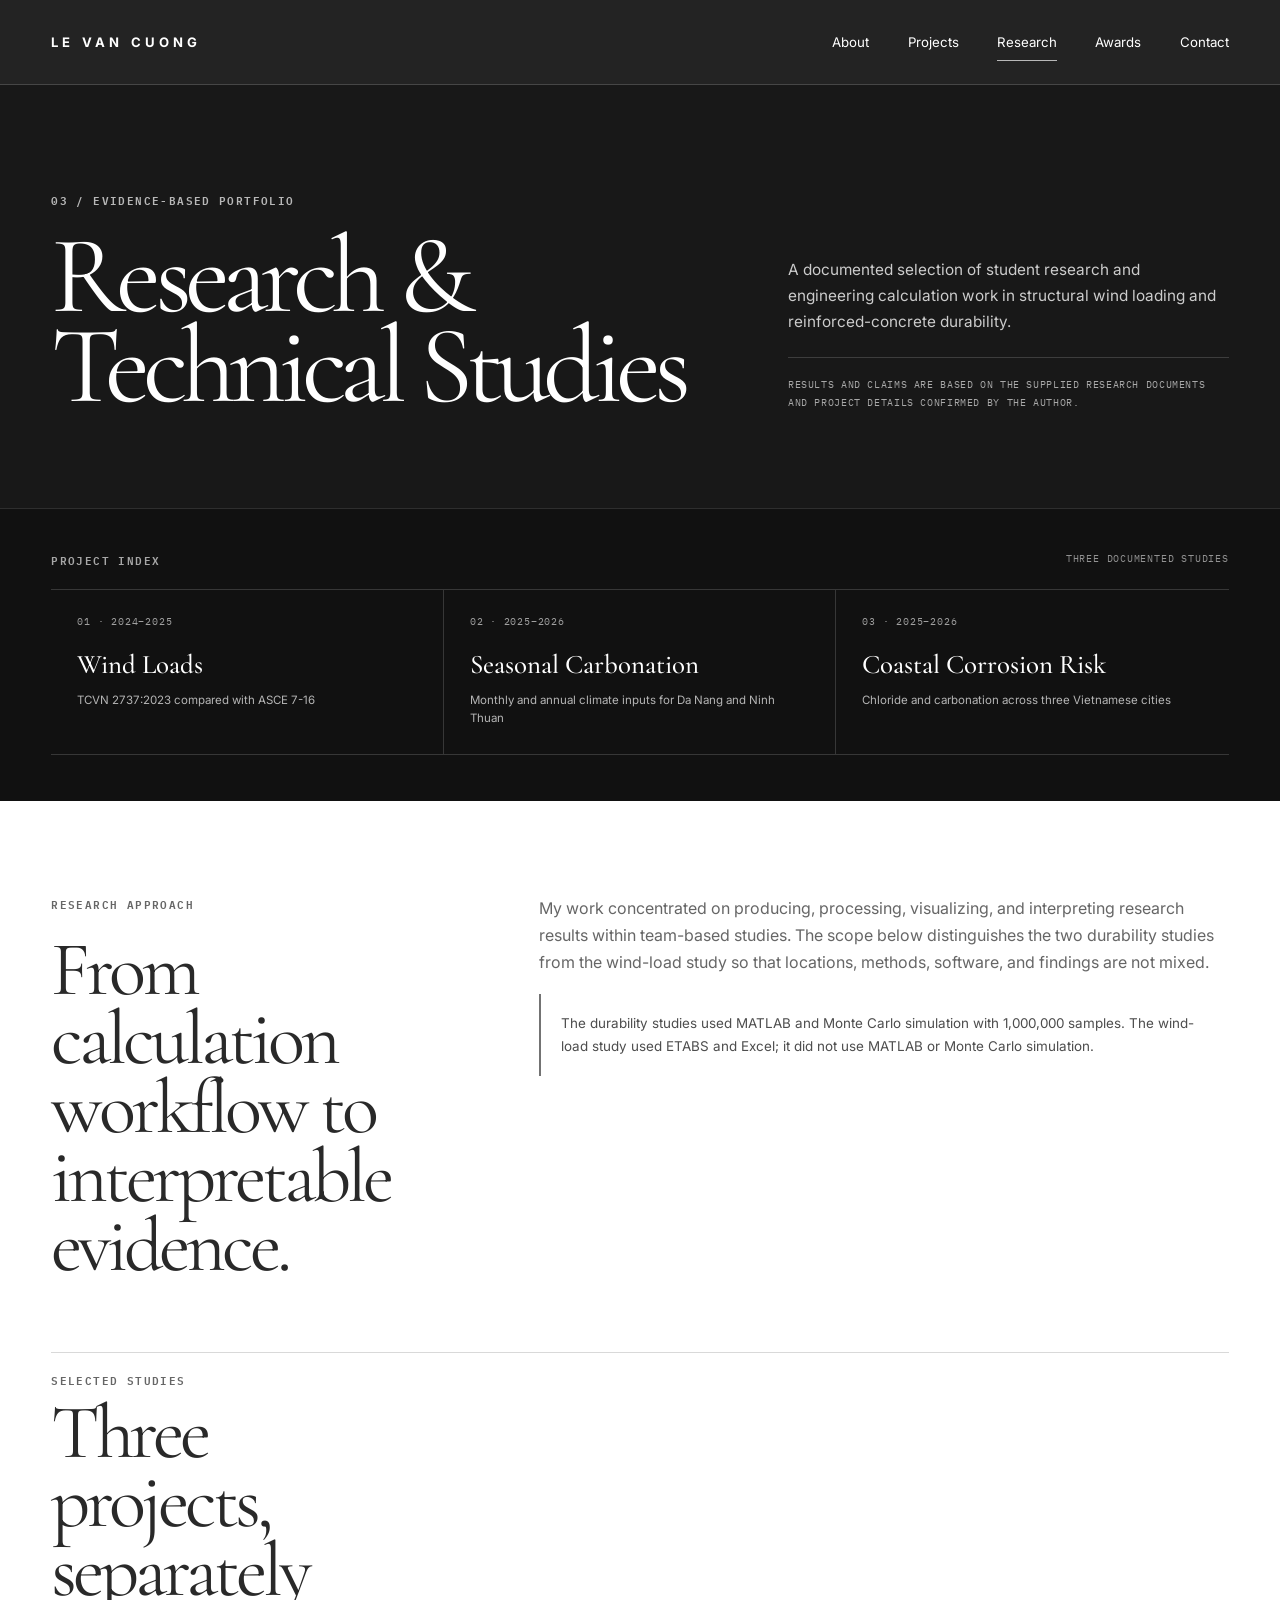
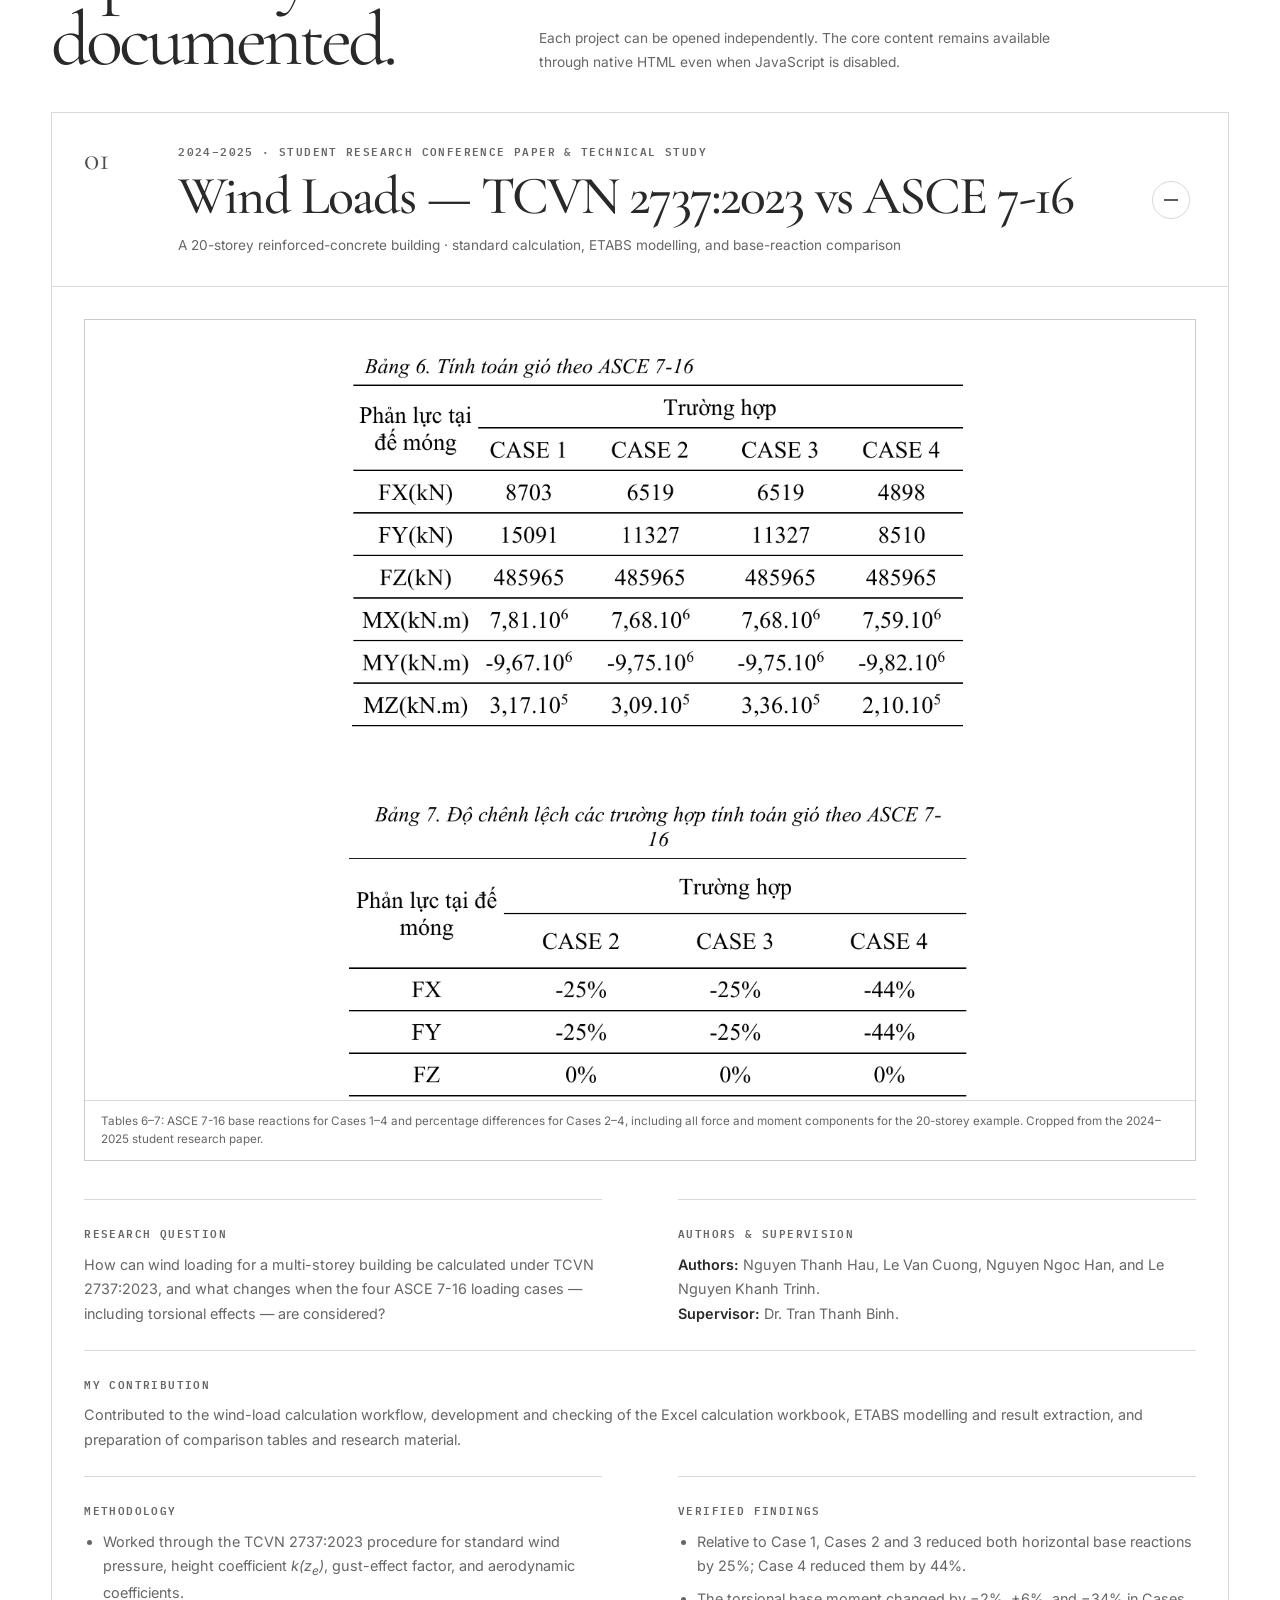
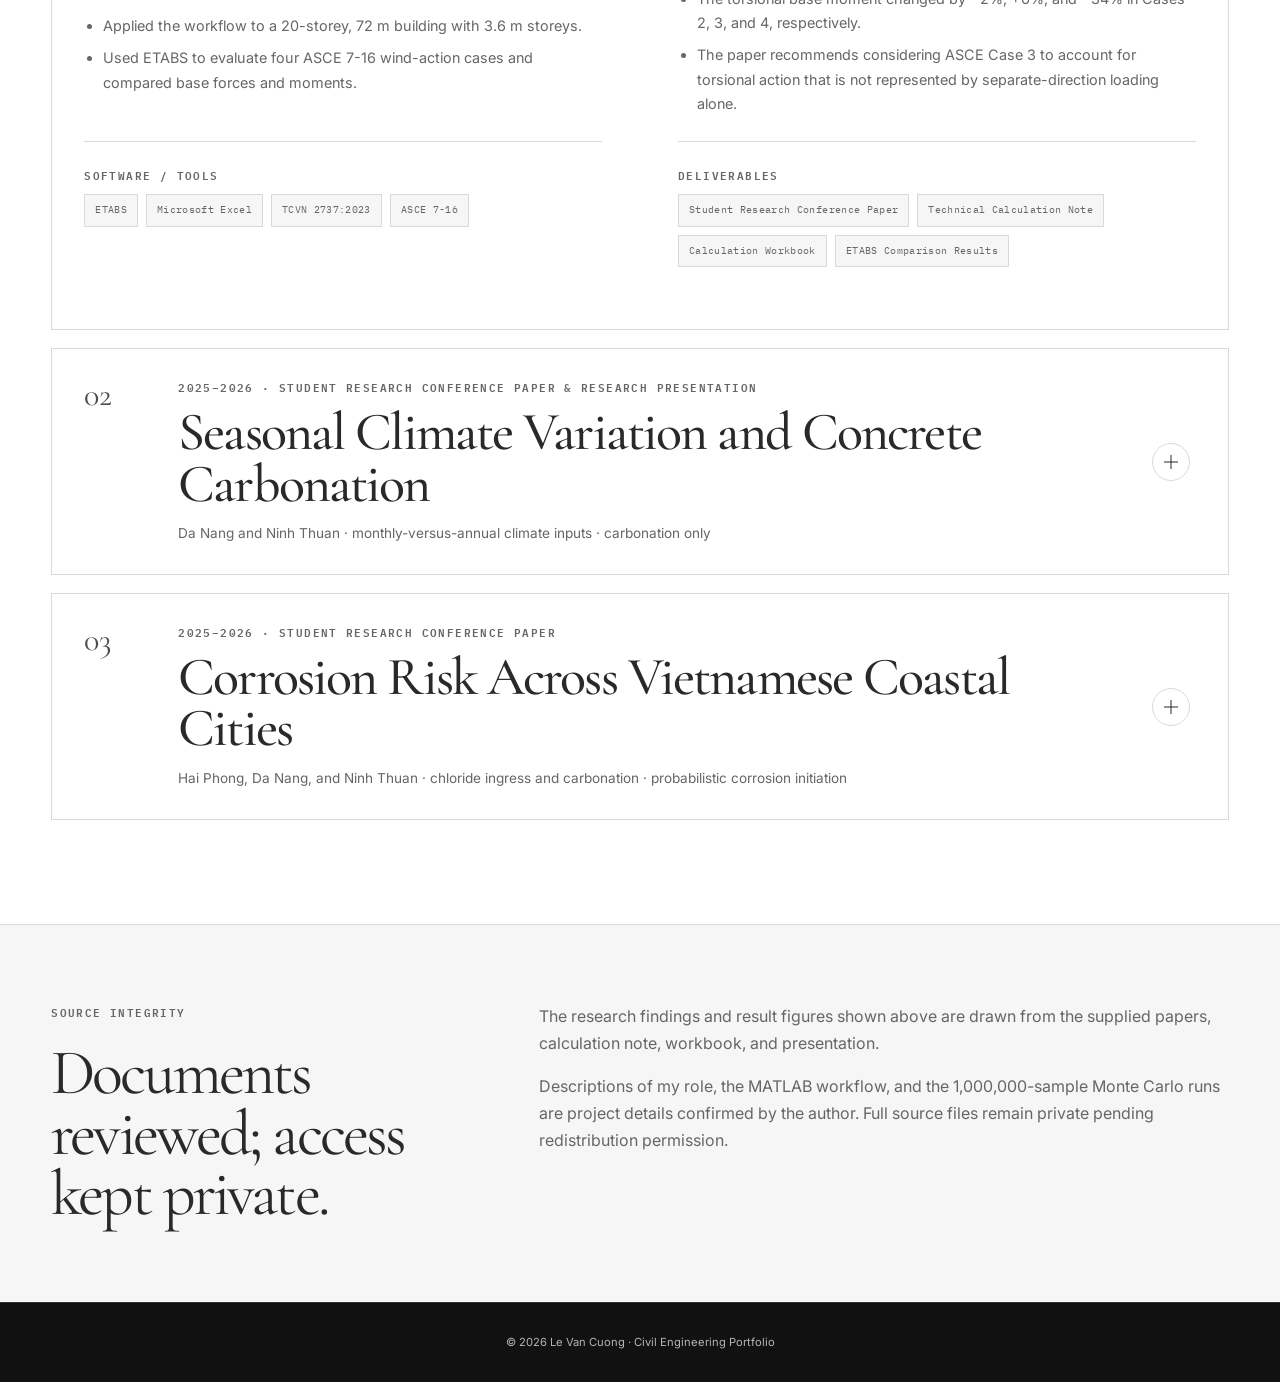
<file: research.html>
<!DOCTYPE html>
<html lang="en">
<head>
<meta charset="UTF-8">
<meta name="viewport" content="width=device-width,initial-scale=1">
<meta name="description" content="Research and technical studies by Le Van Cuong in structural wind loading and reinforced-concrete durability under climate change.">
<meta name="theme-color" content="#26302c">
<title>Research &amp; Technical Studies | Le Van Cuong</title>
<link rel="preconnect" href="https://fonts.googleapis.com">
<link rel="preconnect" href="https://fonts.gstatic.com" crossorigin>
<link href="https://fonts.googleapis.com/css2?family=Cormorant+Garamond:wght@400;500;600&amp;family=IBM+Plex+Mono:wght@400;500&amp;family=Inter:wght@400;500;600;700&amp;display=swap" rel="stylesheet">
<script>document.documentElement.classList.add("js")</script>
<style>
:root{
  --accent:#0019b3;--accent-deep:#00128a;
  --paper:#ffffff;--paper-deep:#f6f6f6;--ink:#292929;--muted:#666666;
  --sage:#666666;--steel:#4d4d4d;--line:#d9d9d9;--white:#ffffff;
  --dark:#181818;--dark-deep:#111111;--serif:"Cormorant Garamond",Georgia,serif;
  --sans:"Inter",Arial,sans-serif;--mono:"IBM Plex Mono",monospace;
}
*{box-sizing:border-box}
html{scroll-behavior:smooth;scroll-padding-top:104px}
body{margin:0;background:var(--paper);color:var(--ink);font-family:var(--sans);line-height:1.7}
img{max-width:100%}
a{color:inherit}
a:focus-visible,button:focus-visible,summary:focus-visible{outline:2px solid #9a9a9a;outline-offset:5px}
.container{width:min(1180px,calc(100% - 8vw));margin:auto}
.eyebrow,.kicker,.project-label,.section-label,.project-type{
  font-family:var(--mono);font-size:.67rem;font-weight:600;letter-spacing:.13em;text-transform:uppercase;
}
header{position:sticky;top:0;z-index:20;background:rgba(24,24,24,.95);color:var(--white);border-bottom:1px solid rgba(255,255,255,.16);backdrop-filter:blur(16px)}
.nav{height:84px;display:flex;align-items:center;justify-content:space-between}
.brand{text-decoration:none;font-size:.82rem;font-weight:700;letter-spacing:.32em}
.links{display:flex;gap:clamp(22px,3vw,48px)}
.links a{position:relative;text-decoration:none;font-size:.83rem}
.links a::after{position:absolute;right:0;bottom:-8px;left:0;height:1px;content:"";background:#b8b8b8;transform:scaleX(0);transition:transform .2s ease}
.links a:hover::after,.links a.active::after{transform:scaleX(1)}
.menu{display:none;width:44px;height:44px;border:1px solid rgba(255,255,255,.25);background:transparent;color:var(--white);font-size:1.25rem;cursor:pointer}
.page-hero{padding:106px 0 96px;background:var(--dark);color:var(--white)}
.hero-grid{display:grid;grid-template-columns:minmax(0,1.18fr) minmax(280px,.82fr);gap:clamp(48px,8vw,108px);align-items:end}
.kicker{margin:0 0 22px;color:var(--sage)}.page-hero .kicker{color:#b8b8b8}
h1{max-width:830px;margin:0;font-family:var(--serif);font-size:clamp(4.25rem,8.6vw,8rem);font-weight:400;letter-spacing:-.062em;line-height:.82}
.hero-copy{margin:0;color:#cccccc;font-size:clamp(.95rem,1.2vw,1.08rem)}
.hero-note{display:block;margin-top:22px;padding-top:18px;border-top:1px solid rgba(255,255,255,.16);color:#a8a8a8;font-family:var(--mono);font-size:.65rem;letter-spacing:.06em;text-transform:uppercase}
.project-index{padding:42px 0 46px;background:var(--dark-deep);color:var(--white);border-top:1px solid rgba(255,255,255,.12)}
.index-heading{display:flex;align-items:center;justify-content:space-between;gap:24px;margin-bottom:20px}
.index-heading p{margin:0;color:#a7a7a7}
.index-heading span{color:#929292;font-family:var(--mono);font-size:.62rem;letter-spacing:.08em;text-transform:uppercase}
.index-grid{display:grid;grid-template-columns:repeat(3,minmax(0,1fr));border-top:1px solid rgba(255,255,255,.16);border-bottom:1px solid rgba(255,255,255,.16)}
.index-card{min-width:0;padding:24px 26px 26px;text-decoration:none;border-right:1px solid rgba(255,255,255,.16);transition:background .2s ease,color .2s ease}
.index-card:last-child{border-right:0}
.index-card:hover{background:rgba(255,255,255,.05)}
.index-card span{display:block;color:#a0a0a0;font-family:var(--mono);font-size:.62rem;letter-spacing:.08em}
.index-card strong{display:block;margin-top:20px;font-family:var(--serif);font-size:clamp(1.35rem,2.1vw,1.85rem);font-weight:500;line-height:1.05}
.index-card small{display:block;margin-top:13px;color:#b5b5b5;font-size:.72rem;line-height:1.55}
.research-intro{padding:94px 0 72px}
.intro-grid{display:grid;grid-template-columns:minmax(240px,.72fr) minmax(0,1.28fr);gap:clamp(48px,8vw,100px)}
.intro-grid h2,.section-heading h2{margin:0;font-family:var(--serif);font-size:clamp(3.15rem,6vw,5.7rem);font-weight:400;letter-spacing:-.052em;line-height:.9}
.intro-copy p{margin:0;color:var(--muted)}
.intro-copy p+p{margin-top:18px}
.evidence-note{padding:18px 20px;border-left:2px solid #737373;background:rgba(255,255,255,.48);color:var(--steel)!important;font-size:.84rem}
.studies{padding:0 0 104px}
.section-heading{display:grid;grid-template-columns:.72fr 1.28fr;gap:clamp(48px,8vw,100px);align-items:end;margin-bottom:38px;padding-top:18px;border-top:1px solid var(--line)}
.section-heading p{margin:0 0 8px;color:var(--sage)}
.section-heading .section-note{max-width:540px;margin:0;color:var(--muted);font-family:var(--sans);font-size:.86rem;letter-spacing:0;text-transform:none}
.research-project{margin-top:18px;scroll-margin-top:104px}
.research-project details{border:1px solid var(--line);background:rgba(255,255,255,.4)}
.research-project summary{list-style:none;cursor:pointer}
.research-project summary::-webkit-details-marker{display:none}
.project-summary{display:grid;grid-template-columns:70px minmax(0,1fr) 44px;gap:24px;align-items:center;padding:30px 32px}
.project-no{align-self:start;color:var(--steel);font-family:var(--serif);font-size:2rem;line-height:1}
.project-type{display:block;margin-bottom:10px;color:var(--sage);line-height:1.55}
.project-title{display:block;max-width:900px;font-family:var(--serif);font-size:clamp(2rem,4.2vw,4.2rem);font-weight:500;letter-spacing:-.035em;line-height:.96}
.project-scope{display:block;max-width:790px;margin-top:14px;color:var(--muted);font-size:.85rem;line-height:1.55}
.summary-icon{position:relative;width:38px;height:38px;border:1px solid var(--line);border-radius:50%}
.summary-icon::before,.summary-icon::after{position:absolute;top:50%;left:50%;width:14px;height:1px;content:"";background:var(--ink);transform:translate(-50%,-50%);transition:transform .2s ease}
.summary-icon::after{transform:translate(-50%,-50%) rotate(90deg)}
details[open] .summary-icon::after{transform:translate(-50%,-50%) rotate(0)}
.project-body{padding:0 32px 38px;border-top:1px solid var(--line);animation:reveal .24s ease both}
.project-figure{margin:32px 0 38px;background:#fff;border:1px solid #cacaca}
.project-media{width:100%;max-height:780px;display:grid;place-items:center;overflow:hidden;background:#fff}
.project-media img{display:block;width:100%;height:auto;max-height:780px;object-fit:contain}
.project-figure figcaption{padding:12px 16px;border-top:1px solid var(--line);color:var(--muted);font-size:.73rem;line-height:1.5}
.project-data{display:grid;grid-template-columns:repeat(2,minmax(0,1fr));column-gap:clamp(36px,6vw,76px)}
.project-section{min-width:0;padding:24px 0;border-top:1px solid var(--line)}
.project-section--wide{grid-column:1/-1}
.section-label{display:block;margin-bottom:10px;color:var(--sage)}
.project-section p{margin:0;color:var(--muted);font-size:.9rem}
.project-section strong{color:var(--ink);font-weight:600}
.compact-list{margin:0;padding-left:19px;color:var(--muted);font-size:.9rem}
.compact-list li+li{margin-top:8px}
.tool-list,.deliverable-list{display:flex;flex-wrap:wrap;gap:8px;margin:0;padding:0;list-style:none}
.tool-list li,.deliverable-list li{padding:7px 10px;background:var(--paper-deep);border:1px solid var(--line);color:var(--sage);font-family:var(--mono);font-size:.61rem;letter-spacing:.035em}
.source-integrity{padding:78px 0;background:var(--paper-deep);border-top:1px solid var(--line)}
.integrity-grid{display:grid;grid-template-columns:.72fr 1.28fr;gap:clamp(48px,8vw,100px)}
.integrity-grid h2{margin:0;font-family:var(--serif);font-size:clamp(2.7rem,5vw,4.7rem);font-weight:400;letter-spacing:-.045em;line-height:.94}
.integrity-copy p{margin:0;color:var(--muted)}
.integrity-copy p+p{margin-top:15px}
footer{padding:30px;background:var(--dark-deep);color:#b5b5b5;border-top:1px solid rgba(255,255,255,.14);text-align:center;font-size:.7rem}
@keyframes reveal{from{opacity:0;transform:translateY(-8px)}to{opacity:1;transform:none}}
@media(max-width:900px){
  .links{position:absolute;top:84px;right:0;left:0;padding:24px 8vw 30px;flex-direction:column;background:rgba(24,24,24,.99);border-bottom:1px solid rgba(255,255,255,.16)}
  .js .links{display:none}.js .links.open{display:flex}.js .menu{display:grid;place-items:center}
  .hero-grid,.intro-grid,.section-heading,.integrity-grid{grid-template-columns:1fr;gap:36px}
  .page-hero{padding:80px 0 76px}.index-grid{grid-template-columns:1fr}
  .index-card{border-right:0;border-bottom:1px solid rgba(255,255,255,.16)}.index-card:last-child{border-bottom:0}
  .project-summary{grid-template-columns:52px minmax(0,1fr) 38px;gap:16px;padding:26px 24px}
  .project-body{padding:0 24px 30px}.project-data{grid-template-columns:1fr}.project-section--wide{grid-column:auto}
}
@media(max-width:600px){
  .container{width:calc(100% - 32px)}.nav{height:72px}.links{top:72px;padding-right:16px;padding-left:16px}
  .page-hero{padding:66px 0 62px}h1{font-size:clamp(3.55rem,18vw,5rem)}
  .project-index{padding:34px 0}.index-heading{align-items:flex-start;flex-direction:column;gap:6px}
  .eyebrow,.kicker,.project-label,.section-label,.project-type{font-size:.7rem}
  .hero-note,.index-heading span,.index-card span{font-size:.68rem}
  .project-figure figcaption{font-size:.78rem}.tool-list li,.deliverable-list li{font-size:.66rem}
  .research-intro{padding:68px 0 56px}.studies{padding-bottom:74px}
  .project-summary{grid-template-columns:1fr 34px;gap:14px;padding:24px 20px}.project-no{grid-column:1/-1}
  .project-title{font-size:clamp(2rem,11vw,3rem)}.project-scope{font-size:.78rem}
  .project-body{padding:0 20px 26px}.project-figure{margin:24px 0 30px}
  .project-section{padding:20px 0}.source-integrity{padding:62px 0}
}
@media(prefers-reduced-motion:reduce){
  html{scroll-behavior:auto}*,*::before,*::after{animation-duration:.01ms!important;animation-iteration-count:1!important;transition-duration:.01ms!important}
}
</style>
</head>
<body>
<header>
  <div class="container nav">
    <a class="brand" href="index.html" aria-label="Le Van Cuong — home">LE VAN CUONG</a>
    <button class="menu" id="menuBtn" type="button" aria-label="Open navigation" aria-expanded="false" aria-controls="navLinks">☰</button>
    <nav class="links" id="navLinks" aria-label="Main navigation">
      <a href="index.html#about">About</a>
      <a href="academic-projects.html">Projects</a>
      <a class="active" href="research.html" aria-current="page">Research</a>
      <a href="awards.html">Awards</a>
      <a href="index.html#contact">Contact</a>
    </nav>
  </div>
</header>

<main>
  <section class="page-hero">
    <div class="container hero-grid">
      <div>
        <p class="kicker">03 / Evidence-based portfolio</p>
        <h1>Research &amp;<br>Technical Studies</h1>
      </div>
      <p class="hero-copy">A documented selection of student research and engineering calculation work in structural wind loading and reinforced-concrete durability.
        <span class="hero-note">Results and claims are based on the supplied research documents and project details confirmed by the author.</span>
      </p>
    </div>
  </section>

  <nav class="project-index" aria-label="Research project index">
    <div class="container">
      <div class="index-heading">
        <p class="eyebrow">Project index</p>
        <span>Three documented studies</span>
      </div>
      <div class="index-grid">
        <a class="index-card" href="#wind-loads">
          <span>01 · 2024–2025</span>
          <strong>Wind Loads</strong>
          <small>TCVN 2737:2023 compared with ASCE 7-16</small>
        </a>
        <a class="index-card" href="#seasonal-carbonation">
          <span>02 · 2025–2026</span>
          <strong>Seasonal Carbonation</strong>
          <small>Monthly and annual climate inputs for Da Nang and Ninh Thuan</small>
        </a>
        <a class="index-card" href="#corrosion-risk">
          <span>03 · 2025–2026</span>
          <strong>Coastal Corrosion Risk</strong>
          <small>Chloride and carbonation across three Vietnamese cities</small>
        </a>
      </div>
    </div>
  </nav>

  <section class="research-intro" aria-labelledby="research-approach-title">
    <div class="container intro-grid">
      <div>
        <p class="kicker">Research approach</p>
        <h2 id="research-approach-title">From calculation workflow to interpretable evidence.</h2>
      </div>
      <div class="intro-copy">
        <p>My work concentrated on producing, processing, visualizing, and interpreting research results within team-based studies. The scope below distinguishes the two durability studies from the wind-load study so that locations, methods, software, and findings are not mixed.</p>
        <p class="evidence-note">The durability studies used MATLAB and Monte Carlo simulation with 1,000,000 samples. The wind-load study used ETABS and Excel; it did not use MATLAB or Monte Carlo simulation.</p>
      </div>
    </div>
  </section>

  <section class="studies" aria-labelledby="selected-studies-title">
    <div class="container">
      <div class="section-heading">
        <div>
          <p class="section-label">Selected studies</p>
          <h2 id="selected-studies-title">Three projects, separately documented.</h2>
        </div>
        <p class="section-note">Each project can be opened independently. The core content remains available through native HTML even when JavaScript is disabled.</p>
      </div>

      <article class="research-project" id="wind-loads">
        <details open>
          <summary>
            <span class="project-summary">
              <span class="project-no">01</span>
              <span>
                <span class="project-type">2024–2025 · Student Research Conference Paper &amp; Technical Study</span>
                <span class="project-title">Wind Loads — TCVN 2737:2023 vs ASCE 7-16</span>
                <span class="project-scope">A 20-storey reinforced-concrete building · standard calculation, ETABS modelling, and base-reaction comparison</span>
              </span>
              <span class="summary-icon" aria-hidden="true"></span>
            </span>
          </summary>
          <div class="project-body">
            <figure class="project-figure">
              <div class="project-media">
                <img src="assets/images/research/wind-asce-cases.png" alt="Table 6 with ASCE 7-16 base reactions for Cases 1 to 4 and Table 7 with percentage differences for Cases 2 to 4, including FX, FY, FZ, MX, MY, and MZ" width="1090" height="1548" loading="lazy" decoding="async">
              </div>
              <figcaption>Tables 6–7: ASCE 7-16 base reactions for Cases 1–4 and percentage differences for Cases 2–4, including all force and moment components for the 20-storey example. Cropped from the 2024–2025 student research paper.</figcaption>
            </figure>
            <div class="project-data">
              <section class="project-section">
                <span class="section-label">Research question</span>
                <p>How can wind loading for a multi-storey building be calculated under TCVN 2737:2023, and what changes when the four ASCE 7-16 loading cases — including torsional effects — are considered?</p>
              </section>
              <section class="project-section">
                <span class="section-label">Authors &amp; supervision</span>
                <p><strong>Authors:</strong> Nguyen Thanh Hau, Le Van Cuong, Nguyen Ngoc Han, and Le Nguyen Khanh Trinh.<br><strong>Supervisor:</strong> Dr. Tran Thanh Binh.</p>
              </section>
              <section class="project-section project-section--wide">
                <span class="section-label">My contribution</span>
                <p>Contributed to the wind-load calculation workflow, development and checking of the Excel calculation workbook, ETABS modelling and result extraction, and preparation of comparison tables and research material.</p>
              </section>
              <section class="project-section">
                <span class="section-label">Methodology</span>
                <ul class="compact-list">
                  <li>Worked through the TCVN 2737:2023 procedure for standard wind pressure, height coefficient <em>k(z<sub>e</sub>)</em>, gust-effect factor, and aerodynamic coefficients.</li>
                  <li>Applied the workflow to a 20-storey, 72 m building with 3.6 m storeys.</li>
                  <li>Used ETABS to evaluate four ASCE 7-16 wind-action cases and compared base forces and moments.</li>
                </ul>
              </section>
              <section class="project-section">
                <span class="section-label">Verified findings</span>
                <ul class="compact-list">
                  <li>Relative to Case 1, Cases 2 and 3 reduced both horizontal base reactions by 25%; Case 4 reduced them by 44%.</li>
                  <li>The torsional base moment changed by −2%, +6%, and −34% in Cases 2, 3, and 4, respectively.</li>
                  <li>The paper recommends considering ASCE Case 3 to account for torsional action that is not represented by separate-direction loading alone.</li>
                </ul>
              </section>
              <section class="project-section">
                <span class="section-label">Software / tools</span>
                <ul class="tool-list" aria-label="Wind-load study tools"><li>ETABS</li><li>Microsoft Excel</li><li>TCVN 2737:2023</li><li>ASCE 7-16</li></ul>
              </section>
              <section class="project-section">
                <span class="section-label">Deliverables</span>
                <ul class="deliverable-list" aria-label="Wind-load study deliverables"><li>Student Research Conference Paper</li><li>Technical Calculation Note</li><li>Calculation Workbook</li><li>ETABS Comparison Results</li></ul>
              </section>
            </div>
          </div>
        </details>
      </article>

      <article class="research-project" id="seasonal-carbonation">
        <details>
          <summary>
            <span class="project-summary">
              <span class="project-no">02</span>
              <span>
                <span class="project-type">2025–2026 · Student Research Conference Paper &amp; Research Presentation</span>
                <span class="project-title">Seasonal Climate Variation and Concrete Carbonation</span>
                <span class="project-scope">Da Nang and Ninh Thuan · monthly-versus-annual climate inputs · carbonation only</span>
              </span>
              <span class="summary-icon" aria-hidden="true"></span>
            </span>
          </summary>
          <div class="project-body">
            <figure class="project-figure">
              <div class="project-media">
                <img src="assets/images/research/carbonation-monthly-yearly.png" alt="Two line charts comparing monthly and yearly carbonation-depth predictions for Da Nang and Ninh Thuan under four SSP scenarios" width="800" height="1120" loading="lazy" decoding="async">
              </div>
              <figcaption>Predicted carbonation depth using monthly and yearly climate data: (a) Da Nang and (b) Ninh Thuan. Extracted from Figure 7 of the 2025–2026 paper.</figcaption>
            </figure>
            <div class="project-data">
              <section class="project-section">
                <span class="section-label">Research question</span>
                <p>How does retaining seasonal variation in temperature and relative humidity change long-term carbonation predictions compared with using annual climate averages?</p>
              </section>
              <section class="project-section">
                <span class="section-label">Authors &amp; supervision</span>
                <p><strong>Authors:</strong> Le Viet Nghia, Le Van Cuong, Nguyen Phuoc Nguyen Bao, Mai Van Huy, and Lai Thi Bich Van.<br><strong>Supervisor:</strong> Dr. Tran Thanh Binh.</p>
              </section>
              <section class="project-section project-section--wide">
                <span class="section-label">My contribution</span>
                <p>Focused on producing and interpreting the research results, including implementing the numerical workflow in MATLAB, running Monte Carlo simulations with 1,000,000 samples, processing the outputs, and preparing the result visualizations.</p>
              </section>
              <section class="project-section">
                <span class="section-label">Methodology</span>
                <ul class="compact-list">
                  <li>Applied a carbonation model incorporating atmospheric CO₂ concentration, temperature, relative humidity, and uncertain material parameters.</li>
                  <li>Compared monthly and annual climate inputs for Da Nang and Ninh Thuan under SSP1-2.6, SSP2-4.5, SSP3-7.0, and SSP5-8.5.</li>
                  <li>Used probabilistic simulation to evaluate carbonation-depth trajectories through 2100.</li>
                </ul>
              </section>
              <section class="project-section">
                <span class="section-label">Verified findings</span>
                <ul class="compact-list">
                  <li>Monthly climate inputs consistently produced greater predicted carbonation depth than annual averages.</li>
                  <li>Ninh Thuan produced greater carbonation depth than Da Nang because its lower relative humidity was more favourable to carbonation.</li>
                  <li>At Da Nang in 2100, the monthly-versus-yearly difference was about 2–3 mm; monthly estimates were about 10 mm under SSP1-2.6 and 16.5 mm under SSP5-8.5.</li>
                  <li>At Ninh Thuan, monthly predictions ranged from approximately 16 mm to 23 mm across the same low-to-high scenarios.</li>
                </ul>
              </section>
              <section class="project-section">
                <span class="section-label">Software / tools</span>
                <ul class="tool-list" aria-label="Seasonal carbonation study tools"><li>MATLAB</li><li>Monte Carlo · 1,000,000 samples</li><li>World Bank CCKP climate data</li><li>IPCC SSP scenarios</li></ul>
              </section>
              <section class="project-section">
                <span class="section-label">Deliverables</span>
                <ul class="deliverable-list" aria-label="Seasonal carbonation study deliverables"><li>Student Research Conference Paper</li><li>Research Presentation</li><li>Processed Results</li><li>Result Visualizations</li></ul>
              </section>
            </div>
          </div>
        </details>
      </article>

      <article class="research-project" id="corrosion-risk">
        <details>
          <summary>
            <span class="project-summary">
              <span class="project-no">03</span>
              <span>
                <span class="project-type">2025–2026 · Student Research Conference Paper</span>
                <span class="project-title">Corrosion Risk Across Vietnamese Coastal Cities</span>
                <span class="project-scope">Hai Phong, Da Nang, and Ninh Thuan · chloride ingress and carbonation · probabilistic corrosion initiation</span>
              </span>
              <span class="summary-icon" aria-hidden="true"></span>
            </span>
          </summary>
          <div class="project-body">
            <figure class="project-figure">
              <div class="project-media">
                <img src="assets/images/research/corrosion-probability-cities.png" alt="Six charts comparing chloride-induced and carbonation-induced corrosion initiation probabilities in Da Nang, Ninh Thuan, and Hai Phong" width="1430" height="1500" loading="lazy" decoding="async">
              </div>
              <figcaption>Probability of corrosion initiation from chloride ingress and carbonation for 2025–2075 and 2050–2100 design windows. Extracted from Figure 4 of the 2025–2026 paper.</figcaption>
            </figure>
            <div class="project-data">
              <section class="project-section">
                <span class="section-label">Research question</span>
                <p>How do future climate conditions change the probability of corrosion initiation from chloride ingress and carbonation in three Vietnamese coastal cities with distinct humidity regimes?</p>
              </section>
              <section class="project-section">
                <span class="section-label">Authors &amp; supervision</span>
                <p><strong>Authors:</strong> Le Van Cuong, Le Viet Nghia, Nguyen Phuoc Nguyen Bao, Mai Van Huy, and Lai Thi Bich Van.<br><strong>Supervisor:</strong> Dr. Tran Thanh Binh.</p>
              </section>
              <section class="project-section project-section--wide">
                <span class="section-label">My contribution</span>
                <p>Focused on producing and interpreting the research results, including implementing the numerical workflow in MATLAB, running Monte Carlo simulations with 1,000,000 samples, processing the outputs, and preparing the result visualizations.</p>
              </section>
              <section class="project-section">
                <span class="section-label">Methodology</span>
                <ul class="compact-list">
                  <li>Combined a climate-sensitive carbonation model with a chloride-ingress model based on Fick’s second law and temperature-, age-, and humidity-dependent diffusion.</li>
                  <li>Evaluated Hai Phong, Da Nang, and Ninh Thuan under four SSP scenarios for 2025–2075 and 2050–2100 service windows.</li>
                  <li>Estimated corrosion-initiation probability against a serviceability threshold of 0.10.</li>
                </ul>
              </section>
              <section class="project-section">
                <span class="section-label">Verified findings</span>
                <ul class="compact-list">
                  <li>Chloride-induced corrosion was the dominant mechanism in all three coastal locations.</li>
                  <li>The 0.10 initiation-probability threshold was exceeded after about 7–8 years in Da Nang and Hai Phong and about 10 years in Ninh Thuan.</li>
                  <li>By the end of the assessed service windows, chloride-initiation probability was approximately 0.37–0.38 in Da Nang and 0.31–0.34 in Hai Phong and Ninh Thuan.</li>
                  <li>Carbonation risk was negligible in humid Da Nang, stronger in hotter and drier Ninh Thuan, and moderate in Hai Phong for the 2050–2100 window.</li>
                </ul>
              </section>
              <section class="project-section">
                <span class="section-label">Software / tools</span>
                <ul class="tool-list" aria-label="Coastal corrosion-risk study tools"><li>MATLAB</li><li>Monte Carlo · 1,000,000 samples</li><li>World Bank CCKP climate data</li><li>Carbonation &amp; chloride models</li></ul>
              </section>
              <section class="project-section">
                <span class="section-label">Deliverables</span>
                <ul class="deliverable-list" aria-label="Coastal corrosion-risk study deliverables"><li>Student Research Conference Paper</li><li>Processed Numerical Results</li><li>Comparative Result Visualizations</li></ul>
              </section>
            </div>
          </div>
        </details>
      </article>
    </div>
  </section>

  <section class="source-integrity" aria-labelledby="source-integrity-title">
    <div class="container integrity-grid">
      <div>
        <p class="kicker">Source integrity</p>
        <h2 id="source-integrity-title">Documents reviewed; access kept private.</h2>
      </div>
      <div class="integrity-copy">
        <p>The research findings and result figures shown above are drawn from the supplied papers, calculation note, workbook, and presentation.</p>
        <p>Descriptions of my role, the MATLAB workflow, and the 1,000,000-sample Monte Carlo runs are project details confirmed by the author. Full source files remain private pending redistribution permission.</p>
      </div>
    </div>
  </section>
</main>

<footer>© <span id="year">2026</span> Le Van Cuong · Civil Engineering Portfolio</footer>
<script>
const menuBtn=document.getElementById("menuBtn"),navLinks=document.getElementById("navLinks");
const closeMenu=()=>{navLinks.classList.remove("open");menuBtn.setAttribute("aria-expanded","false");menuBtn.setAttribute("aria-label","Open navigation")};
menuBtn.addEventListener("click",()=>{const open=navLinks.classList.toggle("open");menuBtn.setAttribute("aria-expanded",String(open));menuBtn.setAttribute("aria-label",open?"Close navigation":"Open navigation")});
document.querySelectorAll("#navLinks a").forEach(link=>link.addEventListener("click",closeMenu));
document.addEventListener("keydown",event=>{if(event.key==="Escape")closeMenu()});

const projectIds=new Set(["wind-loads","seasonal-carbonation","corrosion-risk"]);
const reduceMotion=window.matchMedia("(prefers-reduced-motion: reduce)");
let projectScrollFrame;
const openProject=id=>{
  if(!projectIds.has(id))return;
  const project=document.getElementById(id),details=project?.querySelector("details"),summary=project?.querySelector("summary");
  if(!project||!details||!summary)return;
  details.open=true;
  cancelAnimationFrame(projectScrollFrame);
  projectScrollFrame=requestAnimationFrame(()=>{
    projectScrollFrame=requestAnimationFrame(()=>{
      project.scrollIntoView({behavior:reduceMotion.matches?"auto":"smooth",block:"start"});
      summary.focus({preventScroll:true});
    });
  });
};
const openProjectFromHash=()=>openProject(location.hash.slice(1));
document.querySelectorAll('.index-card[href^="#"]').forEach(link=>link.addEventListener("click",event=>{
  const id=link.hash.slice(1);
  if(!projectIds.has(id))return;
  event.preventDefault();
  if(location.hash!==link.hash)history.pushState(null,"",link.hash);
  openProject(id);
}));
window.addEventListener("hashchange",openProjectFromHash);
window.addEventListener("popstate",openProjectFromHash);
openProjectFromHash();
document.getElementById("year").textContent=new Date().getFullYear();
</script>
</body>
</html>
</file>
<file: slab-design/styles.css>
:root{--paper:#f3f0e8;--paper-deep:#e8e4da;--ink:#202522;--muted:#6d716c;--sage:#7e8c7a;--steel:#627a8b;--line:#b8bbb5;--white:#fffdf7;--dark:#26302c;--yellow:#d3a926;--serif:"Cormorant Garamond",Georgia,serif;--sans:Inter,Arial,sans-serif;--mono:"IBM Plex Mono",monospace}*{box-sizing:border-box}html{scroll-behavior:smooth}body{margin:0;background:radial-gradient(circle at 18% 4%,rgba(255,255,255,.74),transparent 28rem),var(--paper);color:var(--ink);font-family:var(--sans);line-height:1.65}body:before{content:"";position:fixed;inset:0;z-index:-1;pointer-events:none;opacity:.16;background-image:url("data:image/svg+xml,%3Csvg viewBox='0 0 180 180' xmlns='http://www.w3.org/2000/svg'%3E%3Cfilter id='n'%3E%3CfeTurbulence type='fractalNoise' baseFrequency='.9' numOctaves='3' stitchTiles='stitch'/%3E%3C/filter%3E%3Crect width='100%25' height='100%25' filter='url(%23n)' opacity='.16'/%3E%3C/svg%3E")}.container{width:min(1180px,calc(100% - 8vw));margin-inline:auto}header{position:sticky;top:0;z-index:10;background:rgba(243,240,232,.9);border-bottom:1px solid var(--line);backdrop-filter:blur(14px)}.nav{height:78px;display:flex;align-items:center;justify-content:space-between}.brand{text-decoration:none;color:var(--ink);font-size:.78rem;font-weight:700;letter-spacing:.31em}.nav-links{display:flex;gap:clamp(18px,3vw,44px)}.nav-links a{color:var(--ink);font-size:.82rem;font-weight:500;text-decoration:none}.nav-links a:hover,.text-link:hover,.text-button:hover{color:var(--steel)}.hero{position:relative;border-bottom:1px solid var(--line);padding:clamp(76px,10vw,130px) 0 88px}.section-marker{position:absolute;top:35px;left:-30px;display:grid;justify-items:center;color:var(--steel);font-size:9px;font-weight:600;letter-spacing:.13em}.section-marker:after{content:"";position:absolute;top:42px;width:4px;height:220px;background:var(--sage)}.section-marker b,.section-label b{color:var(--yellow);font-size:17px;line-height:1}.section-marker span,.section-label span{font-size:9px;letter-spacing:.15em}.eyebrow{margin:0 0 20px;color:var(--sage);font-size:.68rem;font-weight:700;letter-spacing:.27em;text-transform:uppercase}.hero-layout{display:grid;grid-template-columns:1.08fr .92fr;gap:clamp(38px,7vw,94px);align-items:center}h1,h2,h3{margin:0;font-weight:400}h1{max-width:700px;font-family:var(--serif);font-size:clamp(4.5rem,8vw,7.8rem);letter-spacing:-.065em;line-height:.76}h1 em{color:var(--steel);font-style:normal}.lead{max-width:645px;margin:34px 0 0;color:#3e4541}.hero-actions{display:flex;gap:30px;align-items:center;margin-top:35px}.button{min-height:46px;padding:0 19px;border:1px solid var(--ink);border-radius:0;background:transparent;color:var(--ink);cursor:pointer;display:inline-flex;align-items:center;justify-content:center;gap:17px;font-family:var(--sans);font-size:.8rem;font-weight:600;text-decoration:none;transition:.18s ease}.button:hover{transform:translateY(-2px)}.button.primary{background:var(--ink);color:var(--white)}.button.primary:hover{background:#3b453f}.button.secondary{border-color:var(--line)}.text-link,.text-button{border:0;background:transparent;color:var(--ink);font-family:var(--sans);font-size:.82rem;text-decoration:underline;text-underline-offset:6px;cursor:pointer}.hero-drawing{position:relative;min-height:380px;overflow:hidden;border:1px solid rgba(32,37,34,.72);background:linear-gradient(rgba(98,122,139,.08) 1px,transparent 1px),linear-gradient(90deg,rgba(98,122,139,.08) 1px,transparent 1px),rgba(216,214,207,.42);background-size:37px 37px;box-shadow:0 26px 78px rgba(43,49,46,.09)}.drawing-label,.drawing-foot{position:absolute;font-family:var(--mono);font-size:10px;letter-spacing:.08em}.drawing-label{top:20px;left:22px;color:var(--steel)}.drawing-foot{bottom:20px;left:22px;color:var(--ink)}.slab-top{position:absolute;top:130px;left:14%;width:72%;height:3px;background:var(--ink)}.slab-body{position:absolute;top:133px;left:14%;width:72%;height:100px;border:1px solid var(--ink);border-top:0;background:rgba(255,253,247,.6);display:flex;justify-content:space-around}.slab-body i{height:100%;border-left:1px solid rgba(98,122,139,.15)}.rebar{position:absolute;left:17%;width:66%;display:flex;justify-content:space-between}.rebar i{width:12px;height:12px;border-radius:50%;background:var(--steel);border:2px solid var(--paper)}.top-rebar{top:140px}.bottom-rebar{top:215px}.dimension{position:absolute;color:var(--muted);font:10px var(--mono)}.dimension:before,.dimension:after{content:"";position:absolute;background:var(--sage)}.horizontal{top:278px;left:14%;width:72%;border-top:1px solid var(--sage);text-align:center}.horizontal:before,.horizontal:after{top:-5px;width:1px;height:10px}.horizontal:before{left:0}.horizontal:after{right:0}.horizontal span{position:relative;top:-10px;padding:0 8px;background:var(--paper)}.vertical{top:133px;right:8%;height:100px;border-left:1px solid var(--sage)}.vertical:before,.vertical:after{left:-5px;width:10px;height:1px}.vertical:before{top:0}.vertical:after{bottom:0}.vertical span{position:absolute;left:9px;top:40px}.project-bar{background:var(--dark);color:#e5e6df}.project-bar-inner{min-height:56px;display:flex;align-items:center;gap:12px;font:11px var(--mono);letter-spacing:.04em}.dot{color:var(--yellow)}.project-note{margin-left:auto;color:#afb5ac;font-family:var(--sans);font-size:.72rem;letter-spacing:0}.calculator{padding:100px 0}.section-head{display:grid;grid-template-columns:150px 1fr;gap:32px;margin-bottom:45px}.section-label{display:flex;align-items:baseline;gap:7px;height:min-content;color:var(--steel);font-size:9px;font-weight:600;letter-spacing:.15em}.section-head h2,.results-head h2,.method h2{font-family:var(--serif);font-size:clamp(2.8rem,5vw,4.4rem);letter-spacing:-.04em;line-height:.9}.section-head p{max-width:640px;margin:17px 0 0;color:var(--muted);font-size:.88rem}.settings-grid{display:grid;grid-template-columns:1fr 1fr 1.25fr;border:1px solid var(--line);background:rgba(255,253,247,.38)}fieldset{min-width:0;margin:0;padding:24px;border:0;border-right:1px solid var(--line)}fieldset:last-child{border:0}legend{padding:0;color:var(--sage);font:600 10px var(--mono);letter-spacing:.12em;text-transform:uppercase}label{display:grid;gap:6px;margin:15px 0 0;font-size:.78rem;font-weight:600}select,input{width:100%;height:40px;padding:0 10px;border:1px solid var(--line);border-radius:0;background:var(--white);color:var(--ink);font:13px var(--mono)}input:focus-visible,select:focus-visible{outline:2px solid var(--steel);outline-offset:1px}.formula-card{background:rgba(126,140,122,.08)}dl{display:grid;grid-template-columns:1fr auto;gap:8px 12px;margin:16px 0 0;font:12px var(--mono)}dt{color:var(--muted)}dd{margin:0;font-weight:600}.table-toolbar{display:flex;justify-content:space-between;gap:30px;align-items:end;margin:61px 0 16px}.table-toolbar h3{font-family:var(--serif);font-size:2.1rem;letter-spacing:-.03em}.table-toolbar p{margin:5px 0 0;color:var(--muted);font-size:.79rem}.toolbar-actions{display:flex;gap:8px;flex-shrink:0}.table-wrap{overflow:auto;border:1px solid var(--line);background:rgba(255,253,247,.5)}table{width:100%;border-collapse:collapse;min-width:970px}th{padding:13px 10px;background:var(--dark);color:#f2f1e9;font:500 10px var(--mono);letter-spacing:.03em;text-align:left;white-space:nowrap}th small{display:block;margin-top:3px;color:#b3b9b0;font-size:9px;font-weight:400}td{padding:7px;border-bottom:1px solid rgba(184,187,181,.7);font:12px var(--mono);white-space:nowrap}tr:last-child td{border-bottom:0}td input,td select{height:32px;min-width:72px;padding:0 6px;border-color:transparent;background:transparent;font-size:12px}td input:focus-visible,td select:focus-visible{border-color:var(--steel)}.delete-row{width:29px;height:29px;border:0;background:transparent;color:var(--muted);font-size:19px;cursor:pointer}.delete-row:hover{color:#a15240}.calculate-row{display:flex;align-items:center;justify-content:flex-end;gap:25px;margin-top:20px}.calculate-row p{margin:0;color:var(--muted);font-size:.78rem}.results{margin-top:105px}.results-head{display:grid;grid-template-columns:150px 1fr auto;align-items:center;gap:32px;margin-bottom:32px}.metrics{display:grid;grid-template-columns:repeat(4,1fr);gap:1px;margin-bottom:30px;background:var(--line);border:1px solid var(--line)}.metrics article{min-height:135px;padding:20px;background:var(--white);display:flex;flex-direction:column}.metrics span,.metrics small{color:var(--muted);font-size:.71rem}.metrics strong{margin-top:auto;font:500 2rem var(--serif);letter-spacing:-.04em}.metrics small{font-family:var(--mono)}.result-table th{background:var(--steel)}.result-table td{padding:12px 10px}.status{font-family:var(--sans);font-size:.72rem;font-weight:700}.status.pass{color:#476a45}.status.warn{color:#9a6d14}.status.fail{color:#a15240}.empty{text-align:center;color:var(--muted);padding:34px}.method{padding:88px 0;background:var(--dark);color:#edf0e8}.method-grid{display:grid;grid-template-columns:150px 1.1fr 1fr;gap:32px}.method .section-label{color:#aabebc}.method h2{margin-bottom:20px}.method p{margin:0;color:#c5cbc1;font-size:.85rem}.method-list{border-left:1px solid rgba(184,187,181,.48);padding-left:28px;display:grid;gap:20px}.method b{color:#fffdf7}footer{min-height:86px;display:flex;align-items:center;justify-content:space-between;color:var(--muted);font:10px var(--mono);letter-spacing:.08em}@media(max-width:850px){.hero-layout,.settings-grid,.method-grid{grid-template-columns:1fr}.hero-drawing{max-width:500px;width:100%}.section-marker{display:none}.section-head,.results-head{grid-template-columns:1fr;gap:18px}.table-toolbar{align-items:start;flex-direction:column}.project-note{display:none}fieldset{border-right:0;border-bottom:1px solid var(--line)}.metrics{grid-template-columns:1fr 1fr}.method-list{border-left:0;border-top:1px solid rgba(184,187,181,.48);padding:26px 0 0}}@media(max-width:520px){.container{width:min(100% - 36px,1180px)}.nav{height:66px}.nav-links{gap:14px}.nav-links a{font-size:.7rem}.brand{font-size:.65rem}.hero{padding-top:70px}.hero-actions{align-items:start;flex-direction:column;gap:19px}.hero-drawing{min-height:300px}.slab-top{top:100px}.slab-body{top:103px;height:80px}.top-rebar{top:110px}.bottom-rebar{top:170px}.vertical{top:103px;height:80px}.horizontal{top:220px}.calculator{padding:70px 0}.settings-grid{margin-inline:-18px}.metrics{grid-template-columns:1fr}.results-head{align-items:start}.calculate-row{align-items:flex-end;flex-direction:column}.calculate-row p{align-self:stretch}.method{padding:65px 0}footer{align-items:flex-start;flex-direction:column;gap:8px;padding:25px 0}}
</file>
<file: slab-design/calculator-refinement.css>
/* Calculator setup refinement: compact, grouped inputs with a clear derived-data panel. */
.calculator{padding-block:78px 92px}
.section-head{margin-bottom:30px}
.section-head h2{font-size:clamp(3rem,4.3vw,4.45rem);line-height:.9}
.section-head p{max-width:610px;margin-top:12px;font-size:.84rem}
.section-kicker{margin:0 0 9px!important;color:var(--sage)!important;font:600 10px var(--mono)!important;letter-spacing:.13em;text-transform:uppercase}

.settings-grid{display:block;border-inline:0;background:transparent;box-shadow:none}
.setup-controls{display:grid;grid-template-columns:.88fr 1.12fr;min-width:0}
.setup-controls fieldset{display:grid;gap:18px;margin:0;padding:18px 24px 22px;border:0}
.setup-controls fieldset+fieldset{border-top:0;border-left:1px solid var(--line)}
.material-fields{grid-template-columns:repeat(2,minmax(0,1fr))}
.detailing-fields{grid-template-columns:1.45fr 1fr 1fr}
.group-title{grid-column:1/-1;margin:0;color:var(--sage);font:600 10px var(--mono);letter-spacing:.12em;text-transform:uppercase}
.setup-controls label{margin:0;font-size:.75rem}
.setup-controls label small{min-height:14px;color:var(--muted);font:400 10px var(--mono)}
.setup-controls select,.setup-controls input{background:rgba(255,253,247,.72)}
.formula-card{display:grid;grid-template-columns:154px 1fr;align-items:center;gap:22px;margin-top:14px;padding:10px 24px 14px;border:0;background:rgba(126,140,122,.07)}
.formula-label{margin:0;color:var(--sage);font:600 10px var(--mono);letter-spacing:.12em;text-transform:uppercase}
.formula-card dl{display:grid;grid-template-columns:repeat(6,minmax(0,1fr));gap:0;margin:0}
.material-stat{min-width:0;padding:3px 14px;border-left:1px solid rgba(184,187,181,.85)}
.material-stat:first-child{border-left:0}
.formula-card dt{margin:0;color:var(--muted);font-size:11px}
.formula-card dd{margin:3px 0 0;color:var(--dark);font-size:11px;white-space:nowrap}
.recommendations{display:grid;grid-template-columns:minmax(240px,.9fr) minmax(0,1.4fr);gap:28px;margin-top:28px;padding:26px;border:1px solid var(--line);background:rgba(126,140,122,.07)}
.recommendations h3{font-family:var(--serif);font-size:2rem;letter-spacing:-.03em;line-height:1}
.recommendations p:not(.section-kicker){max-width:470px;margin:10px 0 0;color:var(--muted);font-size:.78rem}
.recommendation-body{display:grid;grid-template-columns:repeat(3,minmax(0,1fr));gap:1px;align-items:stretch;background:var(--line)}
.recommendation-target-label{display:block;margin:0 0 6px;font:600 10px var(--mono);letter-spacing:.08em;text-transform:uppercase;color:var(--sage)}
.recommendation-controls{display:flex;gap:8px;align-items:stretch;margin-bottom:12px}
.recommendation-controls select{margin:0}
.recommendation-controls .button{flex:0 0 auto}
.recommendation-caption{grid-column:1/-1!important;max-width:none!important;margin:0!important;padding:10px 14px!important;background:var(--dark);color:var(--white)!important;font:11px var(--mono)!important}
.recommendation-body article{display:flex;flex-direction:column;gap:7px;padding:16px;background:var(--white)}
.recommendation-body span{color:var(--sage);font:600 10px var(--mono);letter-spacing:.1em}
.recommendation-body strong{font:500 1.85rem var(--serif);letter-spacing:-.04em}
.recommendation-body small{color:var(--muted);font:10px var(--mono);line-height:1.5}

@media(max-width:850px){
  .setup-controls{grid-template-columns:1fr}
  .setup-controls fieldset+fieldset{border-top:1px solid var(--line);border-left:0}
  .formula-card{grid-template-columns:1fr;gap:12px}
  .formula-card dl{grid-template-columns:repeat(3,minmax(0,1fr))}
  .recommendations{grid-template-columns:1fr}
  .material-stat:nth-child(4){border-left:0}
}
@media(max-width:520px){
  .calculator{padding-block:60px 72px}
  .material-fields,.detailing-fields{grid-template-columns:1fr}
  .setup-controls fieldset{gap:14px;padding:20px 18px}
  .formula-card{padding:20px 18px}
  .formula-card dl{grid-template-columns:repeat(2,minmax(0,1fr));gap:10px 0}
  .recommendation-body{grid-template-columns:1fr}
  .recommendation-controls{flex-direction:column}
  .material-stat:nth-child(odd){border-left:0}
}
.sr-only{position:absolute;width:1px;height:1px;padding:0;margin:-1px;overflow:hidden;clip:rect(0,0,0,0);white-space:nowrap;border:0}
.skip-link{position:fixed;z-index:100;top:8px;left:8px;padding:10px 14px;background:var(--dark);color:var(--white);transform:translateY(-150%);transition:transform .18s ease}
.skip-link:focus-visible{transform:translateY(0);outline:2px solid var(--yellow);outline-offset:2px}
@media (prefers-reduced-motion:reduce){*,*::before,*::after{scroll-behavior:auto!important;transition-duration:.01ms!important;animation-duration:.01ms!important;animation-iteration-count:1!important}}
/* Override the legacy shorthand with the only animated properties used by buttons. */
.button{transition:transform .18s ease,background-color .18s ease,color .18s ease}
input:focus-visible,select:focus-visible{outline:2px solid var(--steel);outline-offset:1px}
/* Keep the technical hero drawing inside the viewport at intermediate widths. */
.hero-layout,.hero-layout>*{min-width:0}
.hero-drawing{max-width:100%}
@media (max-width:850px){.hero-drawing{width:min(100%,500px)}body{overflow-x:clip}}
/* The 970px engineering tables keep their columns; only this wrapper may scroll. */
#slab-form,.results,.table-wrap{min-width:0}
.table-wrap{width:100%;max-width:100%;overflow-x:auto;overflow-y:hidden}
</file>
<file: wind-load/styles.css>
/* Gió TCVN 2737:2023 – kiểu trình bày. Reset tối thiểu cho trang chạy độc lập. */
html{color-scheme:light;padding-top:env(safe-area-inset-top,0px);padding-bottom:env(safe-area-inset-bottom,0px)}
body{margin:0;font-size:14px}
img{max-width:100%}
/* Bố cục: thanh tiêu đề + hai cột (nhập liệu bên trái, kết quả bên phải), xếp một cột trên điện thoại.
   Ô nhập có dải cam như ô nhập trong bảng tính Excel gốc. */
:root{
  --bg:#F2F4F6; --panel:#FFFFFF; --sunk:#E9EDF1; --ink:#15202B; --muted:#5A6774; --line:#D3DAE1;
  --accent:#C95C17; --accent-weak:#FBEADC; --heat0:#FDF0DA; --heat1:#E0661F; --press:#D9661F; --suct:#2C6EA6; --wall:#DCE3EA; --x:#1F5F8B; --y:#2F8073; --warn:#A8620E; --warn-bg:#FDF1DE; --crit:#B23A3A; --crit-bg:#FBE5E3; --ok:#2E7550;
  --f-ui:"Be Vietnam Pro",system-ui,-apple-system,"Segoe UI",Roboto,sans-serif;
  --f-num:"IBM Plex Mono",ui-monospace,"SFMono-Regular",Menlo,Consolas,monospace;
  --r:6px;
}
@media (prefers-color-scheme: dark){:root:not([data-theme="light"]){
  --bg:#0E141A; --panel:#161F28; --sunk:#1C2732; --ink:#E4EBF1; --muted:#93A2B1; --line:#2A3643;
  --accent:#F08A4B; --accent-weak:#3A2516; --heat0:#4A3420; --heat1:#FF9A57; --press:#F08A4B; --suct:#6AAEDD; --wall:#3A4756; --x:#6AAEDD; --y:#5CC2AE; --warn:#E8A94D; --warn-bg:#3A2A12; --crit:#F07A72; --crit-bg:#3B1C1A; --ok:#6BC392; color-scheme:dark}}
:root[data-theme="dark"]{
  --bg:#0E141A; --panel:#161F28; --sunk:#1C2732; --ink:#E4EBF1; --muted:#93A2B1; --line:#2A3643;
  --accent:#F08A4B; --accent-weak:#3A2516; --heat0:#4A3420; --heat1:#FF9A57; --press:#F08A4B; --suct:#6AAEDD; --wall:#3A4756; --x:#6AAEDD; --y:#5CC2AE; --warn:#E8A94D; --warn-bg:#3A2A12; --crit:#F07A72; --crit-bg:#3B1C1A; --ok:#6BC392; color-scheme:dark}
*{box-sizing:border-box}
[hidden]{display:none!important}
body{background:var(--bg);color:var(--ink);font-family:var(--f-ui);font-size:14px;line-height:1.45}
body::before{content:"";position:fixed;inset:0 0 auto;height:env(safe-area-inset-top,0px);z-index:10;background:var(--panel)}
.wrap{padding-left:max(16px,env(safe-area-inset-left,0px));padding-right:max(16px,env(safe-area-inset-right,0px))}
header.top{position:sticky;top:env(safe-area-inset-top,0px);z-index:5;background:var(--panel);border-bottom:1px solid var(--line)}
header.top .wrap{display:flex;align-items:center;gap:12px;flex-wrap:wrap;padding-block:10px;max-width:1500px;margin:0 auto}
.brand{display:flex;align-items:baseline;gap:10px;min-width:0;flex:1}
.brand h1{font-size:17px;font-weight:700;margin:0;letter-spacing:-.01em;white-space:nowrap}
.brand .std{font-family:var(--f-num);font-size:12px;color:var(--muted);white-space:nowrap}
.brand .std{}
@media (max-width:520px){.brand .std,.brand .proj{display:none}}
.brand .proj{color:var(--muted);overflow:hidden;text-overflow:ellipsis;white-space:nowrap;min-width:0}
.btn{font:inherit;font-weight:500;border:1px solid var(--line);background:var(--panel);color:var(--ink);padding:7px 12px;border-radius:var(--r);cursor:pointer;display:inline-flex;gap:6px;align-items:center;white-space:nowrap}
.btn:hover{border-color:var(--muted)}
.btn.primary{background:var(--accent);border-color:var(--accent);color:#fff}
.btn.primary:hover{filter:brightness(1.07)}
.btn.small{padding:4px 9px;font-size:13px}
.btn.ghost{border-color:transparent;background:transparent;color:var(--muted)}
.themebtn{padding:6px;width:36px;height:36px;justify-content:center}
.themebtn svg{width:18px;height:18px;fill:none;stroke:currentColor;stroke-width:1.8;stroke-linecap:round;stroke-linejoin:round}
.themebtn .i-sun{display:none}
:root[data-theme="dark"] .themebtn .i-sun{display:block}
:root[data-theme="dark"] .themebtn .i-moon{display:none}
.btn:focus-visible,input:focus-visible,select:focus-visible,textarea:focus-visible,summary:focus-visible{outline:2px solid var(--accent);outline-offset:1px}
main.wrap{max-width:1500px;margin:0 auto;padding-block:16px 40px;display:grid;grid-template-columns:minmax(330px,420px) minmax(0,1fr);gap:18px;align-items:start}
@media (max-width:980px){main.wrap{grid-template-columns:minmax(0,1fr)}}
.col{display:flex;flex-direction:column;gap:12px;min-width:0}
details.card,section.card{background:var(--panel);border:1px solid var(--line);border-radius:8px;min-width:0}
details.card>summary{list-style:none;cursor:pointer;padding:11px 14px;display:flex;align-items:center;gap:10px;font-weight:600}
details.card>summary::-webkit-details-marker{display:none}
details.card>summary .num{font-family:var(--f-num);font-size:12px;color:var(--accent);min-width:1.4em}
details.card>summary .sum{margin-left:auto;font-weight:400;color:var(--muted);font-size:12.5px;text-align:right;overflow:hidden;text-overflow:ellipsis;white-space:nowrap;max-width:55%}
details.card>summary::after{content:"";width:7px;height:7px;border-right:1.5px solid var(--muted);border-bottom:1.5px solid var(--muted);transform:rotate(45deg);margin:-3px 2px 0 4px;transition:transform .15s}
details.card[open]>summary::after{transform:rotate(-135deg);margin-top:3px}
.body{padding:2px 14px 14px;display:flex;flex-direction:column;gap:10px}
.grid2{display:grid;grid-template-columns:1fr 1fr;gap:10px}
.field{display:flex;flex-direction:column;gap:4px;min-width:0}
.field>span{font-size:12.5px;color:var(--muted)}
.field>span i{font-style:italic;color:var(--ink)}
input,select,textarea{font:inherit;color:var(--ink);background:var(--panel);border:1px solid var(--line);border-left:3px solid var(--accent);border-radius:var(--r);padding:6px 8px;min-width:0;width:100%}
input[type=number]{font-family:var(--f-num)}
input[readonly]{border-left-color:var(--line);background:var(--sunk)}
textarea{font-family:var(--f-num);font-size:12.5px;min-height:90px;resize:vertical}
.check{display:flex;gap:8px;align-items:center;font-size:13.5px}
.check input{width:auto}
.hint{font-size:12.5px;color:var(--muted)}
.sitecard{background:var(--sunk);border-radius:var(--r);padding:10px 12px;display:grid;grid-template-columns:repeat(4,minmax(0,1fr));gap:6px 10px}
.sitecard div{display:flex;flex-direction:column;gap:1px}
.sitecard b{font-family:var(--f-num);font-size:15px;font-weight:500}
.sitecard small{color:var(--muted);font-size:11.5px}
.sitecard .full{grid-column:1/-1;font-size:12.5px;color:var(--muted)}
.zone{display:inline-block;font-family:var(--f-num);font-weight:500;border:1.5px solid currentColor;border-radius:4px;padding:0 5px;line-height:1.4}
.tw{overflow-x:auto;border:1px solid var(--line);border-radius:var(--r)}
table.st{border-collapse:collapse;width:100%;font-size:13px}
table.st th{font-weight:500;color:var(--muted);font-size:12px;text-align:left;padding:6px;background:var(--sunk);white-space:nowrap}
table.st td{padding:3px 4px;border-top:1px solid var(--line)}
table.st input{padding:3px 5px;font-size:12.5px;border-left-width:2px}
table.st tr.under td{opacity:.55}
table.res tr.under td{color:var(--muted)}
table.st td.c{font-family:var(--f-num);font-size:12.5px;color:var(--muted);text-align:right;padding-right:8px;white-space:nowrap}
table.st .del{border:0;background:none;color:var(--muted);cursor:pointer;font-size:16px;padding:0 6px}
table.st .del:hover{color:var(--crit)}
.row{display:flex;gap:8px;flex-wrap:wrap;align-items:center}
/* kết quả */
.kpis{display:grid;grid-template-columns:repeat(auto-fit,minmax(190px,1fr));gap:1px;background:var(--line);border:1px solid var(--line);border-radius:8px;overflow:hidden}
@media (min-width:1250px){.kpis{grid-template-columns:.8fr 1fr 1fr 1fr 1.15fr}}
.kpi{background:var(--panel);padding:11px 14px;display:flex;flex-direction:column;gap:3px;min-width:0}
.kpi .lab{font-size:12px;color:var(--muted)}
.kpi .val{font-family:var(--f-num);font-size:19px;font-weight:500;font-variant-numeric:tabular-nums;display:flex;gap:10px;align-items:baseline;flex-wrap:wrap}
.kpi .val .u{font-size:12px;color:var(--muted);font-family:var(--f-ui)}
.kpi .xy{display:flex;gap:14px;font-family:var(--f-num);font-variant-numeric:tabular-nums}
.kpi .xy span{display:flex;gap:5px;align-items:baseline;font-size:17px;font-weight:500}
.kpi .xy em{font-style:normal;font-family:var(--f-ui);font-size:11px;font-weight:600;padding:0 4px;border-radius:3px;color:#fff}
.tx{background:var(--x)} .ty{background:var(--y)}
.chip{font-family:var(--f-ui);font-size:11px;font-weight:600;border:1px solid var(--line);border-radius:999px;padding:0 6px;color:var(--muted)}
.alerts{display:flex;flex-direction:column;gap:6px}
.alert{border-radius:var(--r);padding:8px 12px;font-size:13px;display:flex;gap:8px;align-items:flex-start}
.alert.w{background:var(--crit-bg);color:var(--crit)}
.alert.n{background:var(--sunk);color:var(--muted)}
.alert b{font-weight:600}
.tabs{display:flex;gap:2px;border-bottom:1px solid var(--line);padding:0 10px;overflow-x:auto}
.tabs button{font:inherit;font-weight:500;border:0;background:none;color:var(--muted);padding:10px 12px;border-bottom:2px solid transparent;cursor:pointer;white-space:nowrap}
.tabs button[aria-selected=true]{color:var(--ink);border-bottom-color:var(--accent)}
.pane{padding:14px;min-width:0}
table.res{border-collapse:collapse;width:100%;font-size:13px;font-variant-numeric:tabular-nums}
table.res th{font-weight:500;color:var(--muted);font-size:12px;padding:6px 8px;text-align:right;white-space:nowrap;border-bottom:1px solid var(--line)}
table.res th:first-child,table.res td:first-child{text-align:left}
table.res td{padding:4px 8px;text-align:right;font-family:var(--f-num);font-size:12.5px;border-bottom:1px solid var(--line);white-space:nowrap}
table.res tr.tot td{font-weight:600;border-bottom:0;border-top:1.5px solid var(--ink)}
table.res th.gx{color:var(--x)} table.res th.gy{color:var(--y)}
table.res td.flag{color:var(--warn)}
.vizctl{display:flex;gap:8px 10px;flex-wrap:wrap;align-items:center}
.vizctl .hint{flex:1 1 220px;margin:0}
.seg{display:inline-flex;border:1px solid var(--line);border-radius:var(--r);overflow:hidden}
.seg button{font:inherit;font-size:12.5px;font-weight:500;border:0;background:var(--panel);color:var(--muted);padding:5px 11px;cursor:pointer}
.seg button+button{border-left:1px solid var(--line)}
.seg button[aria-pressed=true]{background:var(--ink);color:var(--panel)}
.vpanels{display:grid;grid-template-columns:1fr 1fr;gap:12px;margin-top:10px}
@media (max-width:760px){.vpanels{grid-template-columns:1fr}.vp svg text{font-size:11px}.vp svg text.val{font-size:11.5px}}
.vp{border:1px solid var(--line);border-radius:8px;padding:10px 10px 8px;position:relative;min-width:0;display:flex;flex-direction:column;gap:6px}
.vp h4{margin:0;font-size:13px;font-weight:600;display:flex;gap:6px 8px;align-items:center;flex-wrap:wrap}
.vp h4 em{font-style:normal;color:#fff;font-size:11px;padding:0 5px;border-radius:3px}
.vp .meta{font-family:var(--f-num);font-size:11.5px;font-weight:400;color:var(--muted)}
.vp svg{width:100%;height:auto;display:block;touch-action:pan-y}
.vp svg text{font-family:var(--f-num);font-size:10px;fill:var(--muted)}
.vp svg text.val{fill:var(--ink);font-size:10.5px}
.vp .foot{display:flex;gap:6px 16px;flex-wrap:wrap;font-family:var(--f-num);font-size:12px;color:var(--muted);border-top:1px solid var(--line);padding-top:6px}
.vp .foot b{color:var(--ink);font-weight:500}
.planf4 svg{width:100%;max-width:460px;height:auto;display:block}
.planf4 text{font-family:var(--f-num);font-size:11px;fill:var(--muted)}
.planf4 text.val{fill:var(--ink)}
.planf4 text.zl{font-family:var(--f-ui);font-weight:700;font-size:13px;fill:var(--ink)}
.planf4 text.dim{font-size:10.5px}
.gbox{border:1px solid var(--line);border-radius:var(--r);padding:8px 12px 12px;margin:0;display:flex;flex-direction:column;gap:8px;min-width:0}
.gbox legend{font-size:12.5px;font-weight:600;padding:0 4px}
.gform{display:grid;grid-template-columns:1.4fr 1fr 1fr;gap:8px;align-items:end}
@media (max-width:520px){.gform{grid-template-columns:1fr 1fr}.gform .field:first-child{grid-column:1/-1}}
.gsk svg{width:100%;max-width:360px;height:auto;display:block}
.gsk text{font-family:var(--f-num);font-size:10px;fill:var(--muted)}
input:disabled{opacity:.5}
.v3{display:flex;flex-direction:column;gap:8px;margin-top:10px}
.v3bar{display:flex;gap:8px;flex-wrap:wrap;justify-content:space-between}
.v3wrap{position:relative;border:1px solid var(--line);border-radius:8px;overflow:hidden;background:var(--panel)}
.v3wrap canvas{display:block;width:100%;height:clamp(380px,62vh,620px);cursor:grab;touch-action:pan-y}
.v3wrap canvas:active{cursor:grabbing}
.v3legend{display:flex;gap:6px 10px;align-items:center;flex-wrap:wrap;font-size:12px;color:var(--muted)}
.v3legend .bar{width:140px;height:10px;border-radius:2px;border:1px solid var(--line)}
.v3legend .num{font-family:var(--f-num)}
.v3legend .hatch{width:16px;height:10px;border:1px solid var(--line);background:repeating-linear-gradient(-45deg,var(--muted) 0 1px,transparent 1px 4px);opacity:.6;margin-left:8px}
.v3foot{display:flex;gap:6px 18px;flex-wrap:wrap;font-family:var(--f-num);font-size:12px;color:var(--muted)}
.v3foot b{color:var(--ink);font-weight:500}
.v3foot em{font-style:normal;color:#fff;font-size:11px;padding:0 5px;border-radius:3px;font-family:var(--f-ui);font-weight:600}
.vtip{position:absolute;pointer-events:none;background:var(--ink);color:var(--panel);font-family:var(--f-num);font-size:11.5px;line-height:1.5;border-radius:6px;padding:6px 9px;white-space:nowrap;z-index:2;box-shadow:0 2px 8px rgba(0,0,0,.18)}
.two{display:grid;grid-template-columns:1fr 1fr;gap:16px}
.two>*{min-width:0}
#tAero table.res td:first-child{white-space:normal}
@media (max-width:700px){.two{grid-template-columns:1fr}.grid2{grid-template-columns:1fr 1fr}.sitecard{grid-template-columns:1fr 1fr}}
/* tab tổ hợp tải trọng */
.cbform{display:flex;flex-direction:column;gap:10px}
.cbchk{gap:6px 18px}
.cbdet{border:1px solid var(--line);border-radius:var(--r);padding:0 12px}
.cbdet>summary{cursor:pointer;font-size:13px;font-weight:600;padding:9px 0}
.cbdet[open]>summary{border-bottom:1px solid var(--line);margin-bottom:10px}
.cbdet>.hint{margin:8px 0 10px}
table.cbgf td{white-space:normal;vertical-align:middle}
table.cbgf td:first-child{font-family:var(--f-ui);font-size:13px;min-width:120px}
table.cbgf td select{font-size:12.5px;padding:4px 6px}
table.cbgf td.fx{font-family:var(--f-num);text-align:left;color:var(--muted)}
.cbnames{display:grid;grid-template-columns:repeat(3,minmax(0,1fr));gap:8px 10px;margin-bottom:12px}
.cbnames input{font-family:var(--f-num);padding:4px 6px}
.cbnote{flex-direction:column;gap:4px;margin:12px 0;color:var(--ink)}
.cbnote ul{margin:0;padding-left:18px}
.cbnote li{margin:2px 0}
.cbt{margin-top:14px}
.cbt h3.sub{margin-bottom:6px}
table.cbm td,table.cbm th{text-align:center}
table.cbm td.nm{font-family:var(--f-num);white-space:nowrap}
table.cbm td.ds,table.cbm th:last-child{font-family:var(--f-ui);font-size:12px;color:var(--muted);white-space:nowrap;text-align:left}
table.cbm td.nm,table.cbm th:first-child{position:sticky;left:0;background:var(--panel);z-index:1}
table.cbm td.neg{color:var(--suct)}
table.cbm td.z{color:var(--line)}
table.cbm tr.grp td{background:var(--sunk);font-family:var(--f-ui);font-size:12.5px;font-weight:600;text-align:left;color:var(--ink);white-space:normal}
table.cbm th small{display:block;font-size:10.5px;color:var(--muted);font-weight:400}
.cbexp{margin-top:14px}
@media (max-width:700px){.cbnames{grid-template-columns:1fr 1fr}.cbform .grid2{grid-template-columns:1fr}}
h3.sub{font-size:13px;font-weight:600;margin:4px 0 8px;display:flex;gap:8px;align-items:center}
.export{display:flex;flex-direction:column;gap:10px;padding:14px}
.export .row .btn{flex:1 1 200px;justify-content:center}
.status{font-size:12.5px;color:var(--muted);min-height:1.2em}
.status.err{color:var(--crit)} .status.ok{color:var(--ok)}
.saved{display:flex;flex-direction:column;gap:4px}
.saved .it{display:flex;gap:8px;align-items:center;border:1px solid var(--line);border-radius:var(--r);padding:6px 8px}
.saved .it .nm{flex:1;min-width:0;overflow:hidden;text-overflow:ellipsis;white-space:nowrap}
.saved .it time{font-size:12px;color:var(--muted);font-family:var(--f-num)}
.confirm{display:inline-flex;gap:6px;align-items:center;font-size:12.5px;color:var(--crit)}
/* xem trước thuyết minh */
.paper{background:#fff;color:#000;border:1px solid var(--line);border-radius:4px;padding:28px 30px;max-width:820px;margin:0 auto;overflow-x:auto}
@media (max-width:600px){.paper{padding:16px 12px}}
.example{font-size:11.5px;font-weight:600;color:var(--accent);background:var(--accent-weak);border-radius:4px;padding:1px 6px}
@media (prefers-reduced-motion:reduce){*{transition:none!important}}
.tm{font-family:"Times New Roman",Times,serif;font-size:13pt;line-height:1.45;color:#000}
.tm .tm-title{font-size:16pt;text-align:center;margin:0 0 2pt;font-weight:700}
.tm .tm-sub{text-align:center;font-style:italic;margin:0 0 14pt}
.tm h2{font-size:13pt;font-weight:700;margin:14pt 0 6pt}
.tm h3{font-size:13pt;font-weight:700;font-style:italic;margin:10pt 0 4pt}
.tm p{margin:0 0 5pt;text-align:justify}
.tm p.bul{padding-left:1.2em;text-indent:-0.8em}
.tm .cap{text-align:center;font-style:italic;font-size:12pt;margin:8pt 0 3pt}
.tm .eq{display:flex;align-items:center;margin:4pt 0 7pt}
.tm .eqb{flex:1;text-align:center}
.tm .eqn{min-width:5.5em;text-align:right}
.tm .ttw{overflow-x:auto}
.tm table{border-collapse:collapse;margin:0 auto 6pt;width:100%;font-size:11pt}
.tm table.small{font-size:10pt}
.tm th,.tm td{border:0.75pt solid #000;padding:2pt 4pt;vertical-align:middle}
.tm th{background:#e8edf2;text-align:center}
.tm table.plain td{border:none;padding:1pt 4pt}
.tm td.ac{text-align:center}.tm td.ar{text-align:right}
.tm .m{font-family:"Cambria Math","STIX Two Math","Times New Roman",serif;white-space:nowrap}
.tm .m i{font-style:italic}
.tm .m .up{font-style:normal}
.tm .m .ov{text-decoration:overline}
.tm .fr{display:inline-flex;flex-direction:column;vertical-align:middle;text-align:center;margin:0 2px}
.tm .fr>span:first-child{border-bottom:0.8px solid currentColor;padding:0 2px}
.tm .fr>span{line-height:1.2}
.tm .rad .rc{border-top:0.8px solid currentColor;padding:0 1px}
.tm .ss{display:inline-flex;flex-direction:column;vertical-align:middle;font-size:0.75em;line-height:1}
.tm .ss sup,.tm .ss sub{vertical-align:baseline}
.tm sub,.tm sup{font-size:0.72em}
</file>
